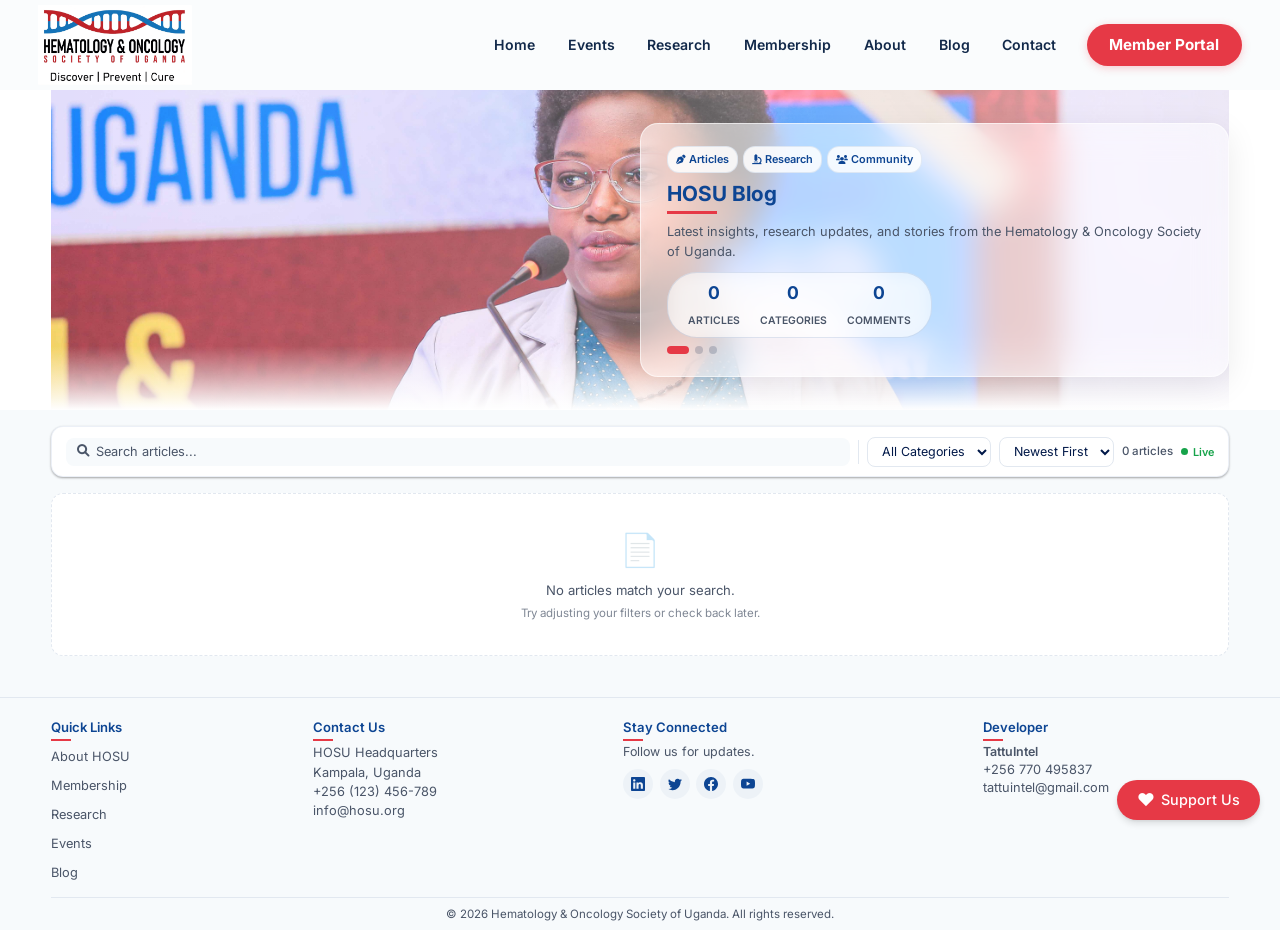
<file: blog.html>
<!DOCTYPE html>
<html lang="en">
<head>
    <meta charset="UTF-8">
    <meta name="viewport" content="width=device-width, initial-scale=1.0">
    <meta name="description" content="HOSU Blog - Latest insights, research updates, and stories from the Hematology & Oncology Society of Uganda">
    <title>Blog - HOSU</title>
    <link rel="preconnect" href="https://fonts.googleapis.com">
    <link rel="preconnect" href="https://fonts.gstatic.com" crossorigin>
    <link href="https://fonts.googleapis.com/css2?family=Inter:wght@400;500;600;700&display=swap" rel="stylesheet">
    <link rel="stylesheet" href="https://cdnjs.cloudflare.com/ajax/libs/font-awesome/6.0.0/css/all.min.css">
    <link rel="stylesheet" href="navbar.css">
    <link rel="stylesheet" href="donate-float.css">
    <style>
        :root {
            --primary-color: #e63946;
            --primary-light: #f8d7da;
            --primary-dark: #c81d2a;
            --secondary-color: #0d4593;
            --secondary-light: #e6f0ff;
            --secondary-dark: #072a5e;
            --text-color: #001848;
            --text-light: #4a5568;
            --background-light: #f1faee;
            --white: #ffffff;
            --accent-color: #a8dadc;
            --gray-100: #f7fafc;
            --gray-200: #edf2f7;
            --gray-300: #e2e8f0;
            --transition: all 0.3s ease;
            --shadow-sm: 0 1px 3px rgba(0,0,0,0.12), 0 1px 2px rgba(0,0,0,0.24);
            --shadow-md: 0 4px 6px rgba(0,0,0,0.1);
            --shadow-lg: 0 10px 15px -3px rgba(0,0,0,0.1);
            --navbar-height: 90px;
            --section-width: 92%;
            --section-max-width: 1280px;
        }
        * { margin: 0; padding: 0; box-sizing: border-box; }
        html { scroll-behavior: smooth; }
        body { font-family: 'Inter', sans-serif; line-height: 1.5; color: var(--text-color); background: var(--white); }
        a { text-decoration: none; color: inherit; }
        img { max-width: 100%; height: auto; }

        /* ── Hero (matching about.html) ── */
        .page-hero {
            padding-top: var(--navbar-height);
            position: relative;
            min-height: 380px;
            display: flex;
            align-items: center;
            justify-content: center;
            overflow: hidden;
        }
        .hero-inner {
            display: flex;
            width: var(--section-width);
            max-width: var(--section-max-width);
            gap: 3%;
            align-items: center;
            min-height: 320px;
            position: relative;
            z-index: 5;
        }
        .hero-content {
            width: 50%;
            margin-left: auto;
            z-index: 10;
            position: relative;
            min-height: 200px;
            background: rgba(255,255,255,0.55);
            -webkit-backdrop-filter: blur(16px) saturate(1.3);
            backdrop-filter: blur(16px) saturate(1.3);
            border: 1px solid rgba(255,255,255,0.6);
            border-radius: 18px;
            padding: 1.4rem 1.6rem;
            box-shadow: 0 8px 32px rgba(0,0,0,0.08);
        }
        .hero-slide { display: none; flex-direction: column; animation: heroFadeIn 0.6s ease; }
        .hero-slide.active { display: flex; }
        @keyframes heroFadeIn { from { opacity: 0; transform: translateY(10px); } to { opacity: 1; transform: translateY(0); } }

        .hero-image-container {
            position: absolute; inset: 0; width: 100%; height: 100%; overflow: hidden; z-index: 0;
        }
        .hero-image-container::after {
            content: ''; position: absolute; inset: 0; z-index: 2; pointer-events: none;
            background:
                linear-gradient(to right, rgba(255,255,255,0.1) 0%, rgba(255,255,255,0.25) 40%, rgba(255,255,255,0.45) 70%, rgba(255,255,255,0.6) 100%),
                linear-gradient(to bottom, transparent 80%, var(--white) 100%);
        }
        .hero-background {
            position: absolute; top: 0; left: 0; width: 100%; height: 100%;
            background-size: cover; background-position: center;
            transition: opacity 1s ease, transform 8s ease;
            opacity: 0; transform: scale(1.05);
        }
        .hero-background.active { opacity: 1; transform: scale(1); }
        .hero-background.bg-1 { background-image: url('img/IMG_7787.jpg'); }
        .hero-background.bg-2 { background-image: url('img/IMG_7770.jpg'); }
        .hero-background.bg-3 { background-image: url('img/IMG_7776.jpg'); }

        .hero-pills { display: flex; gap: 0.3rem; margin-bottom: 0.35rem; flex-wrap: wrap; }
        .hero-pill { background: rgba(255,255,255,0.85); color: var(--secondary-color); font-size: 0.68rem; font-weight: 600; padding: 0.25rem 0.5rem; border-radius: 12px; border: 1px solid rgba(13,69,147,0.1); display: inline-flex; align-items: center; gap: 0.2rem; }
        .hero-pill i { font-size: 0.6rem; }
        .hero-content h1 { font-size: 1.3rem; color: var(--secondary-color); font-weight: 700; margin-bottom: 0.3rem; position: relative; display: inline-block; }
        .hero-content h1::after { content: ''; position: absolute; bottom: -4px; left: 0; width: 50px; height: 2.5px; background: var(--primary-color); }
        .hero-content p { font-size: 0.8rem; color: var(--text-light); margin-top: 0.5rem; line-height: 1.55; }
        .hero-readmore { display: inline-flex; align-items: center; color: var(--primary-color); font-weight: 600; font-size: 0.82rem; transition: all 0.3s ease; margin-top: 0.25rem; cursor: pointer; }
        .hero-readmore:hover { color: #c81d2a; transform: translateX(4px); }

        .hero-stats { display: flex; gap: 1.25rem; margin-top: 0.65rem; background: rgba(255,255,255,0.45); -webkit-backdrop-filter: blur(10px); backdrop-filter: blur(10px); border: 1.5px solid rgba(13,69,147,0.12); border-radius: 30px; padding: 0.4rem 1.25rem; width: fit-content; animation: statsSlideUp 0.7s ease 0.2s both; }
        @keyframes statsSlideUp { from { opacity: 0; transform: translateY(15px); } to { opacity: 1; transform: translateY(0); } }
        .hero-stat { text-align: center; }
        .hero-stat-number { font-size: 1.1rem; font-weight: 700; color: var(--secondary-color); display: block; }
        .hero-stat-label { font-size: 0.65rem; color: var(--text-light); text-transform: uppercase; font-weight: 600; }
        .hero-indicators { display: flex; gap: 0.4rem; margin-top: 0.5rem; }
        .hero-dot { width: 8px; height: 8px; border-radius: 50%; background: rgba(18,41,74,0.2); cursor: pointer; transition: all 0.3s ease; }
        .hero-dot.active { background: var(--primary-color); width: 22px; border-radius: 4px; }

        /* ── Section Title ── */
        .section-title { text-align: center; font-size: 1.15rem; color: var(--secondary-color); font-weight: 700; margin-bottom: 0.5rem; overflow: visible; position: relative; z-index: 1; }
        .section-title::after { content: ''; display: block; width: 40px; height: 2.5px; background: var(--primary-color); margin: 0.3rem auto 0; border-radius: 2px; }

        /* ── Blog Section — tight, no waste ── */
        .blog-section { padding: 1rem 0 1.5rem; background: var(--gray-100); display: flex; justify-content: center; }
        .blog-container { width: var(--section-width); max-width: var(--section-max-width); }

        /* ── Unified Filter Toolbar ── */
        .filter-toolbar {
            display: flex; align-items: center; gap: 0.5rem; flex-wrap: wrap;
            background: var(--white); border: 1px solid rgba(13,69,147,0.08);
            border-radius: 12px; padding: 0.6rem 0.85rem; margin-bottom: 1rem;
            box-shadow: var(--shadow-sm);
        }
        .filter-toolbar .search-wrap {
            flex: 1; min-width: 180px; display: flex; align-items: center;
            background: var(--gray-100); border-radius: 8px; padding: 0.35rem 0.65rem;
            border: 1.5px solid transparent; transition: border-color 0.2s;
        }
        .filter-toolbar .search-wrap:focus-within { border-color: var(--secondary-color); }
        .filter-toolbar .search-wrap i { color: var(--text-light); font-size: 0.78rem; margin-right: 0.4rem; }
        .filter-toolbar .search-wrap input {
            flex: 1; border: none; background: transparent; font-size: 0.8rem;
            font-family: inherit; outline: none; color: var(--text-color);
        }
        .filter-toolbar .search-wrap input::placeholder { color: var(--text-light); }
        .filter-toolbar .filter-divider { width: 1px; height: 24px; background: var(--gray-300); flex-shrink: 0; }
        .filter-toolbar select {
            border: 1.5px solid var(--gray-300); border-radius: 8px; padding: 0.35rem 0.6rem;
            font-size: 0.78rem; font-family: inherit; color: var(--text-color);
            background: var(--white); cursor: pointer; outline: none; transition: border-color 0.2s;
        }
        .filter-toolbar select:focus { border-color: var(--secondary-color); }
        .filter-toolbar .result-count {
            font-size: 0.72rem; color: var(--text-light); font-weight: 500;
            margin-left: auto; white-space: nowrap;
        }
        .filter-toolbar .clear-btn {
            background: rgba(230,57,70,0.08); color: var(--primary-color); border: none;
            padding: 0.3rem 0.6rem; border-radius: 6px; font-size: 0.72rem;
            font-weight: 600; cursor: pointer; font-family: inherit; transition: var(--transition);
            display: none;
        }
        .filter-toolbar .clear-btn.show { display: inline-block; }
        .filter-toolbar .clear-btn:hover { background: var(--primary-color); color: var(--white); }

        /* ── Live update indicator ── */
        .live-dot { width: 7px; height: 7px; border-radius: 50%; background: #16a34a; display: inline-block; margin-right: 0.3rem; animation: livePulse 2s infinite; }
        @keyframes livePulse { 0%,100% { opacity: 1; } 50% { opacity: 0.4; } }
        .live-label { font-size: 0.68rem; color: #16a34a; font-weight: 600; display: inline-flex; align-items: center; }

        /* ── Blog List ── */
        .blog-grid {
            display: flex; flex-direction: column;
            gap: 0.45rem; margin-top: 0.6rem;
        }
        .blog-card {
            background: var(--white); border-radius: 8px; overflow: hidden;
            box-shadow: 0 1px 2px rgba(0,0,0,0.06); border: 1px solid rgba(13,69,147,0.06);
            transition: transform 0.15s ease, box-shadow 0.15s ease;
            display: flex; flex-direction: row; cursor: pointer; align-items: stretch;
        }
        .blog-card:hover { transform: translateX(2px); box-shadow: var(--shadow-sm); }
        .blog-card-img { width: 120px; min-width: 120px; height: 82px; position: relative; overflow: hidden; flex-shrink: 0; }
        .blog-card-img img { width: 100%; height: 100%; object-fit: cover; transition: transform 0.3s ease; }
        .blog-card:hover .blog-card-img img { transform: scale(1.05); }
        .blog-card-body { padding: 0.4rem 0.7rem; flex-grow: 1; display: flex; flex-direction: column; justify-content: center; min-width: 0; }
        .blog-card-cat { color: var(--primary-color); font-size: 0.56rem; font-weight: 600; text-transform: uppercase; letter-spacing: 0.03em; margin-bottom: 0.05rem; }
        .blog-card-body h3 { font-size: 0.78rem; margin-bottom: 0.1rem; color: var(--secondary-color); font-weight: 700; line-height: 1.25; white-space: nowrap; overflow: hidden; text-overflow: ellipsis; }
        .blog-card-body .card-excerpt { color: var(--text-light); font-size: 0.7rem; line-height: 1.4; display: -webkit-box; -webkit-line-clamp: 1; -webkit-box-orient: vertical; overflow: hidden; margin-bottom: 0.2rem; }
        .blog-card-meta { display: flex; align-items: center; gap: 0.6rem; margin-top: auto; font-size: 0.64rem; color: var(--text-light); }
        .blog-card-meta .meta-author { display: flex; align-items: center; gap: 0.25rem; }
        .blog-card-meta .meta-author img { width: 16px; height: 16px; border-radius: 50%; object-fit: cover; }
        .blog-card-meta .meta-date { font-size: 0.62rem; color: var(--text-light); }
        .blog-card-comment { display: flex; align-items: center; gap: 0.15rem; font-size: 0.62rem; color: var(--text-light); }
        .blog-card-comment i { font-size: 0.56rem; }

        /* ── Pagination ── */
        .pagination { display: flex; justify-content: center; gap: 0.4rem; margin-top: 1.1rem; }
        .pagination a {
            width: 34px; height: 34px; display: flex; align-items: center; justify-content: center;
            border-radius: 8px; background: var(--white); color: var(--text-light); font-weight: 600;
            transition: var(--transition); box-shadow: var(--shadow-sm); cursor: pointer; font-size: 0.8rem;
            border: 1.5px solid transparent;
        }
        .pagination a:hover { border-color: var(--secondary-color); color: var(--secondary-color); transform: translateY(-1px); }
        .pagination a.active { background: var(--secondary-color); color: var(--white); border-color: var(--secondary-color); }
        .pagination a.disabled { opacity: 0.35; pointer-events: none; }

        /* ── Article Detail Overlay ── */
        .article-overlay {
            position: fixed; inset: 0; background: rgba(0,0,0,0.55); z-index: 2000;
            display: flex; justify-content: center; align-items: center; padding: 1rem;
            opacity: 0; visibility: hidden; transition: var(--transition); -webkit-backdrop-filter: blur(6px); backdrop-filter: blur(6px);
        }
        .article-overlay.active { opacity: 1; visibility: visible; }
        .article-detail {
            background: var(--white); border-radius: 14px; width: 100%; max-width: 680px;
            max-height: 92vh; display: flex; flex-direction: column;
            position: relative; animation: heroFadeIn 0.3s ease;
            box-shadow: 0 20px 60px rgba(0,0,0,0.2);
        }
        .article-detail-hero { position: relative; height: 200px; overflow: hidden; flex-shrink: 0; border-radius: 14px 14px 0 0; }
        .article-detail-hero img { width: 100%; height: 100%; object-fit: cover; }
        .article-detail-hero .hero-gradient { position: absolute; bottom: 0; left: 0; right: 0; height: 80px; background: linear-gradient(transparent, rgba(0,0,0,0.5)); }
        .article-detail-hero .close-article {
            position: absolute; top: 0.6rem; right: 0.6rem;
            background: rgba(255,255,255,0.92); border: none; width: 30px; height: 30px;
            border-radius: 50%; cursor: pointer; font-size: 1rem; transition: var(--transition);
            display: flex; align-items: center; justify-content: center; z-index: 5;
            box-shadow: 0 2px 8px rgba(0,0,0,0.15);
        }
        .article-detail-hero .close-article:hover { background: var(--primary-color); color: var(--white); }
        .article-scroll { overflow-y: auto; flex: 1; }
        .article-detail-content { padding: 1.2rem 1.5rem 0.8rem; }
        .article-detail-content .detail-cat {
            display: inline-block; background: var(--secondary-light); color: var(--secondary-color);
            padding: 0.12rem 0.45rem; border-radius: 20px; font-size: 0.62rem; font-weight: 600;
            text-transform: uppercase; margin-bottom: 0.35rem;
        }
        .article-detail-content h1 { font-size: 1.15rem; color: var(--secondary-color); font-weight: 700; margin-bottom: 0.35rem; line-height: 1.3; }
        .article-detail-content .detail-meta {
            display: flex; align-items: center; gap: 0.6rem; font-size: 0.72rem;
            color: var(--text-light); margin-bottom: 0.8rem; padding-bottom: 0.6rem;
            border-bottom: 1px solid var(--gray-200); flex-wrap: wrap;
        }
        .article-detail-content .detail-meta img { width: 28px; height: 28px; border-radius: 50%; object-fit: cover; }
        .article-detail-content .detail-meta .author-name { font-weight: 600; color: var(--text-color); }
        .article-detail-content .article-body { font-size: 0.82rem; line-height: 1.65; color: var(--text-color); }
        .article-detail-content .article-body p { margin-bottom: 0.6rem; }

        /* ── Comments Section (in popup) ── */
        .comments-section { padding: 0.8rem 1.5rem 1rem; border-top: 1px solid var(--gray-200); }
        .comments-header { display: flex; align-items: center; justify-content: space-between; margin-bottom: 0.5rem; }
        .comments-header h3 { font-size: 0.82rem; color: var(--secondary-color); font-weight: 700; }
        .comments-header .comment-count-badge { background: var(--secondary-light); color: var(--secondary-color); padding: 0.1rem 0.4rem; border-radius: 10px; font-size: 0.62rem; font-weight: 600; }
        .comments-list { max-height: 200px; overflow-y: auto; margin-bottom: 0.6rem; }
        .comments-list::-webkit-scrollbar { width: 4px; }
        .comments-list::-webkit-scrollbar-thumb { background: var(--gray-300); border-radius: 4px; }
        .comment-item { padding: 0.5rem 0; border-bottom: 1px solid var(--gray-100); display: flex; gap: 0.5rem; align-items: flex-start; }
        .comment-item:last-child { border-bottom: none; }
        .comment-avatar { width: 28px; height: 28px; border-radius: 50%; background: var(--secondary-light); color: var(--secondary-color); display: flex; align-items: center; justify-content: center; font-size: 0.65rem; font-weight: 700; flex-shrink: 0; }
        .comment-body { flex: 1; min-width: 0; }
        .comment-author { font-weight: 600; font-size: 0.72rem; color: var(--text-color); }
        .comment-date { font-size: 0.62rem; color: var(--text-light); margin-left: 0.3rem; }
        .comment-text { font-size: 0.74rem; color: var(--text-light); margin-top: 0.1rem; line-height: 1.45; }
        .comment-delete { background: none; border: none; color: var(--text-light); font-size: 0.6rem; cursor: pointer; padding: 0.15rem 0.3rem; border-radius: 4px; transition: all 0.15s; flex-shrink: 0; }
        .comment-delete:hover { background: rgba(230,57,70,0.1); color: var(--primary-color); }
        .no-comments { font-size: 0.74rem; color: var(--text-light); font-style: italic; text-align: center; padding: 0.8rem 0; }

        /* ── Comment Form ── */
        .comment-form { display: flex; gap: 0.4rem; align-items: flex-end; }
        .comment-form .cf-fields { flex: 1; display: flex; flex-direction: column; gap: 0.3rem; }
        .comment-form input, .comment-form textarea {
            width: 100%; padding: 0.4rem 0.6rem; border: 1.5px solid var(--gray-300);
            border-radius: 7px; font-size: 0.75rem; font-family: inherit;
            color: var(--text-color); outline: none; transition: border-color 0.2s;
        }
        .comment-form input:focus, .comment-form textarea:focus { border-color: var(--secondary-color); }
        .comment-form textarea { resize: none; min-height: 52px; line-height: 1.4; }
        .comment-form input::placeholder, .comment-form textarea::placeholder { color: var(--text-light); font-size: 0.72rem; }
        .cf-submit {
            padding: 0.4rem 0.8rem; background: var(--secondary-color); color: var(--white);
            border: none; border-radius: 7px; font-size: 0.72rem; font-weight: 600;
            cursor: pointer; font-family: inherit; transition: all 0.2s; white-space: nowrap;
            align-self: flex-end;
        }
        .cf-submit:hover { background: #072a5e; }
        .cf-submit:disabled { background: var(--gray-300); cursor: not-allowed; }
        .comment-login-hint { font-size: 0.7rem; color: var(--text-light); text-align: center; padding: 0.5rem 0; }
        .comment-login-hint a { color: var(--secondary-color); font-weight: 600; }

        /* ── Empty States ── */
        .empty-state {
            text-align: center; grid-column: 1/-1; padding: 2rem 1.5rem; color: var(--text-light);
            font-size: 0.82rem; background: var(--white); border-radius: 12px;
            border: 1px dashed var(--gray-300);
        }
        .empty-state .empty-icon { display: block; font-size: 2rem; margin-bottom: 0.4rem; opacity: 0.4; }
        .empty-state .empty-sub { display: block; font-size: 0.72rem; margin-top: 0.3rem; opacity: 0.7; }

        /* ── Footer (matching about.html) ── */
        footer { background: var(--gray-100); padding: 1rem 0 0.4rem; border-top: 1px solid var(--gray-300); }
        .footer-content { display: grid; grid-template-columns: 1fr 1.2fr 1.4fr 1fr; gap: 1rem; width: var(--section-width); max-width: var(--section-max-width); margin: 0 auto; }
        .footer-section h4 { color: var(--secondary-color); font-size: 0.82rem; font-weight: 600; margin-bottom: 0.35rem; position: relative; display: inline-block; }
        .footer-section h4::after { content: ''; position: absolute; bottom: -3px; left: 0; width: 20px; height: 2px; background: var(--primary-color); }
        .footer-section ul { list-style: none; }
        .footer-section li { margin-bottom: 0.3rem; }
        .footer-section a { color: var(--text-light); font-size: 0.8rem; transition: var(--transition); }
        .footer-section a:hover { color: var(--primary-color); }
        .footer-section address { font-style: normal; font-size: 0.8rem; color: var(--text-light); line-height: 1.5; }
        .footer-section p { font-size: 0.78rem; color: var(--text-light); line-height: 1.4; }
        .social-links { display: flex; gap: 0.4rem; margin-top: 0.5rem; }
        .social-links a { width: 30px; height: 30px; border-radius: 50%; background: var(--gray-200); display: flex; align-items: center; justify-content: center; color: var(--secondary-color); transition: var(--transition); }
        .social-links a:hover { background: var(--secondary-color); color: var(--white); }
        .footer-dev-name { font-size: 0.8rem; font-weight: 600; color: var(--secondary-color); }
        .footer-dev-contact { font-size: 0.75rem; color: var(--text-light); }
        .copyright { text-align: center; margin-top: 0.6rem; padding-top: 0.5rem; border-top: 1px solid var(--gray-300); font-size: 0.72rem; color: var(--text-light); width: var(--section-width); max-width: var(--section-max-width); margin-left: auto; margin-right: auto; }

        /* ── Login Popup ── */
        .login-trigger-wrap { position: relative; }
        .login-float-popup { display: none; position: absolute; top: calc(100% + 10px); right: 0; z-index: 1001; width: 280px; background: rgba(255,255,255,0.9); -webkit-backdrop-filter: blur(20px); backdrop-filter: blur(20px); border: 1px solid rgba(255,255,255,0.5); border-radius: 12px; padding: 1rem; box-shadow: var(--shadow-lg); }
        .login-float-popup.active { display: block; }
        .login-float-popup::after { content: ''; position: absolute; top: -6px; right: 20px; width: 12px; height: 12px; background: rgba(255,255,255,0.9); border-top: 1px solid rgba(255,255,255,0.5); border-left: 1px solid rgba(255,255,255,0.5); transform: rotate(45deg); }
        .lfp-close { position: absolute; top: 0.5rem; right: 0.5rem; width: 20px; height: 20px; background: rgba(0,0,0,0.05); border: none; border-radius: 50%; font-size: 0.8rem; cursor: pointer; display: flex; align-items: center; justify-content: center; }
        .lfp-close:hover { background: var(--primary-color); color: var(--white); }

        /* ── Responsive ── */
        @media (max-width: 768px) {
            .page-hero { min-height: 280px; }
            .hero-inner { flex-direction: column; min-height: 0; padding: 1rem 0; }
            .hero-content { width: 92%; margin: 0 auto; text-align: center; align-items: center; padding: 1.2rem; background: rgba(255,255,255,0.7); -webkit-backdrop-filter: blur(14px); backdrop-filter: blur(14px); }
            .hero-content h1::after { left: 50%; transform: translateX(-50%); }
            .hero-image-container { position: absolute; inset: 0; width: 100%; height: 100%; border-radius: 0; }
            .hero-image-container::after { background: linear-gradient(to bottom, rgba(255,255,255,0.15) 0%, rgba(255,255,255,0.3) 50%, var(--white) 100%); }
            .hero-stats { margin: 0.75rem auto 0; }
            .hero-pills { justify-content: center; }
            .hero-indicators { justify-content: center; }
            .blog-card-img { width: 90px; min-width: 90px; height: 68px; }
            .filter-toolbar { flex-direction: column; gap: 0.4rem; }
            .filter-toolbar .search-wrap { width: 100%; }
            .filter-toolbar .filter-divider { display: none; }
            .filter-toolbar .filter-row { display: flex; gap: 0.4rem; width: 100%; }
            .filter-toolbar select { flex: 1; }
            .footer-content { grid-template-columns: 1fr 1fr; }
            .article-detail-hero { height: 150px; }
            .article-detail-content { padding: 1rem 1rem 0.6rem; }
            .comments-section { padding: 0.6rem 1rem 0.8rem; }
            .comment-form { flex-direction: column; }
            .cf-submit { width: 100%; }
        }
        @media (max-width: 480px) {
            .footer-content { grid-template-columns: 1fr; }
            .hero-stats { flex-direction: column; gap: 0.5rem; border-radius: 12px; padding: 0.6rem 1.25rem; }
            .blog-card-img { width: 80px; min-width: 80px; height: 60px; }
            .blog-card-body h3 { font-size: 0.74rem; }
            .blog-card-body .card-excerpt { -webkit-line-clamp: 1; }
        }
    </style>
</head>
<body>
    <!-- Navbar -->
    <nav class="navbar">
        <div class="navbar-container">
            <div class="logo">
                <img src="img/logo2.png" alt="HOSU - Hematology &amp; Oncology Society of Uganda" loading="eager">
            </div>
            <div class="nav-links">
                <a href="index.html">Home</a>
                <a href="events.html">Events</a>
                <a href="research.html">Research</a>
                <a href="membership.html">Membership</a>
                <a href="about.html">About</a>
                <a href="blog.html">Blog</a>
                <a href="contact.html">Contact</a>
                <div class="login-trigger-wrap">
                    <a href="#" class="cta-button login-trigger" onclick="toggleLoginPopup(event)">Member Portal</a>
                    <div class="login-float-popup" id="loginPopup"></div>
                </div>
            </div>
            <div class="menu-toggle" role="button" tabindex="0" aria-label="Toggle navigation menu" aria-expanded="false">&#9776;</div>
        </div>
    </nav>

    <!-- Hero -->
    <section class="page-hero">
        <div class="hero-inner">
            <div class="hero-image-container" id="heroImageContainer">
                <div class="hero-background bg-1 active"></div>
                <div class="hero-background bg-2"></div>
                <div class="hero-background bg-3"></div>
            </div>
            <div class="hero-content">
                <article class="hero-slide active" data-slide="intro">
                    <div class="hero-pills">
                        <span class="hero-pill"><i class="fas fa-pen-nib"></i> Articles</span>
                        <span class="hero-pill"><i class="fas fa-microscope"></i> Research</span>
                        <span class="hero-pill"><i class="fas fa-users"></i> Community</span>
                    </div>
                    <h1>HOSU Blog</h1>
                    <p>Latest insights, research updates, and stories from the Hematology &amp; Oncology Society of Uganda.</p>
                    <div class="hero-stats">
                        <div class="hero-stat">
                            <span class="hero-stat-number" id="hero-total">—</span>
                            <span class="hero-stat-label">Articles</span>
                        </div>
                        <div class="hero-stat">
                            <span class="hero-stat-number" id="hero-cats">—</span>
                            <span class="hero-stat-label">Categories</span>
                        </div>
                        <div class="hero-stat">
                            <span class="hero-stat-number" id="hero-comments">—</span>
                            <span class="hero-stat-label">Comments</span>
                        </div>
                    </div>
                </article>

                <article class="hero-slide" data-slide="research">
                    <div class="hero-pills">
                        <span class="hero-pill"><i class="fas fa-flask"></i> Science</span>
                        <span class="hero-pill"><i class="fas fa-chart-line"></i> Impact</span>
                    </div>
                    <h1>Research Updates</h1>
                    <p>Stay informed with the latest findings in hematology and oncology research from Uganda and beyond.</p>
                    <a href="#blogContent" class="hero-readmore">Browse Articles &rarr;</a>
                </article>

                <article class="hero-slide" data-slide="community">
                    <div class="hero-pills">
                        <span class="hero-pill"><i class="fas fa-heart-pulse"></i> Stories</span>
                        <span class="hero-pill"><i class="fas fa-hand-holding-heart"></i> Support</span>
                    </div>
                    <h1>Community Stories</h1>
                    <p>Hear from healthcare professionals, patients, and advocates transforming cancer care across Uganda.</p>
                    <a href="#blogContent" class="hero-readmore">Read Stories &rarr;</a>
                </article>

                <div class="hero-indicators">
                    <span class="hero-dot active" data-index="0" aria-label="Blog"></span>
                    <span class="hero-dot" data-index="1" aria-label="Research"></span>
                    <span class="hero-dot" data-index="2" aria-label="Community"></span>
                </div>
            </div>
        </div>
    </section>

    <!-- Blog Content -->
    <section class="blog-section" id="blogContent">
        <div class="blog-container">
            <!-- Unified Filter Toolbar -->
            <div class="filter-toolbar">
                <div class="search-wrap">
                    <i class="fas fa-search"></i>
                    <input type="text" id="searchInput" placeholder="Search articles..." autocomplete="off">
                </div>
                <div class="filter-divider"></div>
                <select id="catFilter" aria-label="Filter by category">
                    <option value="">All Categories</option>
                </select>
                <select id="sortFilter" aria-label="Sort articles">
                    <option value="newest">Newest First</option>
                    <option value="oldest">Oldest First</option>
                    <option value="a-z">A — Z</option>
                    <option value="z-a">Z — A</option>
                </select>
                <button class="clear-btn" id="clearFilters" aria-label="Clear filters">Clear</button>
                <span class="result-count" id="resultCount"></span>
                <span class="live-label"><span class="live-dot"></span>Live</span>
            </div>

            <!-- Blog Grid -->
            <div class="blog-grid" id="blogGrid">
                <div class="empty-state">
                    <span class="empty-icon">📄</span>
                    No articles published yet. Stay tuned for upcoming content.
                    <span class="empty-sub">Articles will appear here once published by HOSU contributors.</span>
                </div>
            </div>

            <!-- Pagination -->
            <div class="pagination" id="blogPagination"></div>
        </div>
    </section>

    <!-- Article Detail Overlay -->
    <div class="article-overlay" id="articleOverlay">
        <div class="article-detail" id="articleDetail"></div>
    </div>

    <!-- Footer -->
    <footer>
        <div class="footer-content">
            <div class="footer-section">
                <h4>Quick Links</h4>
                <ul>
                    <li><a href="about.html">About HOSU</a></li>
                    <li><a href="membership.html">Membership</a></li>
                    <li><a href="research.html">Research</a></li>
                    <li><a href="events.html">Events</a></li>
                    <li><a href="blog.html">Blog</a></li>
                </ul>
            </div>
            <div class="footer-section">
                <h4>Contact Us</h4>
                <address>
                    HOSU Headquarters<br>
                    Kampala, Uganda<br>
                    <a href="tel:+256123456789">+256 (123) 456-789</a><br>
                    <a href="mailto:info@hosu.org">info@hosu.org</a>
                </address>
            </div>
            <div class="footer-section">
                <h4>Stay Connected</h4>
                <p>Follow us for updates.</p>
                <div class="social-links">
                    <a href="#" aria-label="LinkedIn"><svg width="14" height="14" fill="currentColor" viewBox="0 0 16 16"><path d="M0 1.146C0 .513.526 0 1.175 0h13.65C15.474 0 16 .513 16 1.146v13.708c0 .633-.526 1.146-1.175 1.146H1.175C.526 16 0 15.487 0 14.854V1.146zm4.943 12.248V6.169H2.542v7.225h2.401zm-1.2-8.212c.837 0 1.358-.554 1.358-1.248-.015-.709-.52-1.248-1.342-1.248-.822 0-1.359.54-1.359 1.248 0 .694.521 1.248 1.327 1.248h.016zm4.908 8.212V9.359c0-.216.016-.432.08-.586.173-.431.568-.878 1.232-.878.869 0 1.216.662 1.216 1.634v3.865h2.401V9.25c0-2.22-1.184-3.252-2.764-3.252-1.274 0-1.845.7-2.165 1.193v.025h-.016a5.54 5.54 0 0 1 .016-.025V6.169h-2.4c.03.678 0 7.225 0 7.225h2.4z"/></svg></a>
                    <a href="#" aria-label="Twitter"><svg width="14" height="14" fill="currentColor" viewBox="0 0 16 16"><path d="M5.026 15c6.038 0 9.341-5.003 9.341-9.334 0-.14 0-.282-.006-.422A6.685 6.685 0 0 0 16 3.542a6.658 6.658 0 0 1-1.889.518 3.301 3.301 0 0 0 1.447-1.817 6.533 6.533 0 0 1-2.087.793A3.286 3.286 0 0 0 7.875 6.03a9.325 9.325 0 0 1-6.767-3.429 3.289 3.289 0 0 0 1.018 4.382A3.323 3.323 0 0 1 .64 6.575v.045a3.288 3.288 0 0 0 2.632 3.218 3.203 3.203 0 0 1-.865.115 3.23 3.23 0 0 1-.614-.057 3.283 3.283 0 0 0 3.067 2.277A6.588 6.588 0 0 1 .78 13.58a6.32 6.32 0 0 1-.78-.045A9.344 9.344 0 0 0 5.026 15z"/></svg></a>
                    <a href="#" aria-label="Facebook"><svg width="14" height="14" fill="currentColor" viewBox="0 0 16 16"><path d="M16 8.049c0-4.446-3.582-8.05-8-8.05C3.58 0-.002 3.603-.002 8.05c0 4.017 2.926 7.347 6.75 7.951v-5.625h-2.03V8.05H6.75V6.275c0-2.017 1.195-3.131 3.022-3.131.876 0 1.791.157 1.791.157v1.98h-1.009c-.993 0-1.303.621-1.303 1.258v1.51h2.218l-.354 2.326H9.25V16c3.824-.604 6.75-3.934 6.75-7.951z"/></svg></a>
                    <a href="#" aria-label="YouTube"><svg width="14" height="14" fill="currentColor" viewBox="0 0 16 16"><path d="M8.051 1.999h.089c.822.003 4.987.033 6.11.335a2.01 2.01 0 0 1 1.415 1.42c.101.38.172.883.22 1.402l.01.104.022.26.008.104c.065.914.073 1.77.074 1.957v.075c-.001.194-.01 1.108-.082 2.06l-.008.105-.009.104c-.05.572-.124 1.14-.235 1.558a2.007 2.007 0 0 1-1.415 1.42c-1.16.312-5.569.334-6.18.335h-.142c-.309 0-1.587-.006-2.927-.052l-.17-.006-.087-.004-.171-.007-.171-.007c-1.11-.049-2.167-.128-2.654-.26a2.007 2.007 0 0 1-1.415-1.419c-.111-.417-.185-.986-.235-1.558L.09 9.82l-.008-.104A31.4 31.4 0 0 1 0 7.68v-.123c.002-.215.01-.958.064-1.778l.007-.103.003-.052.008-.104.022-.26.01-.104c.048-.519.119-1.023.22-1.402a2.007 2.007 0 0 1 1.415-1.42c.487-.13 1.544-.21 2.654-.26l.17-.007.172-.006.086-.003.171-.007A99.788 99.788 0 0 1 7.858 2h.193zM6.4 5.209v4.818l4.157-2.408L6.4 5.209z"/></svg></a>
                </div>
            </div>
            <div class="footer-section">
                <h4>Developer</h4>
                <p class="footer-dev-name">TattuIntel</p>
                <p class="footer-dev-contact"><a href="tel:+256770495837">+256 770 495837</a></p>
                <p class="footer-dev-contact"><a href="mailto:tattuintel@gmail.com">tattuintel@gmail.com</a></p>
            </div>
        </div>
        <div class="copyright">
            <p>&copy; 2026 Hematology &amp; Oncology Society of Uganda. All rights reserved.</p>
        </div>
    </footer>

    <script>
    (function() {
        'use strict';

        /* ── Navbar ── */
        var navbar = document.querySelector('.navbar');
        window.addEventListener('scroll', function() {
            navbar.classList.toggle('scrolled', window.pageYOffset > 50);
        });
        var menuToggle = document.querySelector('.menu-toggle');
        var navLinks = document.querySelector('.nav-links');
        menuToggle.addEventListener('click', function(e) {
            e.stopPropagation();
            var open = navLinks.classList.toggle('active');
            menuToggle.setAttribute('aria-expanded', open);
            menuToggle.innerHTML = open ? '&#10005;' : '&#9776;';
        });
        document.addEventListener('click', function(e) {
            if (!e.target.closest('.nav-links') && !e.target.closest('.menu-toggle')) {
                navLinks.classList.remove('active');
                menuToggle.setAttribute('aria-expanded', 'false');
                menuToggle.innerHTML = '&#9776;';
            }
        });

        /* ── Hero Slideshow ── */
        var heroIndex = 0;
        var heroSlides = document.querySelectorAll('.hero-slide');
        var heroBgs = document.querySelectorAll('.hero-background');
        var heroDots = document.querySelectorAll('.hero-dot');

        function showHeroSlide(i) {
            heroSlides.forEach(function(s) { s.classList.remove('active'); });
            heroBgs.forEach(function(b) { b.classList.remove('active'); });
            heroDots.forEach(function(d) { d.classList.remove('active'); });
            heroSlides[i].classList.add('active');
            heroBgs[i % heroBgs.length].classList.add('active');
            heroDots[i].classList.add('active');
            heroIndex = i;
        }
        var heroTimer = setInterval(function() {
            showHeroSlide((heroIndex + 1) % heroSlides.length);
        }, 6000);
        heroDots.forEach(function(dot) {
            dot.addEventListener('click', function() {
                showHeroSlide(parseInt(dot.dataset.index, 10));
                clearInterval(heroTimer);
                heroTimer = setInterval(function() { showHeroSlide((heroIndex + 1) % heroSlides.length); }, 6000);
            });
        });

        /* ── State ── */
        var POSTS_PER_PAGE = 12;
        var allPosts = [];
        var filteredPosts = [];
        var currentPage = 1;
        var lastDataHash = '';
        var POLL_INTERVAL = 8000; // 8s real-time polling

        /* ── Helpers ── */
        function esc(str) {
            var d = document.createElement('div');
            d.textContent = str || '';
            return d.innerHTML;
        }
        function truncate(text, max) {
            if (!text) return '';
            var plain = text.replace(/<[^>]*>/g, '');
            return plain.length > max ? plain.substring(0, max) + '\u2026' : plain;
        }
        function fixPath(p) { return (p || '').replace(/\\\\/g, '/').replace(/\\/g, '/'); }
        function simpleHash(arr) {
            return arr.map(function(p) { return p.id + ':' + (p.title || '') + ':' + (p.created_at || ''); }).join('|');
        }

        /* ── Fetch Posts ── */
        function loadPosts(isPolling) {
            fetch('api.php?action=get_posts')
                .then(function(r) { return r.json(); })
                .then(function(posts) {
                    if (!Array.isArray(posts)) posts = [];
                    var hash = simpleHash(posts);
                    if (isPolling && hash === lastDataHash) return; // no changes
                    lastDataHash = hash;
                    allPosts = posts;
                    buildCategoryFilter();
                    applyFilters();
                    updateHeroStats();
                })
                .catch(function() {
                    if (!isPolling) { allPosts = []; applyFilters(); updateHeroStats(); }
                });
        }

        /* ── Real-time Polling ── */
        setInterval(function() { loadPosts(true); }, POLL_INTERVAL);

        /* ── Hero Stats ── */
        function updateHeroStats() {
            document.getElementById('hero-total').textContent = allPosts.length || '0';
            var cats = [];
            allPosts.forEach(function(p) { if (p.category && cats.indexOf(p.category) === -1) cats.push(p.category); });
            document.getElementById('hero-cats').textContent = cats.length || '0';
            var comments = allPosts.reduce(function(s, p) { return s + parseInt(p.comment_count || 0, 10); }, 0);
            document.getElementById('hero-comments').textContent = comments || '0';
        }

        /* ── Build Category Dropdown ── */
        function buildCategoryFilter() {
            var sel = document.getElementById('catFilter');
            var current = sel.value;
            var cats = [];
            allPosts.forEach(function(p) { if (p.category && cats.indexOf(p.category) === -1) cats.push(p.category); });
            cats.sort();
            sel.innerHTML = '<option value="">All Categories</option>';
            cats.forEach(function(c) {
                sel.innerHTML += '<option value="' + esc(c) + '"' + (c === current ? ' selected' : '') + '>' + esc(c) + '</option>';
            });
        }

        /* ── Apply All Filters ── */
        function applyFilters() {
            var q = document.getElementById('searchInput').value.trim().toLowerCase();
            var cat = document.getElementById('catFilter').value;
            var sort = document.getElementById('sortFilter').value;

            filteredPosts = allPosts.filter(function(p) {
                var matchQ = !q || (p.title || '').toLowerCase().indexOf(q) !== -1
                    || (p.content || '').toLowerCase().indexOf(q) !== -1
                    || (p.author || '').toLowerCase().indexOf(q) !== -1
                    || (p.category || '').toLowerCase().indexOf(q) !== -1;
                var matchCat = !cat || p.category === cat;
                return matchQ && matchCat;
            });

            // Sort
            filteredPosts.sort(function(a, b) {
                if (sort === 'oldest') return (a.id || 0) - (b.id || 0);
                if (sort === 'a-z') return (a.title || '').localeCompare(b.title || '');
                if (sort === 'z-a') return (b.title || '').localeCompare(a.title || '');
                return (b.id || 0) - (a.id || 0); // newest
            });

            // Show/hide clear button
            var clearBtn = document.getElementById('clearFilters');
            if (q || cat || sort !== 'newest') {
                clearBtn.classList.add('show');
            } else {
                clearBtn.classList.remove('show');
            }

            // Result count
            document.getElementById('resultCount').textContent =
                filteredPosts.length + ' article' + (filteredPosts.length !== 1 ? 's' : '');

            currentPage = 1;
            renderGrid();
        }

        /* ── (Featured removed — all posts in grid) ── */


        /* ── Render Grid ── */
        function renderGrid() {
            var grid = document.getElementById('blogGrid');
            var pagEl = document.getElementById('blogPagination');
            var posts = filteredPosts;

            if (posts.length === 0) {
                grid.innerHTML = filteredPosts.length === 0
                    ? '<div class="empty-state"><span class="empty-icon">📄</span>No articles match your search.<span class="empty-sub">Try adjusting your filters or check back later.</span></div>'
                    : '<div class="empty-state"><span class="empty-icon">✨</span>More articles coming soon!<span class="empty-sub">Check back for additional content from HOSU contributors.</span></div>';
                pagEl.innerHTML = '';
                return;
            }

            var totalPages = Math.ceil(posts.length / POSTS_PER_PAGE);
            if (currentPage > totalPages) currentPage = totalPages;
            var start = (currentPage - 1) * POSTS_PER_PAGE;
            var pageItems = posts.slice(start, start + POSTS_PER_PAGE);

            grid.innerHTML = pageItems.map(function(p) {
                var img = fixPath(p.image) || 'uploads/default-blog.jpg';
                var avatar = fixPath(p.avatar) || 'uploads/default-avatar.jpg';
                return '<div class="blog-card" data-id="' + p.id + '">'
                    + '<div class="blog-card-img"><img src="' + esc(img) + '" alt="' + esc(p.title) + '" loading="lazy"></div>'
                    + '<div class="blog-card-body">'
                    + '<span class="blog-card-cat">' + esc(p.category) + '</span>'
                    + '<h3>' + esc(p.title) + '</h3>'
                    + '<p class="card-excerpt">' + esc(truncate(p.content, 110)) + '</p>'
                    + '<div class="blog-card-meta">'
                    + '<div class="meta-author"><img src="' + esc(avatar) + '" alt=""><span>' + esc(p.author) + '</span></div>'
                    + '<span class="blog-card-comment"><i class="far fa-comment"></i> ' + (p.comment_count || 0) + '</span>'
                    + '<span class="meta-date">' + (p.formatted_date || '') + '</span>'
                    + '</div></div></div>';
            }).join('');

            // Attach click handlers
            grid.querySelectorAll('.blog-card').forEach(function(card) {
                card.addEventListener('click', function() {
                    openArticle(card.dataset.id);
                });
            });

            // Pagination
            if (totalPages <= 1) { pagEl.innerHTML = ''; return; }
            var html = '<a class="' + (currentPage === 1 ? 'disabled' : '') + '" data-page="' + (currentPage - 1) + '">&larr;</a>';
            for (var i = 1; i <= totalPages; i++) {
                html += '<a class="' + (i === currentPage ? 'active' : '') + '" data-page="' + i + '">' + i + '</a>';
            }
            html += '<a class="' + (currentPage === totalPages ? 'disabled' : '') + '" data-page="' + (currentPage + 1) + '">&rarr;</a>';
            pagEl.innerHTML = html;
            pagEl.querySelectorAll('a').forEach(function(a) {
                a.addEventListener('click', function() {
                    var pg = parseInt(a.dataset.page, 10);
                    if (pg >= 1 && pg <= totalPages) {
                        currentPage = pg;
                        renderGrid();
                        document.getElementById('blogContent').scrollIntoView({ behavior: 'smooth', block: 'start' });
                    }
                });
            });
        }

        /* ── Article Detail Overlay ── */
        var _currentArticleId = null;
        var _isAdmin = false;

        function closeArticleOverlay() {
            document.getElementById('articleOverlay').classList.remove('active');
            document.body.style.overflow = '';
            _currentArticleId = null;
        }

        function openArticle(id) {
            var p = allPosts.find(function(x) { return String(x.id) === String(id); });
            if (!p) return;
            _currentArticleId = p.id;
            var img = fixPath(p.image) || 'uploads/default-blog.jpg';
            var avatar = fixPath(p.avatar) || 'uploads/default-avatar.jpg';

            // Convert plain text content to paragraphs
            var bodyContent = (p.content || '').split(/\n\n+/).map(function(para) {
                return '<p>' + esc(para.trim()) + '</p>';
            }).join('');

            // Comment form — show name field for non-logged-in, or auto-fill for logged-in
            var commentFormHtml = '';
            if (_loginState && _loginState.loggedIn) {
                commentFormHtml =
                    '<div class="comment-form" id="commentForm">'
                    + '<div class="cf-fields">'
                    + '<input type="text" id="cf-name" value="' + esc(_loginState.user.username) + '" readonly style="background:var(--gray-100);cursor:default;">'
                    + '<textarea id="cf-text" placeholder="Write a comment..." rows="2"></textarea>'
                    + '</div>'
                    + '<button class="cf-submit" onclick="submitComment()">Post</button>'
                    + '</div>';
            } else {
                commentFormHtml =
                    '<div class="comment-form" id="commentForm">'
                    + '<div class="cf-fields">'
                    + '<input type="text" id="cf-name" placeholder="Your name" maxlength="100">'
                    + '<textarea id="cf-text" placeholder="Write a comment..." rows="2"></textarea>'
                    + '</div>'
                    + '<button class="cf-submit" onclick="submitComment()">Post</button>'
                    + '</div>';
            }

            document.getElementById('articleDetail').innerHTML =
                '<div class="article-detail-hero">'
                + '<img src="' + esc(img) + '" alt="' + esc(p.title) + '">'
                + '<div class="hero-gradient"></div>'
                + '<button class="close-article" onclick="closeArticleOverlay()">&times;</button>'
                + '</div>'
                + '<div class="article-scroll">'
                + '<div class="article-detail-content">'
                + '<span class="detail-cat">' + esc(p.category) + '</span>'
                + '<h1>' + esc(p.title) + '</h1>'
                + '<div class="detail-meta">'
                + '<img src="' + esc(avatar) + '" alt="' + esc(p.author) + '">'
                + '<span><span class="author-name">' + esc(p.author) + '</span></span>'
                + '<span><i class="far fa-calendar" style="margin-right:3px"></i>' + (p.formatted_date || '') + '</span>'
                + '</div>'
                + '<div class="article-body">' + bodyContent + '</div>'
                + '</div>'
                + '<div class="comments-section">'
                + '<div class="comments-header">'
                + '<h3><i class="far fa-comments" style="margin-right:4px"></i>Comments</h3>'
                + '<span class="comment-count-badge" id="overlay-comment-count">' + (p.comment_count || 0) + '</span>'
                + '</div>'
                + '<div class="comments-list" id="commentsList"><p class="no-comments">Loading comments...</p></div>'
                + commentFormHtml
                + '</div>'
                + '</div>';

            document.getElementById('articleOverlay').classList.add('active');
            document.body.style.overflow = 'hidden';

            // Fetch ALL comments for this post (not just 2)
            loadArticleComments(p.id);
        }

        function loadArticleComments(postId) {
            fetch('api.php?action=get_comments&post_id=' + postId)
            .then(function(r) { return r.json(); })
            .then(function(comments) {
                var list = document.getElementById('commentsList');
                var countBadge = document.getElementById('overlay-comment-count');
                if (!list) return;
                if (!Array.isArray(comments) || comments.length === 0) {
                    list.innerHTML = '<p class="no-comments">No comments yet. Be the first to share your thoughts!</p>';
                    if (countBadge) countBadge.textContent = '0';
                    return;
                }
                if (countBadge) countBadge.textContent = comments.length;
                list.innerHTML = comments.map(function(c) {
                    var initial = (c.author || 'A').charAt(0).toUpperCase();
                    var deleteBtn = _isAdmin
                        ? '<button class="comment-delete" onclick="deleteComment(' + c.id + ',' + postId + ')" title="Delete comment"><i class="fas fa-trash-alt"></i></button>'
                        : '';
                    return '<div class="comment-item">'
                        + '<div class="comment-avatar">' + initial + '</div>'
                        + '<div class="comment-body">'
                        + '<span class="comment-author">' + esc(c.author || 'Anonymous') + '</span>'
                        + '<span class="comment-date">' + (c.formatted_date || '') + '</span>'
                        + '<p class="comment-text">' + esc(c.content || c.comment || '') + '</p>'
                        + '</div>'
                        + deleteBtn
                        + '</div>';
                }).join('');
                // Scroll to bottom of comments
                list.scrollTop = list.scrollHeight;
            })
            .catch(function() {
                var list = document.getElementById('commentsList');
                if (list) list.innerHTML = '<p class="no-comments">Could not load comments.</p>';
            });
        }

        window.submitComment = function() {
            var name = document.getElementById('cf-name').value.trim();
            var text = document.getElementById('cf-text').value.trim();
            if (!name || !text) return;
            var btn = document.querySelector('.cf-submit');
            btn.disabled = true; btn.textContent = 'Posting...';
            var fd = new FormData();
            fd.append('action', 'add_comment');
            fd.append('post_id', _currentArticleId);
            fd.append('author', name);
            fd.append('content', text);
            fetch('api.php', { method: 'POST', body: fd, credentials: 'same-origin' })
            .then(function(r) { return r.json(); })
            .then(function(d) {
                btn.disabled = false; btn.textContent = 'Post';
                if (d.success) {
                    document.getElementById('cf-text').value = '';
                    loadArticleComments(_currentArticleId);
                    // Also refresh the main post list to update comment counts
                    loadPosts(true);
                }
            })
            .catch(function() { btn.disabled = false; btn.textContent = 'Post'; });
        };

        window.deleteComment = function(commentId, postId) {
            if (!confirm('Delete this comment?')) return;
            var fd = new FormData();
            fd.append('action', 'delete_comment');
            fd.append('id', commentId);
            fetch('api.php', { method: 'POST', body: fd, credentials: 'same-origin' })
            .then(function(r) { return r.json(); })
            .then(function(d) {
                if (d.success) {
                    loadArticleComments(postId);
                    loadPosts(true);
                }
            })
            .catch(function() {});
        };

        // Close overlay
        document.getElementById('articleOverlay').addEventListener('click', function(e) {
            if (e.target === this) closeArticleOverlay();
        });
        document.addEventListener('keydown', function(e) {
            if (e.key === 'Escape') closeArticleOverlay();
        });

        /* ── Filter Event Listeners ── */
        var debounceTimer;
        document.getElementById('searchInput').addEventListener('input', function() {
            clearTimeout(debounceTimer);
            debounceTimer = setTimeout(applyFilters, 250);
        });
        document.getElementById('catFilter').addEventListener('change', applyFilters);
        document.getElementById('sortFilter').addEventListener('change', applyFilters);
        document.getElementById('clearFilters').addEventListener('click', function() {
            document.getElementById('searchInput').value = '';
            document.getElementById('catFilter').value = '';
            document.getElementById('sortFilter').value = 'newest';
            applyFilters();
        });

        /* ── Init ── */
        document.addEventListener('DOMContentLoaded', function() { loadPosts(false); });

        /* ── Login Popup ── */
        var _loginState = null;
        function renderLoginPopup(popup) {
            // Sync admin flag whenever login state changes
            _isAdmin = (_loginState && _loginState.loggedIn && _loginState.user && _loginState.user.role === 'admin');
            if (_loginState && _loginState.loggedIn) {
                var u = _loginState.user;
                popup.innerHTML =
                    '<button class="lfp-close" onclick="this.closest(\'.login-float-popup\').classList.remove(\'active\')">&times;</button>'
                    + '<div style="text-align:center;padding-bottom:0.5rem;">'
                    + '<div style="width:42px;height:42px;border-radius:50%;background:var(--secondary-color);color:#fff;font-size:1.2rem;display:flex;align-items:center;justify-content:center;margin:0 auto 0.4rem;">'
                    + esc(u.username.charAt(0).toUpperCase()) + '</div>'
                    + '<div style="font-weight:700;font-size:0.9rem;color:var(--secondary-color);">' + esc(u.username) + '</div>'
                    + '<div style="font-size:0.72rem;color:var(--text-light);text-transform:capitalize;">' + esc(u.role) + ' Account</div></div>'
                    + (u.role === 'admin' ? '<a href="admin.html" style="display:block;margin:0.75rem 0 0.3rem;width:100%;text-align:center;padding:0.5rem;background:var(--secondary-color);color:#fff;border-radius:6px;font-weight:600;font-size:0.82rem;text-decoration:none;">&#9881; Admin Dashboard</a>' : '')
                    + '<button onclick="doLogout()" style="width:100%;margin-top:0.4rem;padding:0.45rem;background:rgba(230,57,70,0.08);color:var(--primary-color);border:1px solid rgba(230,57,70,0.2);border-radius:6px;font-weight:600;font-size:0.82rem;cursor:pointer;">Sign Out</button>';
            } else {
                popup.innerHTML =
                    '<button class="lfp-close" onclick="this.closest(\'.login-float-popup\').classList.remove(\'active\')">&times;</button>'
                    + '<h3 style="font-size:0.85rem;color:var(--secondary-color);margin-bottom:0.1rem;">&#128274; Member Portal</h3>'
                    + '<p style="font-size:0.73rem;color:var(--text-light);margin-bottom:0.75rem;">Sign in to your HOSU account</p>'
                    + '<div id="lfp-error" style="display:none;font-size:0.75rem;color:var(--primary-color);background:rgba(230,57,70,0.07);border-radius:5px;padding:0.35rem 0.6rem;margin-bottom:0.5rem;"></div>'
                    + '<label for="lfp-identity" style="font-size:0.72rem;font-weight:600;color:var(--text-color);display:block;margin-bottom:0.2rem;">Username or Email</label>'
                    + '<input type="text" id="lfp-identity" placeholder="username or email" autocomplete="username" style="width:100%;padding:0.45rem 0.65rem;border:1.5px solid var(--gray-300);border-radius:6px;font-size:0.82rem;margin-bottom:0.5rem;font-family:inherit;">'
                    + '<label for="lfp-pass" style="font-size:0.72rem;font-weight:600;color:var(--text-color);display:block;margin-bottom:0.2rem;">Password</label>'
                    + '<input type="password" id="lfp-pass" placeholder="Enter password" autocomplete="current-password" style="width:100%;padding:0.45rem 0.65rem;border:1.5px solid var(--gray-300);border-radius:6px;font-size:0.82rem;margin-bottom:0.65rem;font-family:inherit;">'
                    + '<button id="lfp-submit" onclick="doLogin()" style="width:100%;padding:0.5rem;background:var(--primary-color);color:white;border:none;border-radius:6px;font-weight:600;cursor:pointer;font-family:inherit;font-size:0.82rem;">Sign In</button>'
                    + '<div style="text-align:center;margin-top:0.6rem;font-size:0.72rem;color:var(--text-light);">New member? <a href="register.html" style="color:var(--secondary-color);font-weight:600;">Register</a></div>';
            }
        }
        window.toggleLoginPopup = function(e) {
            e.preventDefault();
            var popup = document.getElementById('loginPopup');
            if (popup.classList.contains('active')) { popup.classList.remove('active'); return; }
            renderLoginPopup(popup);
            popup.classList.add('active');
            fetch('auth.php?action=check_session', { credentials: 'same-origin' })
                .then(function(r) { return r.json(); })
                .then(function(d) {
                    _loginState = d.logged_in ? { loggedIn: true, user: d.user } : { loggedIn: false };
                    renderLoginPopup(popup);
                }).catch(function() {});
        };
        window.doLogin = function() {
            var identity = document.getElementById('lfp-identity').value.trim();
            var password = document.getElementById('lfp-pass').value;
            var errEl = document.getElementById('lfp-error');
            var btn = document.getElementById('lfp-submit');
            if (!identity || !password) { errEl.textContent = 'Please fill in all fields.'; errEl.style.display = 'block'; return; }
            btn.textContent = 'Signing in\u2026'; btn.disabled = true;
            var fd = new FormData();
            fd.append('action', 'login'); fd.append('identity', identity); fd.append('password', password);
            fetch('auth.php', { method: 'POST', body: fd, credentials: 'same-origin' })
                .then(function(r) { return r.json(); })
                .then(function(d) {
                    if (d.success) {
                        _loginState = { loggedIn: true, user: d.user };
                        renderLoginPopup(document.getElementById('loginPopup'));
                        var trigger = document.querySelector('.login-trigger');
                        if (trigger) trigger.textContent = d.user.username;
                    } else {
                        errEl.textContent = d.error || 'Invalid credentials.'; errEl.style.display = 'block';
                        btn.textContent = 'Sign In'; btn.disabled = false;
                    }
                }).catch(function() {
                    errEl.textContent = 'Connection error.'; errEl.style.display = 'block';
                    btn.textContent = 'Sign In'; btn.disabled = false;
                });
        };
        window.doLogout = function() {
            fetch('auth.php?action=logout', { credentials: 'same-origin' })
                .then(function() {
                    _loginState = { loggedIn: false };
                    var trigger = document.querySelector('.login-trigger');
                    if (trigger) trigger.textContent = 'Member Portal';
                    renderLoginPopup(document.getElementById('loginPopup'));
                }).catch(function() {});
        };
        document.addEventListener('click', function(e) {
            var popup = document.getElementById('loginPopup');
            if (popup && popup.classList.contains('active') && !e.target.closest('.login-trigger-wrap')) {
                popup.classList.remove('active');
            }
        });
        document.addEventListener('DOMContentLoaded', function() {
            fetch('auth.php?action=check_session', { credentials: 'same-origin' })
                .then(function(r) { return r.json(); })
                .then(function(d) {
                    if (d.logged_in) {
                        _loginState = { loggedIn: true, user: d.user };
                        _isAdmin = (d.user && d.user.role === 'admin');
                        var trigger = document.querySelector('.login-trigger');
                        if (trigger) trigger.textContent = d.user.username;
                    }
                }).catch(function() {});
        });
    })();
    </script>
<script src="donate-float.js"></script>
</body>
</html>
</file>
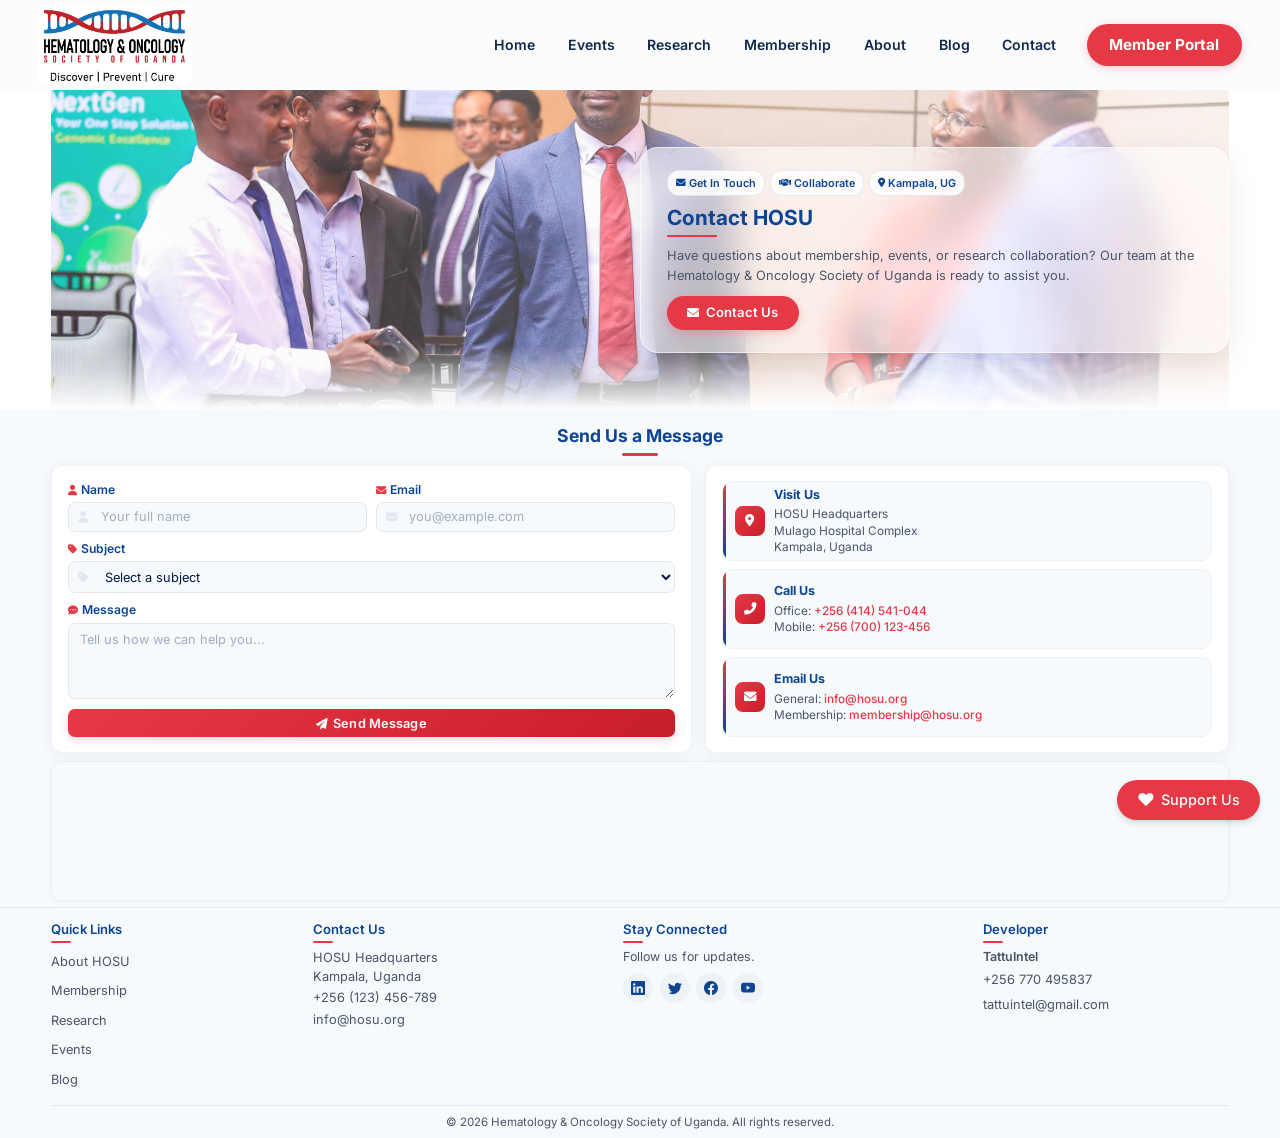
<file: contact.html>
<!DOCTYPE html>
<html lang="en">
<head>
    <meta charset="UTF-8">
    <meta name="viewport" content="width=device-width, initial-scale=1.0">
    <meta name="description" content="Contact HOSU - Get in touch with our team for inquiries and support">
    <title>Contact Us - HOSU</title>
    <link rel="preconnect" href="https://fonts.googleapis.com">
    <link rel="preconnect" href="https://fonts.gstatic.com" crossorigin>
    <link href="https://fonts.googleapis.com/css2?family=Inter:wght@400;500;600;700&display=swap" rel="stylesheet">
    <link rel="stylesheet" href="https://cdnjs.cloudflare.com/ajax/libs/font-awesome/6.0.0/css/all.min.css">
    <link rel="stylesheet" href="navbar.css">
    <link rel="stylesheet" href="donate-float.css">
    <style>
        :root {
            --primary-color: #e63946;
            --primary-light: #f8d7da;
            --primary-dark: #c81d2a;
            --secondary-color: #0d4593;
            --secondary-light: #e6f0ff;
            --secondary-dark: #072a5e;
            --text-color: #001848;
            --text-light: #4a5568;
            --background-light: #f1faee;
            --white: #ffffff;
            --accent-color: #a8dadc;
            --gray-100: #f7fafc;
            --gray-200: #edf2f7;
            --gray-300: #e2e8f0;
            --transition: all 0.3s ease;
            --shadow-sm: 0 1px 3px rgba(0,0,0,0.12), 0 1px 2px rgba(0,0,0,0.24);
            --shadow-md: 0 4px 6px rgba(0,0,0,0.1);
            --shadow-lg: 0 10px 15px -3px rgba(0,0,0,0.1);
            --navbar-height: 90px;
            --section-width: 92%;
            --section-max-width: 1280px;
            --error-color: #dc2626;
        }
        * { margin: 0; padding: 0; box-sizing: border-box; }
        html { scroll-behavior: smooth; }
        body { font-family: 'Inter', sans-serif; line-height: 1.5; color: var(--text-color); background: var(--white); }
        a { text-decoration: none; color: inherit; }
        img { max-width: 100%; height: auto; }

        /* Hero — full-bleed background matching about page */
        .page-hero {
            padding-top: var(--navbar-height);
            position: relative;
            min-height: 380px;
            display: flex;
            align-items: center;
            justify-content: center;
            overflow: hidden;
        }
        .hero-inner {
            display: flex;
            width: var(--section-width);
            max-width: var(--section-max-width);
            gap: 3%;
            align-items: center;
            min-height: 320px;
            position: relative;
            z-index: 5;
        }
        .hero-content {
            width: 50%;
            margin-left: auto;
            z-index: 10;
            position: relative;
            min-height: 200px;
            background: rgba(255,255,255,0.55);
            -webkit-backdrop-filter: blur(16px) saturate(1.3);
            backdrop-filter: blur(16px) saturate(1.3);
            border: 1px solid rgba(255,255,255,0.6);
            border-radius: 18px;
            padding: 1.4rem 1.6rem;
            box-shadow: 0 8px 32px rgba(0,0,0,0.08);
        }
        .hero-image-container {
            position: absolute;
            inset: 0;
            width: 100%;
            height: 100%;
            overflow: hidden;
            z-index: 0;
        }
        .hero-image-container::after {
            content: '';
            position: absolute;
            inset: 0;
            z-index: 2;
            pointer-events: none;
            background:
                linear-gradient(to right, rgba(255,255,255,0.1) 0%, rgba(255,255,255,0.25) 40%, rgba(255,255,255,0.45) 70%, rgba(255,255,255,0.6) 100%),
                linear-gradient(to bottom, transparent 80%, var(--white) 100%);
        }
        .hero-background {
            position: absolute; top: 0; left: 0; width: 100%; height: 100%;
            background-size: cover; background-position: center;
            transition: opacity 1s ease, transform 8s ease;
            opacity: 0; transform: scale(1.05);
        }
        .hero-background.active { opacity: 1; transform: scale(1); }
        .hero-background.bg-1 { background-image: url('img/IMG_7776.jpg'); }
        .hero-background.bg-2 { background-image: url('img/IMG_7787.jpg'); }
        .hero-background.bg-3 { background-image: url('img/IMG_7798.jpg'); }
        .hero-background.bg-4 { background-image: url('img/IMG_7770.jpg'); }
        .hero-background.bg-5 { background-image: url('img/IMG_8022.jpg'); }
        @keyframes fadeIn { to { opacity: 1; } }
        .hero-pills { display: flex; gap: 0.3rem; margin-bottom: 0.35rem; flex-wrap: wrap; }
        .hero-pill { background: rgba(255,255,255,0.85); color: var(--secondary-color); font-size: 0.68rem; font-weight: 600; padding: 0.25rem 0.5rem; border-radius: 12px; border: 1px solid rgba(13,69,147,0.1); display: inline-flex; align-items: center; gap: 0.2rem; }
        .hero-pill i { font-size: 0.6rem; }
        .hero-content h1 { font-size: 1.3rem; color: var(--secondary-color); font-weight: 700; margin-bottom: 0.3rem; position: relative; display: inline-block; }
        .hero-content h1::after { content: ''; position: absolute; bottom: -4px; left: 0; width: 50px; height: 2.5px; background: var(--primary-color); }
        .hero-content p { font-size: 0.8rem; color: var(--text-light); margin-top: 0.5rem; line-height: 1.55; }
        .hero-stats { display: flex; gap: 1.25rem; margin-top: 0.65rem; background: rgba(255,255,255,0.45); -webkit-backdrop-filter: blur(10px); backdrop-filter: blur(10px); border: 1.5px solid rgba(13,69,147,0.12); border-radius: 30px; padding: 0.4rem 1.25rem; width: fit-content; }
        .hero-stat { text-align: center; }
        .hero-stat-number { font-size: 1.1rem; font-weight: 700; color: var(--secondary-color); display: block; }
        .hero-stat-label { font-size: 0.65rem; color: var(--text-light); text-transform: uppercase; font-weight: 600; }
        .hero-cta {
            display: inline-flex;
            align-items: center;
            gap: 0.4rem;
            margin-top: 0.65rem;
            padding: 0.45rem 1.3rem;
            background: var(--primary-color);
            color: var(--white);
            font-size: 0.82rem;
            font-weight: 600;
            border-radius: 30px;
            transition: var(--transition);
            text-decoration: none;
            box-shadow: 0 3px 10px rgba(230,57,70,0.25);
        }
        .hero-cta i { font-size: 0.75rem; }
        .hero-cta:hover { background: var(--primary-dark); transform: translateY(-2px); box-shadow: 0 5px 16px rgba(230,57,70,0.35); }

        /* Section Title */
        .section-title { text-align: center; font-size: 1.1rem; color: var(--secondary-color); font-weight: 700; margin-bottom: 0.3rem; overflow: visible; position: relative; z-index: 1; }
        .section-title::after { content: ''; display: block; width: 36px; height: 2.5px; background: var(--primary-color); margin: 0.25rem auto 0; border-radius: 2px; }

        /* Contact Section */
        .contact-section { padding: 0.8rem 0 0.4rem; background: var(--gray-100); display: flex; justify-content: center; }
        .contact-container { width: var(--section-width); max-width: var(--section-max-width); }
        .contact-grid {
            display: grid;
            grid-template-columns: 1.1fr 0.9fr;
            gap: 0.8rem;
            margin-top: 0.6rem;
            align-items: stretch;
        }

        /* Form */
        .contact-form {
            background: var(--white);
            padding: 0.9rem 1rem;
            border-radius: 12px;
            border: 1px solid rgba(13,69,147,0.06);
            box-shadow: 0 2px 14px rgba(0,0,0,0.05);
            display: flex;
            flex-direction: column;
        }
        .contact-form form {
            display: flex;
            flex-direction: column;
            flex: 1;
        }
        .contact-form .form-group:last-of-type {
            flex: 1;
            display: flex;
            flex-direction: column;
        }
        .contact-form .form-group:last-of-type textarea {
            flex: 1;
        }
        .form-row { display: grid; grid-template-columns: 1fr 1fr; gap: 0.6rem; }
        .form-group { margin-bottom: 0.5rem; }
        .form-group label {
            display: block;
            margin-bottom: 0.2rem;
            font-weight: 600;
            font-size: 0.76rem;
            color: var(--secondary-color);
            letter-spacing: 0.01em;
        }
        .form-group .input-wrap {
            position: relative;
        }
        .form-group .input-wrap i {
            position: absolute;
            left: 0.6rem;
            top: 50%;
            transform: translateY(-50%);
            color: var(--gray-300);
            font-size: 0.72rem;
            pointer-events: none;
            transition: var(--transition);
        }
        .form-group .input-wrap input,
        .form-group .input-wrap select {
            padding-left: 2rem;
        }
        .form-group input,
        .form-group textarea,
        .form-group select {
            width: 100%;
            padding: 0.4rem 0.65rem;
            border: 1.5px solid var(--gray-300);
            border-radius: 7px;
            background: var(--gray-100);
            font-family: inherit;
            font-size: 0.8rem;
            color: var(--text-color);
            transition: var(--transition);
        }
        .form-group input::placeholder,
        .form-group textarea::placeholder { color: #a0aec0; }
        .form-group input:focus,
        .form-group textarea:focus,
        .form-group select:focus {
            outline: none;
            border-color: var(--secondary-color);
            background: var(--white);
            box-shadow: 0 0 0 2px rgba(13,69,147,0.07);
        }
        .form-group .input-wrap:focus-within i { color: var(--secondary-color); }
        .form-group.error input, .form-group.error textarea, .form-group.error select { border-color: var(--error-color); box-shadow: 0 0 0 2px rgba(220,38,38,0.08); }
        .error-message { color: var(--error-color); font-size: 0.7rem; margin-top: 0.15rem; display: none; }
        .form-group.error .error-message { display: block; }
        .form-group textarea { min-height: 50px; resize: vertical; line-height: 1.5; }
        .form-label-icon { margin-right: 0.2rem; font-size: 0.65rem; color: var(--primary-color); }
        .submit-btn-icon { margin-right: 0.3rem; font-size: 0.72rem; }
        .submit-button {
            background: linear-gradient(135deg, var(--primary-color), var(--primary-dark));
            color: var(--white);
            padding: 0.42rem 1rem;
            border: none;
            border-radius: 7px;
            font-size: 0.8rem;
            font-weight: 600;
            cursor: pointer;
            transition: var(--transition);
            width: 100%;
            font-family: inherit;
            margin-top: 0.1rem;
            letter-spacing: 0.01em;
            box-shadow: 0 3px 10px rgba(230,57,70,0.2);
        }
        .submit-button:hover { background: linear-gradient(135deg, var(--primary-dark), #a01520); transform: translateY(-1px); box-shadow: 0 4px 14px rgba(230,57,70,0.3); }

        /* Info Cards */
        .contact-info {
            background: var(--white);
            padding: 0.9rem 1rem;
            border-radius: 12px;
            border: 1px solid rgba(13,69,147,0.06);
            box-shadow: 0 2px 14px rgba(0,0,0,0.05);
            display: flex;
            flex-direction: column;
            gap: 0.5rem;
            justify-content: space-between;
        }
        .info-card {
            background: var(--gray-100);
            padding: 0.6rem 0.75rem;
            border-radius: 10px;
            border: 1px solid rgba(13,69,147,0.04);
            transition: var(--transition);
            position: relative;
            overflow: hidden;
            display: flex;
            gap: 0.6rem;
            align-items: center;
            flex: 1;
        }
        .info-card::before { content: ''; position: absolute; top: 0; left: 0; width: 3px; height: 100%; background: linear-gradient(180deg, var(--primary-color), var(--secondary-color)); border-radius: 0 2px 2px 0; }
        .info-card:hover { box-shadow: 0 2px 10px rgba(0,0,0,0.06); }
        .info-icon { width: 30px; height: 30px; min-width: 30px; border-radius: 8px; background: linear-gradient(135deg, var(--primary-color), var(--primary-dark)); display: flex; align-items: center; justify-content: center; color: var(--white); font-size: 0.78rem; }
        .info-card-text { flex: 1; }
        .info-card h3 { color: var(--secondary-color); font-size: 0.78rem; font-weight: 700; margin-bottom: 0.1rem; }
        .info-card p, .info-card address { font-size: 0.74rem; color: var(--text-light); font-style: normal; line-height: 1.4; margin-bottom: 0; }
        .info-card a { color: var(--primary-color); font-weight: 500; transition: var(--transition); }
        .info-card a:hover { color: var(--secondary-color); }

        /* Map — full-width below grid */
        .map-card {
            border-radius: 10px;
            overflow: hidden;
            border: 1px solid rgba(13,69,147,0.06);
            box-shadow: 0 1px 8px rgba(0,0,0,0.04);
            height: 140px;
            margin-top: 0.5rem;
        }
        .map-card iframe { width: 100%; height: 100%; border: none; }

        /* Footer */
        footer {
            background: var(--gray-100);
            color: var(--text-color);
            padding: 0.5rem 0 0.4rem;
            display: flex;
            justify-content: center;
            align-items: center;
            flex-direction: column;
            border-top: 1px solid var(--gray-300);
            margin-top: 0;
        }
        .footer-content { display: grid; grid-template-columns: 1fr 1.2fr 1.4fr 1fr; gap: 1rem; width: var(--section-width); max-width: var(--section-max-width); }
        .footer-section h4 { color: var(--secondary-color); font-size: 0.82rem; margin-bottom: 0.5rem; font-weight: 600; position: relative; display: inline-block; }
        .footer-section h4::after { content: ''; position: absolute; bottom: -3px; left: 0; width: 20px; height: 2px; background: var(--primary-color); border-radius: 2px; }
        .footer-section ul { list-style: none; }
        .footer-section li { margin-bottom: 0.3rem; }
        .footer-section a { color: var(--text-light); transition: var(--transition); display: inline-block; padding: 0.1rem 0; font-size: 0.8rem; }
        .footer-section a:hover { color: var(--primary-color); transform: translateX(3px); }
        .footer-section address { font-style: normal; font-size: 0.8rem; color: var(--text-light); line-height: 1.5; }
        .footer-section p { font-size: 0.78rem; color: var(--text-light); line-height: 1.4; margin-bottom: 0.25rem; }
        .social-links { display: flex; gap: 0.4rem; margin-top: 0.5rem; flex-wrap: wrap; }
        .social-links a { display: inline-flex; align-items: center; justify-content: center; width: 30px; height: 30px; border-radius: 50%; background: var(--gray-200); transition: var(--transition); color: var(--secondary-color); }
        .social-links a:hover { background: var(--secondary-color); transform: translateY(-2px); color: var(--white); }
        .copyright { text-align: center; margin-top: 0.6rem; padding-top: 0.5rem; border-top: 1px solid var(--gray-300); font-size: 0.72rem; color: var(--text-light); width: var(--section-width); max-width: var(--section-max-width); }
        .footer-dev-name { font-size: 0.8rem; font-weight: 600; color: var(--secondary-color); margin-bottom: 0.25rem; }
        .footer-dev-contact { font-size: 0.75rem; color: var(--text-light); margin-bottom: 0.15rem; }
        .footer-dev-contact:last-child { margin-bottom: 0; }
        .footer-dev-contact a { color: var(--text-light); }

        /* Responsive */
        @media (max-width: 768px) {
            .page-hero { min-height: 280px; }
            .hero-inner { flex-direction: column; min-height: 0; padding: 1rem 0; }
            .hero-content { width: 92%; margin: 0 auto; text-align: center; align-items: center; padding: 1.2rem; background: rgba(255,255,255,0.7); -webkit-backdrop-filter: blur(14px); backdrop-filter: blur(14px); }
            .hero-content h1::after { left: 50%; transform: translateX(-50%); }
            .hero-image-container { position: absolute; inset: 0; width: 100%; height: 100%; border-radius: 0; }
            .hero-image-container::after { background: linear-gradient(to bottom, rgba(255,255,255,0.15) 0%, rgba(255,255,255,0.3) 50%, var(--white) 100%); }
            .hero-stats { margin: 0.75rem auto 0; }
            .hero-pills { justify-content: center; }
            .contact-grid { grid-template-columns: 1fr; }
            .contact-form { padding: 0.8rem 0.9rem; }
            .form-row { grid-template-columns: 1fr 1fr; }
            .footer-content { grid-template-columns: 1fr; }
        }

    </style>
</head>
<body>
    <!-- Navbar -->
    <nav class="navbar">
        <div class="navbar-container">
            <div class="logo">
                <img src="img/logo2.png" alt="HOSU - Hematology & Oncology Society of Uganda" loading="eager">
            </div>
            <div class="nav-links">
                <a href="index.html">Home</a>
                <a href="events.html">Events</a>
                <a href="research.html">Research</a>
                <a href="membership.html">Membership</a>
                <a href="about.html">About</a>
                <a href="blog.html">Blog</a>
                <a href="contact.html">Contact</a>
                <div class="login-trigger-wrap">
                    <a href="#" class="cta-button login-trigger" onclick="toggleLoginPopup(event)">Member Portal</a>
                    <div class="login-float-popup" id="loginPopup"></div>
                </div>
            </div>
            <div class="menu-toggle" role="button" tabindex="0" aria-label="Toggle navigation menu" aria-expanded="false">☰</div>
        </div>
    </nav>

    <!-- Hero — full-bleed background matching about page -->
    <section class="page-hero">
        <div class="hero-inner">
            <div class="hero-image-container">
                <div class="hero-background bg-1 active"></div>
                <div class="hero-background bg-2"></div>
                <div class="hero-background bg-3"></div>
                <div class="hero-background bg-4"></div>
                <div class="hero-background bg-5"></div>
            </div>
            <div class="hero-content">
                <div class="hero-pills">
                    <span class="hero-pill"><i class="fas fa-envelope"></i> Get In Touch</span>
                    <span class="hero-pill"><i class="fas fa-handshake"></i> Collaborate</span>
                    <span class="hero-pill"><i class="fas fa-map-marker-alt"></i> Kampala, UG</span>
                </div>
                <h1>Contact HOSU</h1>
                <p>Have questions about membership, events, or research collaboration? Our team at the Hematology &amp; Oncology Society of Uganda is ready to assist you.</p>
                <a href="#contact" class="hero-cta"><i class="fas fa-envelope"></i> Contact Us</a>
            </div>
        </div>
    </section>

    <!-- Contact Form & Info -->
    <section class="contact-section" id="contact">
        <div class="contact-container">
            <h2 class="section-title">Send Us a Message</h2>
            <div class="contact-grid">
                <div class="contact-form">
                    <form id="contactForm" action="https://formspree.io/f/mblojwdd" method="POST" onsubmit="return handleSubmit(event)">
                        <input type="hidden" name="_to" value="info@hosu.org">
                        <div class="form-row">
                            <div class="form-group">
                                <label for="name"><i class="fas fa-user form-label-icon"></i>Name</label>
                                <div class="input-wrap">
                                    <i class="fas fa-user"></i>
                                    <input type="text" id="name" name="name" placeholder="Your full name" required aria-describedby="nameError">
                                </div>
                                <div id="nameError" class="error-message">Please enter your name</div>
                            </div>
                            <div class="form-group">
                                <label for="email"><i class="fas fa-envelope form-label-icon"></i>Email</label>
                                <div class="input-wrap">
                                    <i class="fas fa-envelope"></i>
                                    <input type="email" id="email" name="email" placeholder="you@example.com" required aria-describedby="emailError">
                                </div>
                                <div id="emailError" class="error-message">Please enter a valid email</div>
                            </div>
                        </div>
                        <div class="form-group">
                            <label for="subject"><i class="fas fa-tag form-label-icon"></i>Subject</label>
                            <div class="input-wrap">
                                <i class="fas fa-tag"></i>
                                <select id="subject" name="subject" required aria-describedby="subjectError">
                                    <option value="">Select a subject</option>
                                    <option value="Membership Inquiry">Membership Inquiry</option>
                                    <option value="Research Collaboration">Research Collaboration</option>
                                    <option value="Events Information">Events Information</option>
                                    <option value="Other">Other</option>
                                </select>
                            </div>
                            <div id="subjectError" class="error-message">Please select a subject</div>
                        </div>
                        <div class="form-group">
                            <label for="message"><i class="fas fa-comment-dots form-label-icon"></i>Message</label>
                            <textarea id="message" name="message" placeholder="Tell us how we can help you..." required aria-describedby="messageError"></textarea>
                            <div id="messageError" class="error-message">Please enter your message</div>
                        </div>
                        <button type="submit" class="submit-button"><i class="fas fa-paper-plane submit-btn-icon"></i>Send Message</button>
                    </form>
                </div>
                <div class="contact-info">
                    <div class="info-card">
                        <div class="info-icon"><i class="fas fa-map-marker-alt"></i></div>
                        <div class="info-card-text">
                            <h3>Visit Us</h3>
                            <address>HOSU Headquarters<br>Mulago Hospital Complex<br>Kampala, Uganda</address>
                        </div>
                    </div>
                    <div class="info-card">
                        <div class="info-icon"><i class="fas fa-phone-alt"></i></div>
                        <div class="info-card-text">
                            <h3>Call Us</h3>
                            <p>Office: <a href="tel:+256414541044">+256 (414) 541-044</a></p>
                            <p>Mobile: <a href="tel:+256700123456">+256 (700) 123-456</a></p>
                        </div>
                    </div>
                    <div class="info-card">
                        <div class="info-icon"><i class="fas fa-envelope"></i></div>
                        <div class="info-card-text">
                            <h3>Email Us</h3>
                            <p>General: <a href="mailto:info@hosu.org">info@hosu.org</a></p>
                            <p>Membership: <a href="mailto:membership@hosu.org">membership@hosu.org</a></p>
                        </div>
                    </div>
                </div>
            </div>
            <div class="map-card">
                <iframe src="https://www.google.com/maps/embed?pb=!1m18!1m12!1m3!1d3989.757533529753!2d32.5754!3d0.3476!2m3!1f0!2f0!3f0!3m2!1i1024!2i768!4f13.1!3m3!1m2!1s0x177dbc0f883e4b67%3A0x510241e617c83e0!2sMulago%20National%20Referral%20Hospital!5e0!3m2!1sen!2sug!4v1647891702983!5m2!1sen!2sug" allowfullscreen="" loading="lazy" title="Mulago National Referral Hospital location map" referrerpolicy="no-referrer"></iframe>
            </div>
        </div>
    </section>

    <!-- Footer -->
    <footer>
        <div class="footer-content">
            <div class="footer-section">
                <h4>Quick Links</h4>
                <ul>
                    <li><a href="about.html">About HOSU</a></li>
                    <li><a href="membership.html">Membership</a></li>
                    <li><a href="research.html">Research</a></li>
                    <li><a href="events.html">Events</a></li>
                    <li><a href="blog.html">Blog</a></li>
                </ul>
            </div>
            <div class="footer-section">
                <h4>Contact Us</h4>
                <address>
                    HOSU Headquarters<br>
                    Kampala, Uganda<br>
                    <a href="tel:+256123456789">+256 (123) 456-789</a><br>
                    <a href="mailto:info@hosu.org">info@hosu.org</a>
                </address>
            </div>
            <div class="footer-section">
                <h4>Stay Connected</h4>
                <p>Follow us for updates.</p>
                <div class="social-links">
                    <a href="#" aria-label="LinkedIn"><svg width="14" height="14" fill="currentColor" viewBox="0 0 16 16"><path d="M0 1.146C0 .513.526 0 1.175 0h13.65C15.474 0 16 .513 16 1.146v13.708c0 .633-.526 1.146-1.175 1.146H1.175C.526 16 0 15.487 0 14.854V1.146zm4.943 12.248V6.169H2.542v7.225h2.401zm-1.2-8.212c.837 0 1.358-.554 1.358-1.248-.015-.709-.52-1.248-1.342-1.248-.822 0-1.359.54-1.359 1.248 0 .694.521 1.248 1.327 1.248h.016zm4.908 8.212V9.359c0-.216.016-.432.08-.586.173-.431.568-.878 1.232-.878.869 0 1.216.662 1.216 1.634v3.865h2.401V9.25c0-2.22-1.184-3.252-2.764-3.252-1.274 0-1.845.7-2.165 1.193v.025h-.016a5.54 5.54 0 0 1 .016-.025V6.169h-2.4c.03.678 0 7.225 0 7.225h2.4z"/></svg></a>
                    <a href="#" aria-label="Twitter"><svg width="14" height="14" fill="currentColor" viewBox="0 0 16 16"><path d="M5.026 15c6.038 0 9.341-5.003 9.341-9.334 0-.14 0-.282-.006-.422A6.685 6.685 0 0 0 16 3.542a6.658 6.658 0 0 1-1.889.518 3.301 3.301 0 0 0 1.447-1.817 6.533 6.533 0 0 1-2.087.793A3.286 3.286 0 0 0 7.875 6.03a9.325 9.325 0 0 1-6.767-3.429 3.289 3.289 0 0 0 1.018 4.382A3.323 3.323 0 0 1 .64 6.575v.045a3.288 3.288 0 0 0 2.632 3.218 3.203 3.203 0 0 1-.865.115 3.23 3.23 0 0 1-.614-.057 3.283 3.283 0 0 0 3.067 2.277A6.588 6.588 0 0 1 .78 13.58a6.32 6.32 0 0 1-.78-.045A9.344 9.344 0 0 0 5.026 15z"/></svg></a>
                    <a href="#" aria-label="Facebook"><svg width="14" height="14" fill="currentColor" viewBox="0 0 16 16"><path d="M16 8.049c0-4.446-3.582-8.05-8-8.05C3.58 0-.002 3.603-.002 8.05c0 4.017 2.926 7.347 6.75 7.951v-5.625h-2.03V8.05H6.75V6.275c0-2.017 1.195-3.131 3.022-3.131.876 0 1.791.157 1.791.157v1.98h-1.009c-.993 0-1.303.621-1.303 1.258v1.51h2.218l-.354 2.326H9.25V16c3.824-.604 6.75-3.934 6.75-7.951z"/></svg></a>
                    <a href="#" aria-label="YouTube"><svg width="14" height="14" fill="currentColor" viewBox="0 0 16 16"><path d="M8.051 1.999h.089c.822.003 4.987.033 6.11.335a2.01 2.01 0 0 1 1.415 1.42c.101.38.172.883.22 1.402l.01.104.022.26.008.104c.065.914.073 1.77.074 1.957v.075c-.001.194-.01 1.108-.082 2.06l-.008.105-.009.104c-.05.572-.124 1.14-.235 1.558a2.007 2.007 0 0 1-1.415 1.42c-1.16.312-5.569.334-6.18.335h-.142c-.309 0-1.587-.006-2.927-.052l-.17-.006-.087-.004-.171-.007-.171-.007c-1.11-.049-2.167-.128-2.654-.26a2.007 2.007 0 0 1-1.415-1.419c-.111-.417-.185-.986-.235-1.558L.09 9.82l-.008-.104A31.4 31.4 0 0 1 0 7.68v-.123c.002-.215.01-.958.064-1.778l.007-.103.003-.052.008-.104.022-.26.01-.104c.048-.519.119-1.023.22-1.402a2.007 2.007 0 0 1 1.415-1.42c.487-.13 1.544-.21 2.654-.26l.17-.007.172-.006.086-.003.171-.007A99.788 99.788 0 0 1 7.858 2h.193zM6.4 5.209v4.818l4.157-2.408L6.4 5.209z"/></svg></a>
                </div>
            </div>
            <div class="footer-section">
                <h4>Developer</h4>
                <p class="footer-dev-name">TattuIntel</p>
                <p class="footer-dev-contact"><a href="tel:+256770495837">+256 770 495837</a></p>
                <p class="footer-dev-contact"><a href="mailto:tattuintel@gmail.com">tattuintel@gmail.com</a></p>
            </div>
        </div>
        <div class="copyright">
            <p>&copy; 2026 Hematology &amp; Oncology Society of Uganda. All rights reserved.</p>
        </div>
    </footer>

    <script>
        // Hero background rotation
        (function() {
            var bgs = document.querySelectorAll('.hero-background');
            if (bgs.length > 1) {
                var idx = 0;
                setInterval(function() {
                    bgs[idx].classList.remove('active');
                    idx = (idx + 1) % bgs.length;
                    bgs[idx].classList.add('active');
                }, 5000);
            }
        })();

        // Navbar
        const navbar = document.querySelector('.navbar');
        const menuToggle = document.querySelector('.menu-toggle');
        const navLinks = document.querySelector('.nav-links');
        window.addEventListener('scroll', () => {
            navbar.classList.toggle('scrolled', window.pageYOffset > 50);
        });
        menuToggle.addEventListener('click', (e) => { e.stopPropagation(); navLinks.classList.toggle('active'); });
        document.addEventListener('click', (e) => {
            if (!e.target.closest('.nav-links') && !e.target.closest('.menu-toggle')) navLinks.classList.remove('active');
        });

        // Form submission
        async function handleSubmit(event) {
            event.preventDefault();
            const form = event.target;
            const nameEl = document.getElementById('name');
            const emailEl = document.getElementById('email');
            const subjectEl = document.getElementById('subject');
            const messageEl = document.getElementById('message');
            let isValid = true;

            [nameEl, emailEl, subjectEl, messageEl].forEach(f => f.parentElement.classList.remove('error'));

            if (!nameEl.value.trim()) { nameEl.parentElement.classList.add('error'); isValid = false; }
            if (!emailEl.value.match(/^[^\s@]+@[^\s@]+\.[^\s@]+$/)) { emailEl.parentElement.classList.add('error'); isValid = false; }
            if (!subjectEl.value) { subjectEl.parentElement.classList.add('error'); isValid = false; }
            if (!messageEl.value.trim()) { messageEl.parentElement.classList.add('error'); isValid = false; }

            if (!isValid) return false;

            try {
                const response = await fetch(form.action, {
                    method: 'POST',
                    body: new FormData(form),
                    headers: { 'Accept': 'application/json' }
                });
                if (response.ok) {
                    alert('Thank you for your message. We will get back to you soon!');
                    form.reset();
                } else {
                    const err = await response.json();
                    alert('Error: ' + (err.message || 'Failed to send message. Please try again later.'));
                }
            } catch (e) {
                alert('Error: Failed to send message. Please try again later.');
            }
            return false;
        }
    </script>
<style>
.login-trigger-wrap { position: relative; display: inline-block; }
.login-float-popup {
    display: none; position: absolute; top: calc(100% + 14px); right: 0; z-index: 1001; width: 300px;
    background: rgba(255,255,255,0.78); -webkit-backdrop-filter: blur(24px) saturate(1.4); backdrop-filter: blur(24px) saturate(1.4);
    border: 1px solid rgba(255,255,255,0.55); border-radius: 14px; padding: 1.2rem 1.3rem 1.1rem;
    box-shadow: 0 12px 40px rgba(0,0,0,0.14), 0 4px 12px rgba(0,0,0,0.06), inset 0 1px 0 rgba(255,255,255,0.6);
    animation: loginPopUp 0.3s cubic-bezier(0.22,1,0.36,1); text-align: left;
}
.login-float-popup.active { display: block; }
.login-float-popup::after {
    content: ''; position: absolute; top: -7px; right: 24px; width: 14px; height: 14px;
    background: rgba(255,255,255,0.78); border-top: 1px solid rgba(255,255,255,0.55);
    border-left: 1px solid rgba(255,255,255,0.55); transform: rotate(45deg);
    -webkit-backdrop-filter: blur(24px); backdrop-filter: blur(24px);
}
.login-float-popup .lfp-close {
    position: absolute; top: 0.55rem; right: 0.6rem; width: 22px; height: 22px;
    display: flex; align-items: center; justify-content: center; background: rgba(0,0,0,0.06);
    border: none; border-radius: 50%; font-size: 0.9rem; color: var(--text-light);
    cursor: pointer; line-height: 1; transition: all 0.2s ease;
}
.login-float-popup .lfp-close:hover { background: var(--primary-color); color: var(--white); }
.login-float-popup h3 { font-size: 0.92rem; font-weight: 700; color: var(--secondary-color); margin-bottom: 0.15rem; padding-right: 1.8rem; }
.login-float-popup .lfp-subtitle { font-size: 0.75rem; color: var(--text-light); margin-bottom: 0.7rem; }
.login-float-popup .lfp-label { font-size: 0.72rem; font-weight: 600; color: var(--text-color); margin-bottom: 0.25rem; display: block; }
.login-float-popup .lfp-input {
    width: 100%; padding: 0.45rem 0.6rem; border: 1.5px solid var(--gray-300); border-radius: 8px;
    font-size: 0.8rem; font-family: inherit; outline: none; transition: border-color 0.2s;
    background: rgba(255,255,255,0.6); box-sizing: border-box;
}
.login-float-popup .lfp-input:focus { border-color: var(--secondary-color); }
.login-float-popup .lfp-field { margin-bottom: 0.5rem; }
.login-float-popup .lfp-options { display: flex; justify-content: space-between; align-items: center; margin-bottom: 0.6rem; font-size: 0.72rem; }
.login-float-popup .lfp-options label { display: flex; align-items: center; gap: 0.3rem; color: var(--text-light); cursor: pointer; }
.login-float-popup .lfp-options label input { accent-color: var(--secondary-color); }
.login-float-popup .lfp-options a { color: var(--secondary-color); text-decoration: none; font-weight: 500; }
.login-float-popup .lfp-options a:hover { text-decoration: underline; }
.login-float-popup .lfp-submit {
    width: 100%; padding: 0.5rem; background: var(--secondary-color); color: var(--white);
    border: none; border-radius: 8px; font-size: 0.8rem; font-weight: 600; cursor: pointer;
    transition: all 0.2s; font-family: inherit;
}
.login-float-popup .lfp-submit:hover { background: var(--secondary-dark); transform: translateY(-1px); }
.login-float-popup .lfp-footer { text-align: center; margin-top: 0.6rem; font-size: 0.72rem; color: var(--text-light); }
.login-float-popup .lfp-footer a { color: var(--primary-color); font-weight: 600; text-decoration: none; }
.login-float-popup .lfp-footer a:hover { text-decoration: underline; }
@keyframes loginPopUp {
    from { opacity: 0; transform: translateY(8px) scale(0.97); }
    to { opacity: 1; transform: translateY(0) scale(1); }
}
</style>
<script>
(function() {
    var _loginState = null;

    function renderLoginPopup(popup) {
        if (_loginState && _loginState.loggedIn) {
            var u = _loginState.user;
            var isAdmin = u.role === 'admin';
            popup.innerHTML =
                '<button class="lfp-close" onclick="this.closest(\'.login-float-popup\').classList.remove(\'active\')">&times;</button>'
                + '<div style="text-align:center;padding-bottom:0.5rem;">'
                + '<div style="width:42px;height:42px;border-radius:50%;background:var(--secondary-color);color:#fff;font-size:1.2rem;display:flex;align-items:center;justify-content:center;margin:0 auto 0.4rem;">'
                + u.username.charAt(0).toUpperCase() + '</div>'
                + '<div style="font-weight:700;font-size:0.9rem;color:var(--secondary-color);">' + u.username + '</div>'
                + '<div style="font-size:0.72rem;color:var(--text-light);text-transform:capitalize;">' + u.role + ' Account</div>'
                + '</div>'
                + (isAdmin ? '<a href="admin.html" style="display:block;margin:0.75rem 0 0.3rem;width:100%;text-align:center;padding:0.5rem;background:var(--secondary-color);color:#fff;border-radius:6px;font-weight:600;font-size:0.82rem;text-decoration:none;">&#9881; Admin Dashboard</a>' : '')
                + '<button onclick="doLogout()" style="width:100%;margin-top:0.4rem;padding:0.45rem;background:rgba(230,57,70,0.08);color:var(--primary-color);border:1px solid rgba(230,57,70,0.2);border-radius:6px;font-weight:600;font-size:0.82rem;cursor:pointer;">Sign Out</button>';
        } else {
            popup.innerHTML =
                '<button class="lfp-close" onclick="this.closest(\'.login-float-popup\').classList.remove(\'active\')">&times;</button>'
                + '<h3>&#128274; Member Portal</h3>'
                + '<p style="font-size:0.73rem;color:var(--text-light);margin-bottom:0.75rem;">Sign in to your HOSU account</p>'
                + '<div id="lfp-error" style="display:none;font-size:0.75rem;color:var(--primary-color);background:rgba(230,57,70,0.07);border-radius:5px;padding:0.35rem 0.6rem;margin-bottom:0.5rem;"></div>'
                + '<label for="lfp-identity" style="font-size:0.72rem;font-weight:600;color:var(--text-color);display:block;margin-bottom:0.2rem;">Username or Email</label>'
                + '<input type="text" id="lfp-identity" placeholder="username or email" autocomplete="username" style="width:100%;padding:0.45rem 0.65rem;border:1.5px solid var(--gray-300,#d1d5db);border-radius:6px;font-size:0.82rem;margin-bottom:0.5rem;font-family:inherit;">'
                + '<label for="lfp-pass" style="font-size:0.72rem;font-weight:600;color:var(--text-color);display:block;margin-bottom:0.2rem;">Password</label>'
                + '<input type="password" id="lfp-pass" placeholder="Enter password" autocomplete="current-password" style="width:100%;padding:0.45rem 0.65rem;border:1.5px solid var(--gray-300,#d1d5db);border-radius:6px;font-size:0.82rem;margin-bottom:0.65rem;font-family:inherit;">'
                + '<button id="lfp-submit" onclick="doLogin()" style="width:100%;padding:0.5rem;background:var(--primary-color);color:white;border:none;border-radius:6px;font-weight:600;cursor:pointer;font-family:inherit;font-size:0.82rem;">Sign In</button>'
                + '<div style="text-align:center;margin-top:0.6rem;font-size:0.72rem;color:var(--text-light);">New member? <a href="register.html" style="color:var(--secondary-color);font-weight:600;">Register</a></div>';
        }
    }

    window.toggleLoginPopup = function(e) {
        e.preventDefault();
        var popup = document.getElementById('loginPopup');
        var isActive = popup.classList.contains('active');
        if (isActive) { popup.classList.remove('active'); return; }
        renderLoginPopup(popup);
        popup.classList.add('active');
        fetch('auth.php?action=check_session', { credentials:'same-origin' })
            .then(function(r) { return r.json(); })
            .then(function(d) {
                _loginState = d.logged_in ? { loggedIn: true, user: d.user } : { loggedIn: false };
                renderLoginPopup(popup);
            }).catch(function(){});
    };

    window.doLogin = function() {
        var identity = document.getElementById('lfp-identity').value.trim();
        var password = document.getElementById('lfp-pass').value;
        var errEl = document.getElementById('lfp-error');
        var btn = document.getElementById('lfp-submit');
        if (!identity || !password) { errEl.textContent = 'Please fill in all fields.'; errEl.style.display='block'; return; }
        btn.textContent = 'Signing in\u2026'; btn.disabled = true;
        var fd = new FormData();
        fd.append('action','login'); fd.append('identity',identity); fd.append('password',password);
        fetch('auth.php', { method:'POST', body:fd, credentials:'same-origin' })
            .then(function(r) { return r.json(); })
            .then(function(d) {
                if (d.success) {
                    _loginState = { loggedIn: true, user: d.user };
                    var popup = document.getElementById('loginPopup');
                    renderLoginPopup(popup);
                    var trigger = document.querySelector('.login-trigger');
                    if (trigger) trigger.textContent = d.user.username;
                } else {
                    errEl.textContent = d.error || 'Invalid credentials.'; errEl.style.display='block';
                    btn.textContent = 'Sign In'; btn.disabled = false;
                }
            }).catch(function() {
                errEl.textContent = 'Connection error. Please try again.'; errEl.style.display='block';
                btn.textContent = 'Sign In'; btn.disabled = false;
            });
    };

    window.doLogout = function() {
        fetch('auth.php?action=logout', { credentials:'same-origin' })
            .then(function() {
                _loginState = { loggedIn: false };
                var trigger = document.querySelector('.login-trigger');
                if (trigger) trigger.textContent = 'Member Portal';
                var popup = document.getElementById('loginPopup');
                renderLoginPopup(popup);
            }).catch(function(){});
    };

    document.addEventListener('click', function(e) {
        var popup = document.getElementById('loginPopup');
        if (popup && popup.classList.contains('active') && !e.target.closest('.login-trigger-wrap')) {
            popup.classList.remove('active');
        }
    });

    document.addEventListener('DOMContentLoaded', function() {
        fetch('auth.php?action=check_session', { credentials:'same-origin' })
            .then(function(r) { return r.json(); })
            .then(function(d) {
                if (d.logged_in) {
                    _loginState = { loggedIn: true, user: d.user };
                    var trigger = document.querySelector('.login-trigger');
                    if (trigger) trigger.textContent = d.user.username;
                }
            }).catch(function(){});
    });
})();
</script>
<script src="donate-float.js"></script>
</body>
</html>
</file>
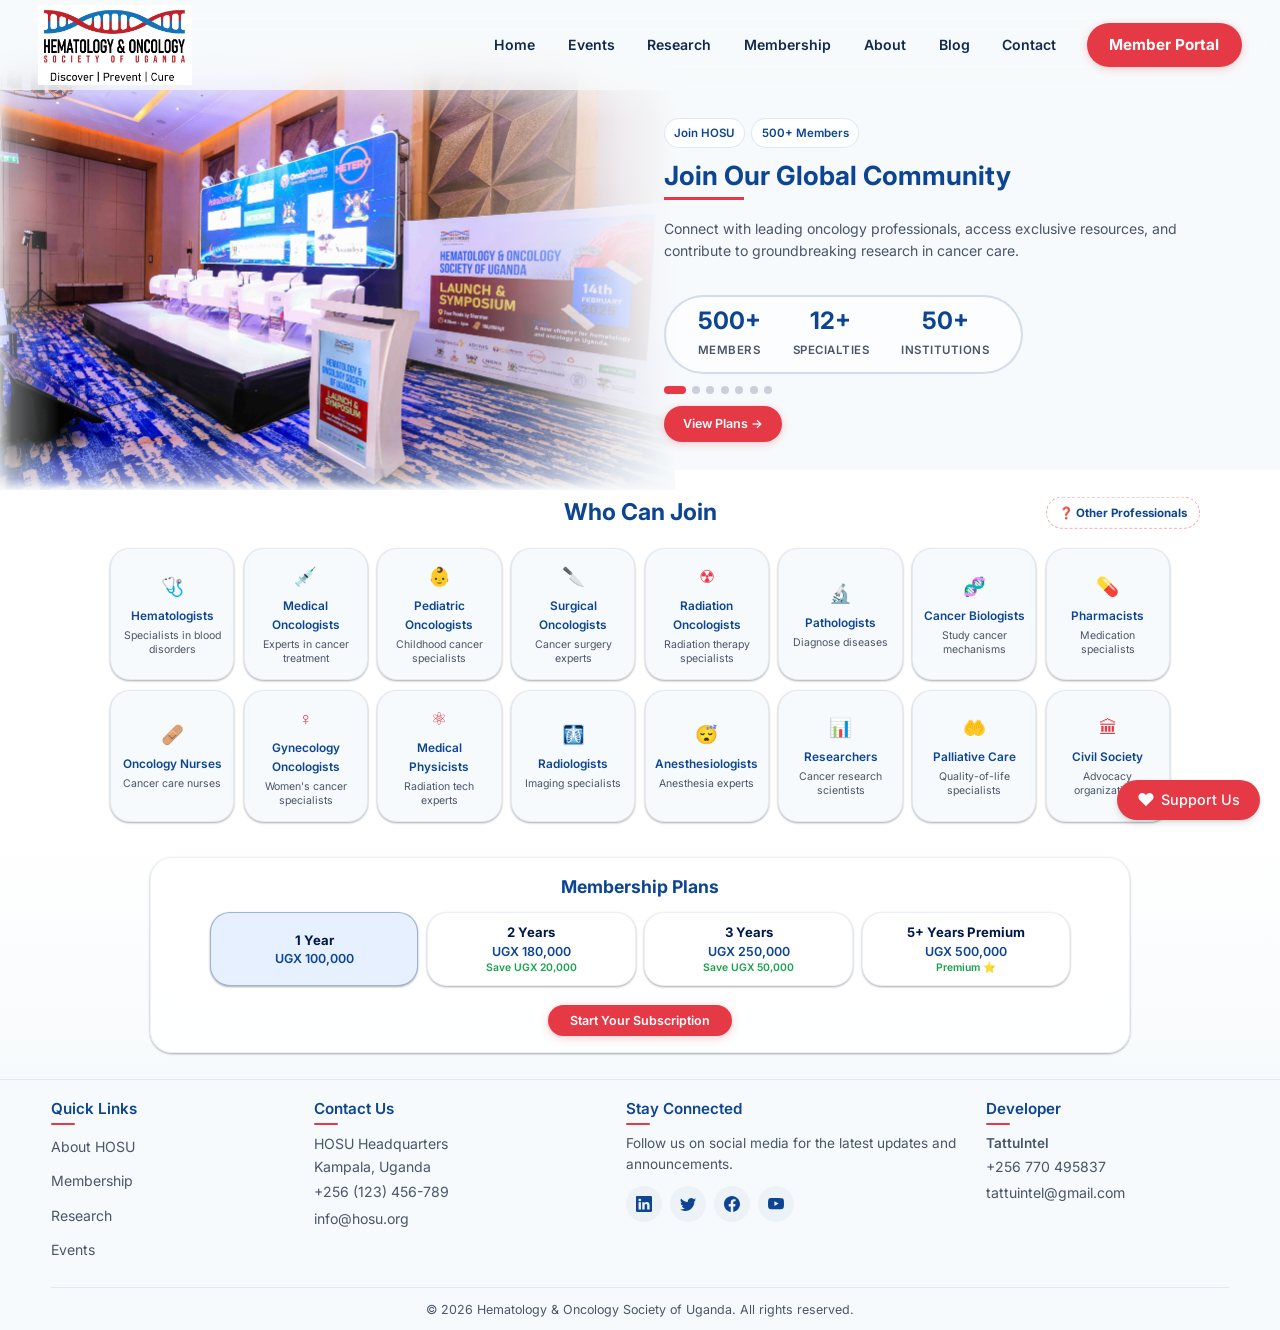
<file: membership.html>
<!DOCTYPE html>
<html lang="en">
<head>
    <meta charset="UTF-8">
    <meta name="viewport" content="width=device-width, initial-scale=1.0">
    <meta name="description" content="Join HOSU - Membership benefits, tiers, and application process for healthcare professionals">
    <title>Membership - HOSU</title>
    <link rel="preconnect" href="https://fonts.googleapis.com">
    <link rel="preconnect" href="https://fonts.gstatic.com" crossorigin>
    <link href="https://fonts.googleapis.com/css2?family=Inter:wght@400;500;600;700&display=swap" rel="stylesheet">
    <link rel="stylesheet" href="https://cdnjs.cloudflare.com/ajax/libs/font-awesome/6.0.0/css/all.min.css">
    <link rel="stylesheet" href="navbar.css">
    <link rel="stylesheet" href="donate-float.css">
    <style>
        :root {
            --primary-color: #e63946;
            --primary-light: #f8d7da;
            --primary-dark: #c81d2a;
            --secondary-color: #0d4593;
            --secondary-light: #e6f0ff;
            --secondary-dark: #072a5e;
            --text-color: #001848;
            --text-light: #4a5568;
            --background-light: #f1faee;
            --background-dark: #1d3557;
            --white: #ffffff;
            --accent-color: #a8dadc;
            --gray-100: #f7fafc;
            --gray-200: #edf2f7;
            --gray-300: #e2e8f0;
            --gray-400: #cbd5e0;
            --gray-500: #a0aec0;
            --transition: all 0.3s ease;
            --shadow: 0 2px 4px rgba(0,0,0,0.1);
            --shadow-sm: 0 1px 3px rgba(0,0,0,0.12), 0 1px 2px rgba(0,0,0,0.24);
            --shadow-md: 0 4px 6px rgba(0,0,0,0.1), 0 1px 3px rgba(0,0,0,0.08);
            --shadow-lg: 0 10px 15px -3px rgba(0,0,0,0.1), 0 4px 6px -2px rgba(0,0,0,0.05);
            --navbar-height: 90px;
            --border-radius: 8px;
            --spacing-xs: 0.5rem;
            --spacing-sm: 1rem;
            --spacing-md: 1.5rem;
            --spacing-lg: 2rem;
            --spacing-xl: 3rem;
            --content-width: 1200px;
            --section-width: 92%;
            --section-max-width: 1280px;
            --section-padding: 2rem;
            --mtn-yellow: #ffcc00;
            --airtel-red: #e40000;
        }

        * {
            margin: 0;
            padding: 0;
            box-sizing: border-box;
        }

        body {
            font-family: 'Inter', sans-serif;
            line-height: 1.6;
            color: var(--text-color);
            background-color: var(--white);
        }

        /* Navbar styles handled by navbar.css */

        .membership-hero {
            padding-top: var(--navbar-height);
            background-color: var(--gray-100);
            display: flex;
            justify-content: center;
            align-items: center;
            position: relative;
            overflow: visible;
            min-height: 380px;
        }

        .hero-inner {
            display: flex;
            flex-direction: row;
            width: var(--section-width);
            max-width: var(--section-max-width);
            margin: 0 auto;
            position: relative;
            overflow: visible;
            padding: 1.25rem 0;
            gap: 3%;
            justify-content: space-between;
            align-items: center;
            min-height: 380px;
        }

        .hero-content {
            width: 48%;
            display: flex;
            flex-direction: column;
            justify-content: center;
            padding: 0.5rem 0;
            z-index: 10;
            text-align: left;
            position: relative;
            min-height: 280px;
            margin-left: auto;
        }

        .hero-slide {
            display: none;
            flex-direction: column;
            animation: heroFadeIn 0.6s ease;
        }
        .hero-slide.active { display: flex; }
        @keyframes heroFadeIn {
            from { opacity: 0; transform: translateY(10px); }
            to { opacity: 1; transform: translateY(0); }
        }

        .hero-pills {
            display: flex;
            flex-wrap: wrap;
            gap: 0.4rem;
            margin-bottom: 0.75rem;
        }
        .hero-pill {
            display: inline-flex;
            align-items: center;
            gap: 0.25rem;
            background: rgba(255,255,255,0.85);
            color: var(--secondary-color);
            font-size: 0.72rem;
            font-weight: 600;
            padding: 0.3rem 0.6rem;
            border-radius: 16px;
            border: 1px solid rgba(13,69,147,0.12);
            -webkit-backdrop-filter: blur(4px);
            backdrop-filter: blur(4px);
        }

        .hero-image-container {
            position: absolute;
            left: -5%;
            top: 50%;
            transform: translateY(-50%);
            width: 58%;
            aspect-ratio: 4/3;
            overflow: hidden;
            border-radius: 0;
            animation: heroImgFadeIn 1s ease-out 0.3s forwards;
            opacity: 0;
            z-index: 0;
            max-height: 420px;
        }

        .hero-image-container::after {
            content: '';
            position: absolute;
            top: -1px; left: -1px; right: -1px; bottom: -1px;
            z-index: 2;
            pointer-events: none;
            background:
                linear-gradient(to left, #f7fafc 0%, rgba(247,250,252,0.85) 8%, rgba(247,250,252,0.5) 18%, rgba(247,250,252,0.15) 30%, transparent 45%),
                linear-gradient(to right, #f7fafc 0%, rgba(247,250,252,0.4) 3%, transparent 10%),
                linear-gradient(to bottom, #f7fafc 0%, rgba(247,250,252,0.5) 3%, transparent 12%),
                linear-gradient(to top, #f7fafc 0%, rgba(247,250,252,0.5) 3%, transparent 12%);
        }

        @keyframes heroImgFadeIn {
            from { opacity: 0; }
            to   { opacity: 1; }
        }

        .hero-image-container img {
            width: 100%;
            height: 100%;
            object-fit: cover;
        }

        .hero-background {
            position: absolute;
            top: 0; left: 0; width: 100%; height: 100%;
            background-size: cover;
            background-position: center;
            transition: opacity 1s ease, transform 8s ease;
            opacity: 0;
            transform: scale(1.05);
        }
        .hero-background.active {
            opacity: 1;
            transform: scale(1);
        }
        .hero-background.bg-1 { background-image: url('img/IMG_7761.jpg'); }
        .hero-background.bg-2 { background-image: url('img/IMG_7770.jpg'); }
        .hero-background.bg-3 { background-image: url('img/IMG_8316.jpg'); }
        .hero-background.bg-4 { background-image: url('img/IMG_7891.jpg'); }
        .hero-background.bg-5 { background-image: url('img/IMG_7825.webp'); }
        .hero-background.bg-6 { background-image: url('img/IMG_8005.jpg'); }

        .hero-indicators {
            display: flex;
            gap: 0.4rem;
            margin-top: 0.75rem;
        }
        .hero-dot {
            width: 8px;
            height: 8px;
            border-radius: 50%;
            background: rgba(18, 41, 74, 0.2);
            cursor: pointer;
            transition: all 0.3s ease;
        }
        .hero-dot.active {
            background: var(--primary-color);
            width: 22px;
            border-radius: 4px;
        }

        .hero-content h1 {
            font-size: clamp(1.25rem, 2.4vw, 1.65rem);
            line-height: 1.2;
            margin-bottom: 0.6rem;
            color: var(--secondary-color);
            font-weight: 700;
            position: relative;
            display: inline-block;
        }

        .hero-content h1::after {
            content: '';
            position: absolute;
            bottom: -8px;
            left: 0;
            width: 80px;
            height: 3px;
            background: var(--primary-color);
        }

        .hero-content p {
            font-size: clamp(0.8rem, 1.3vw, 0.88rem);
            margin-bottom: 1rem;
            color: var(--text-light);
            line-height: 1.6;
            margin-top: 1rem;
        }



        .hero-stats {
            display: flex;
            gap: 2rem;
            margin-top: 1rem;
            background: rgba(255, 255, 255, 0.55);
            -webkit-backdrop-filter: blur(12px);
            backdrop-filter: blur(12px);
            border: 2px solid rgba(29, 78, 137, 0.18);
            border-radius: 50px;
            padding: 0.65rem 2rem;
            width: fit-content;
        }

        .hero-stat {
            text-align: center;
        }

        .hero-stat-number {
            font-size: 1.5rem;
            font-weight: 700;
            color: var(--secondary-color);
            display: block;
            line-height: 1.2;
        }

        .hero-stat-label {
            font-size: 0.72rem;
            color: var(--text-light);
            text-transform: uppercase;
            letter-spacing: 0.5px;
            font-weight: 600;
        }

        /* Plans bar — same capsule style as stats bar */
        .hero-plans-bar {
            display: flex;
            gap: 0.6rem;
            margin-top: 1rem;
            flex-wrap: wrap;
        }

        .hero-plan {
            display: flex;
            flex-direction: column;
            align-items: center;
            text-align: center;
            background: rgba(255, 255, 255, 0.55);
            -webkit-backdrop-filter: blur(12px);
            backdrop-filter: blur(12px);
            border: 2px solid rgba(29, 78, 137, 0.18);
            border-radius: 16px;
            padding: 0.5rem 1rem;
            min-width: 85px;
            transition: all 0.3s ease;
        }

        .hero-plan:hover {
            border-color: var(--primary-color);
            transform: translateY(-2px);
            box-shadow: 0 4px 12px rgba(230, 57, 70, 0.12);
        }

        .hero-plan--featured {
            border-color: var(--primary-color);
            background: rgba(230, 57, 70, 0.06);
        }

        .hero-plan-price {
            font-size: 0.95rem;
            font-weight: 700;
            color: var(--secondary-color);
            line-height: 1.2;
        }

        .hero-plan-label {
            font-size: 0.68rem;
            color: var(--text-light);
            text-transform: uppercase;
            letter-spacing: 0.5px;
            font-weight: 600;
        }

        .hero-plan-save {
            font-size: 0.6rem;
            color: var(--primary-color);
            font-weight: 600;
            margin-top: 0.15rem;
        }

        .hero-cta-btn {
            display: inline-flex;
            align-items: center;
            gap: 0.3rem;
            background: var(--primary-color);
            color: white;
            border: none;
            padding: 0.5rem 1.2rem;
            border-radius: 20px;
            font-size: 0.78rem;
            font-weight: 600;
            font-family: inherit;
            cursor: pointer;
            transition: all 0.3s ease;
            margin-top: 0.75rem;
            box-shadow: 0 2px 8px rgba(230,57,70,0.25);
            text-decoration: none;
            width: fit-content;
        }

        .hero-cta-btn:hover {
            background: var(--primary-dark);
            transform: translateY(-2px);
            box-shadow: 0 4px 14px rgba(230,57,70,0.35);
        }

        @media (max-width: 768px) {
            .hero-inner {
                flex-direction: column;
                min-height: 0;
                padding: 1.5rem 0;
            }
            .hero-content {
                width: 100%;
                min-height: 0;
                margin-left: 0;
                text-align: center;
                align-items: center;
            }
            .hero-content h1::after { left: 50%; transform: translateX(-50%); }
            .hero-image-container {
                position: relative;
                left: 0;
                top: 0;
                transform: none;
                width: 100%;
                max-height: 250px;
                border-radius: 12px;
                overflow: hidden;
            }
            .hero-image-container::after { display: none; }
            .hero-image-container {
                position: absolute;
                inset: 0;
                width: 100%;
                max-height: none;
                opacity: 0.25;
                border-radius: 0;
                transform: none;
                left: 0; top: 0;
            }

            .hero-stats { justify-content: center; gap: 1.5rem; padding: 0.5rem 1.2rem; }
            .hero-plans-bar { justify-content: center; }
            .hero-indicators { justify-content: center; }
            .hero-pills { justify-content: center; }
        }

        .eligible-professions {
            padding: 1.35rem 5% 1rem;
            background: var(--white);
        }

        .section-title {
            text-align: center;
            font-size: clamp(1.1rem, 2.8vw, 1.45rem);
            color: var(--secondary-color);
            margin-bottom: 0.9rem;
            animation: fadeInUp 1s ease;
        }

        .section-header {
            position: relative;
            max-width: 1120px;
            margin: 0 auto 0.9rem;
            min-height: 42px;
            display: flex;
            justify-content: center;
            align-items: center;
        }

        .section-header .section-title {
            margin-bottom: 0;
        }

        .other-prof-link {
            position: absolute;
            right: 0;
            top: 50%;
            transform: translateY(-50%);
            display: inline-flex;
            align-items: center;
            gap: 0.35rem;
            padding: 0.38rem 0.74rem;
            border: 1px dashed rgba(230,57,70,0.45);
            border-radius: 999px;
            background: rgba(255,255,255,0.88);
            color: var(--secondary-color);
            font-size: 0.72rem;
            font-weight: 700;
            text-decoration: none;
            transition: all 0.22s ease;
            cursor: pointer;
        }

        .other-prof-link:hover {
            color: var(--primary-color);
            border-color: var(--primary-color);
            transform: translateY(-50%) translateX(-2px);
            box-shadow: var(--shadow-sm);
        }

        .profession-grid {
            display: grid;
            grid-template-columns: repeat(8, minmax(100px, 1fr));
            gap: 0.6rem;
            max-width: 1280px;
            margin: 0 auto;
        }

        .profession-card {
            background: var(--gray-100);
            border-radius: 14px;
            padding: 0.7rem 0.5rem;
            text-align: center;
            transition: var(--transition);
            cursor: pointer;
            border: 1px solid var(--gray-200);
            width: 100%;
            min-height: 132px;
            display: flex;
            flex-direction: column;
            justify-content: center;
            position: relative;
            overflow: hidden;
            opacity: 0;
            transform: translateY(10px);
            animation: cardReveal 0.45s ease forwards;
        }

        .profession-card::before {
            content: '';
            position: absolute;
            inset: 0;
            background: linear-gradient(140deg, rgba(13,69,147,0.08), transparent 45%);
            opacity: 0;
            transition: opacity 0.25s ease;
            pointer-events: none;
        }

        .profession-card:hover, .profession-card.selected {
            transform: translateY(-3px);
            box-shadow: var(--shadow-sm);
            border-color: var(--primary-color);
            background: var(--white);
        }

        .profession-card:hover::before,
        .profession-card.selected::before {
            opacity: 1;
        }

        @media (max-width: 768px) {
            .section-header {
                min-height: 0;
                flex-direction: column;
                justify-content: center;
                gap: 0.5rem;
            }

            .other-prof-link {
                position: static;
                transform: none;
            }

            .other-prof-link:hover {
                transform: translateY(0);
            }
        }

        .profession-card:nth-child(1) { animation-delay: 0.02s; }
        .profession-card:nth-child(2) { animation-delay: 0.04s; }
        .profession-card:nth-child(3) { animation-delay: 0.06s; }
        .profession-card:nth-child(4) { animation-delay: 0.08s; }
        .profession-card:nth-child(5) { animation-delay: 0.10s; }
        .profession-card:nth-child(6) { animation-delay: 0.12s; }
        .profession-card:nth-child(7) { animation-delay: 0.14s; }
        .profession-card:nth-child(8) { animation-delay: 0.16s; }
        .profession-card:nth-child(9) { animation-delay: 0.18s; }
        .profession-card:nth-child(10) { animation-delay: 0.20s; }
        .profession-card:nth-child(11) { animation-delay: 0.22s; }
        .profession-card:nth-child(12) { animation-delay: 0.24s; }
        .profession-card:nth-child(13) { animation-delay: 0.26s; }
        .profession-card:nth-child(14) { animation-delay: 0.28s; }
        .profession-card:nth-child(15) { animation-delay: 0.30s; }
        .profession-card:nth-child(16) { animation-delay: 0.32s; }
        .profession-card:nth-child(17) { animation-delay: 0.34s; }

        @keyframes cardReveal {
            from { opacity: 0; transform: translateY(10px); }
            to { opacity: 1; transform: translateY(0); }
        }

        .profession-icon {
            font-size: 1.15rem;
            color: var(--primary-color);
            margin-bottom: 0.35rem;
        }

        .profession-card h3 {
            margin-bottom: 0.2rem;
            font-size: 0.74rem;
            font-weight: 600;
            color: var(--secondary-color);
        }

        .profession-card p {
            font-size: 0.66rem;
            color: var(--text-light);
            line-height: 1.3;
        }

        @media (max-width: 1180px) {
            .profession-grid {
                grid-template-columns: repeat(6, minmax(100px, 1fr));
            }
        }

        @media (max-width: 900px) {
            .profession-grid {
                grid-template-columns: repeat(4, minmax(100px, 1fr));
            }
        }

        @media (max-width: 580px) {
            .profession-grid {
                grid-template-columns: repeat(2, minmax(120px, 1fr));
            }
        }

        /* ── Profession Detail Popup ── */
        .prof-popup-overlay {
            position: fixed;
            inset: 0;
            background: rgba(0,0,0,0.35);
            z-index: 9000;
            display: none;
            align-items: center;
            justify-content: center;
            animation: profOverlayIn 0.25s ease;
        }
        .prof-popup-overlay.active { display: flex; }
        @keyframes profOverlayIn {
            from { opacity: 0; }
            to { opacity: 1; }
        }

        .prof-popup {
            background: rgba(255,255,255,0.82);
            -webkit-backdrop-filter: blur(28px) saturate(1.5);
            backdrop-filter: blur(28px) saturate(1.5);
            border: 1px solid rgba(255,255,255,0.6);
            border-radius: 22px;
            width: min(92vw, 400px);
            padding: 1.8rem 1.5rem 1.4rem;
            box-shadow: 0 20px 60px rgba(0,0,0,0.12), 0 1px 3px rgba(0,0,0,0.06);
            position: relative;
            animation: profPopIn 0.35s cubic-bezier(.21,1.02,.73,1);
            text-align: center;
        }
        @keyframes profPopIn {
            from { opacity: 0; transform: translateY(20px) scale(0.96); }
            to { opacity: 1; transform: translateY(0) scale(1); }
        }

        .prof-popup-close {
            position: absolute;
            top: 0.8rem; right: 0.8rem;
            width: 28px; height: 28px;
            display: flex; align-items: center; justify-content: center;
            background: rgba(0,0,0,0.06);
            border: none; border-radius: 50%;
            font-size: 1rem; color: var(--text-light);
            cursor: pointer; transition: all 0.2s;
        }
        .prof-popup-close:hover { background: var(--primary-color); color: white; }

        .prof-popup-icon {
            font-size: 2.2rem;
            margin-bottom: 0.6rem;
            display: block;
        }

        .prof-popup h3 {
            font-size: 1.05rem;
            font-weight: 700;
            color: var(--secondary-color);
            margin-bottom: 0.5rem;
        }
        .prof-popup h3::after {
            content: '';
            display: block;
            width: 40px;
            height: 2.5px;
            background: var(--primary-color);
            border-radius: 2px;
            margin: 0.4rem auto 0;
        }

        .prof-popup-desc {
            font-size: 0.82rem;
            color: var(--text-light);
            line-height: 1.6;
            margin-bottom: 0.9rem;
        }

        .prof-popup-highlights {
            display: flex;
            flex-wrap: wrap;
            gap: 0.35rem;
            justify-content: center;
            margin-bottom: 1rem;
        }
        .prof-popup-highlights span {
            font-size: 0.68rem;
            font-weight: 600;
            padding: 0.25rem 0.55rem;
            border-radius: 12px;
            background: rgba(13,69,147,0.08);
            color: var(--secondary-color);
        }

        .prof-popup-join {
            display: inline-flex;
            align-items: center;
            gap: 0.3rem;
            background: var(--primary-color);
            color: white;
            border: none;
            padding: 0.55rem 1.4rem;
            border-radius: 20px;
            font-size: 0.78rem;
            font-weight: 600;
            font-family: inherit;
            cursor: pointer;
            transition: all 0.3s ease;
            box-shadow: 0 2px 10px rgba(230,57,70,0.25);
        }
        .prof-popup-join:hover {
            background: var(--primary-dark);
            transform: translateY(-2px);
            box-shadow: 0 4px 16px rgba(230,57,70,0.35);
        }

        .membership-benefits {
            padding: 3rem 5%;
            background: var(--background-light);
        }

        .benefits-grid {
            display: grid;
            grid-template-columns: repeat(auto-fit, minmax(250px, 1fr));
            gap: 2rem;
            max-width: 1280px;
            margin: 0 auto;
        }

        .benefit-card {
            background: var(--white);
            border-radius: 15px;
            padding: 2rem;
            text-align: center;
            transition: var(--transition);
        }

        .benefit-card:hover {
            transform: translateY(-5px);
            box-shadow: var(--shadow);
        }

        .benefit-icon {
            font-size: 2rem;
            color: var(--primary-color);
            margin-bottom: 1rem;
        }

        .subscription-section {
            padding: 1.2rem 5% 1.6rem;
            background: linear-gradient(180deg, var(--white) 0%, var(--gray-100) 100%);
            text-align: center;
        }

        .subscription-cta {
            max-width: 980px;
            margin: 0 auto;
            background: rgba(255,255,255,0.86);
            border: 1px solid rgba(13,69,147,0.08);
            border-radius: 22px;
            box-shadow: var(--shadow-sm);
            padding: 0.95rem 0.85rem 1rem;
            -webkit-backdrop-filter: blur(10px);
            backdrop-filter: blur(10px);
        }

        .subscription-cta h2 {
            font-size: 1.1rem;
            color: var(--secondary-color);
            font-weight: 700;
            margin-bottom: 0.55rem;
        }

        /* ── Plan Selector ── */
        .plan-selector {
            display: grid;
            grid-template-columns: repeat(4, minmax(120px, 1fr));
            gap: 0.55rem;
            margin: 0.7rem auto 0.45rem;
            max-width: 860px;
        }
        .plan-card {
            background: rgba(255,255,255,0.8);
            border: 1.5px solid var(--gray-300, #e2e8f0);
            border-radius: 16px;
            padding: 0.7rem 1rem;
            text-align: center;
            cursor: pointer;
            transition: all .2s;
            min-width: 110px;
            width: 100%;
            font-family: inherit;
            color: inherit;
            -webkit-backdrop-filter: blur(8px);
            backdrop-filter: blur(8px);
        }
        .plan-card:hover { border-color: var(--secondary-color); transform: translateY(-2px); }
        .plan-card:focus-visible {
            outline: 2px solid var(--secondary-color);
            outline-offset: 2px;
        }
        .plan-card.plan-selected { border-color: var(--secondary-color); background: rgba(13,69,147,0.06); }
        .plan-card .plan-name { font-weight: 700; font-size: 0.82rem; color: var(--text-color); margin-bottom: .2rem; }
        .plan-card .plan-price { font-size: .78rem; font-weight: 600; color: var(--secondary-color); }
        .plan-card .plan-save { font-size: .65rem; color: #16a34a; margin-top: .15rem; font-weight: 600; }

        @media (max-width: 880px) {
            .plan-selector {
                grid-template-columns: repeat(2, minmax(120px, 1fr));
            }
        }

        @media (max-width: 520px) {
            .plan-selector {
                grid-template-columns: 1fr;
                max-width: 290px;
            }
        }

        /* ── Subscription Modal (single-col, matches prof-popup) ── */
        .modal {
            display: none;
            position: fixed;
            inset: 0;
            background: rgba(0,0,0,0.35);
            z-index: 9000;
            justify-content: center;
            align-items: center;
            animation: profOverlayIn 0.25s ease;
        }

        .modal-content {
            background: rgba(255,255,255,0.82);
            -webkit-backdrop-filter: blur(28px) saturate(1.5);
            backdrop-filter: blur(28px) saturate(1.5);
            border: 1px solid rgba(255,255,255,0.6);
            border-radius: 22px;
            box-shadow: 0 20px 60px rgba(0,0,0,0.12), 0 1px 3px rgba(0,0,0,0.06);
            width: min(92vw, 400px);
            padding: 1.5rem 1.4rem 1.2rem;
            max-height: min(88vh, 640px);
            overflow-y: auto;
            position: relative;
            animation: profPopIn 0.35s cubic-bezier(.21,1.02,.73,1);
        }

        .close-modal {
            position: absolute;
            top: 0.8rem; right: 0.8rem;
            width: 28px; height: 28px;
            display: flex; align-items: center; justify-content: center;
            background: rgba(0,0,0,0.06);
            border: none; border-radius: 50%;
            font-size: 1rem; color: var(--text-light);
            cursor: pointer; transition: all 0.2s; z-index: 10;
        }
        .close-modal:hover { background: var(--primary-color); color: white; }

        .modal-header {
            text-align: center;
            margin-bottom: 0.8rem;
        }
        .modal-header h2 {
            font-size: 1.05rem;
            font-weight: 700;
            color: var(--secondary-color);
            margin: 0;
        }
        .modal-header h2::after {
            content: '';
            display: block;
            width: 40px;
            height: 2.5px;
            background: var(--primary-color);
            border-radius: 2px;
            margin: 0.35rem auto 0;
        }

        /* 2-col form grid inside popup */
        .form-grid {
            display: grid;
            grid-template-columns: 1fr 1fr;
            gap: 0.4rem 0.55rem;
        }
        .form-grid .fg-full { grid-column: 1 / -1; }

        .form-grid label {
            display: block;
            margin-bottom: 1px;
            font-weight: 600;
            font-size: 0.68rem;
            color: var(--text-color);
        }

        .form-grid input,
        .form-grid select {
            width: 100%;
            padding: 0.35rem 0.45rem;
            border: 1px solid var(--gray-300, #e2e8f0);
            border-radius: 10px;
            font-size: 0.74rem;
            font-family: inherit;
            transition: border-color 0.2s;
            background: rgba(255,255,255,0.7);
        }
        .form-grid input:focus,
        .form-grid select:focus {
            outline: none;
            border-color: var(--secondary-color);
            box-shadow: 0 0 0 3px rgba(13,69,147,0.08);
        }

        .pay-divider {
            font-size: 0.72rem;
            font-weight: 700;
            color: var(--secondary-color);
            margin: 0.65rem 0 0.35rem;
            text-align: center;
        }

        /* Payment chips row */
        .pay-chips {
            display: flex;
            flex-wrap: wrap;
            gap: 0.3rem;
            justify-content: center;
        }
        .pay-chip {
            display: inline-flex;
            align-items: center;
            gap: 0.25rem;
            border: 1.5px solid var(--gray-300, #e2e8f0);
            border-radius: 20px;
            padding: 0.28rem 0.6rem;
            cursor: pointer;
            transition: all 0.2s;
            background: rgba(255,255,255,0.5);
            font-size: 0.68rem;
            font-weight: 600;
            color: var(--text-color);
        }
        .pay-chip i { font-size: 0.78rem; color: var(--primary-color); }
        .pay-chip img { width: 18px; height: 18px; object-fit: contain; }
        .pay-chip:hover { border-color: var(--secondary-color); background: rgba(13,69,147,0.04); }
        .pay-chip.selected { border-color: var(--primary-color); background: rgba(230,57,70,0.08); color: var(--primary-color); }
        .pay-chip.mtn-chip { border-color: var(--mtn-yellow); background: rgba(255,204,0,0.06); }
        .pay-chip.mtn-chip.selected { background: rgba(255,204,0,0.16); border-color: var(--mtn-yellow); }
        .pay-chip.airtel-chip { border-color: var(--airtel-red); background: rgba(228,0,0,0.03); }
        .pay-chip.airtel-chip.selected { background: rgba(228,0,0,0.1); border-color: var(--airtel-red); }

        .pay-info {
            text-align: center;
            font-size: 0.68rem;
            color: var(--text-light);
            margin-top: 0.3rem;
            min-height: 0.9rem;
        }
        .pay-info strong { color: var(--text-color); }
        .pay-info a {
            color: var(--secondary-color);
            font-weight: 600;
            text-decoration: none;
            font-size: 0.66rem;
        }

        #submitButton {
            display: block;
            width: 100%;
            margin-top: 0.7rem;
            padding: 0.48rem 0;
            border-radius: 20px;
            border: none;
            background: var(--primary-color);
            color: white;
            font-size: 0.78rem;
            font-weight: 600;
            font-family: inherit;
            cursor: pointer;
            transition: all 0.2s;
            box-shadow: 0 2px 10px rgba(230,57,70,0.25);
        }
        #submitButton:hover:not(:disabled) {
            background: var(--primary-dark);
            transform: translateY(-1px);
            box-shadow: 0 4px 16px rgba(230,57,70,0.35);
        }
        #submitButton:disabled { opacity: 0.45; cursor: not-allowed; }

        .hidden { display: none; }

        .success-message { color: green; margin-top: 6px; font-weight: bold; font-size: 0.76rem; display: none; }
        .error-message { color: red; margin-top: 6px; font-weight: bold; font-size: 0.76rem; display: none; }

        /* ── Bank / Processing sub-modals ── */
        .bank-details-modal, .processing-modal {
            display: none;
            position: fixed;
            inset: 0;
            background: rgba(0,0,0,0.35);
            z-index: 9500;
            justify-content: center;
            align-items: center;
            animation: profOverlayIn 0.25s ease;
        }

        .bank-details-content, .processing-content {
            background: rgba(255,255,255,0.82);
            -webkit-backdrop-filter: blur(28px) saturate(1.5);
            backdrop-filter: blur(28px) saturate(1.5);
            border: 1px solid rgba(255,255,255,0.6);
            border-radius: 22px;
            box-shadow: 0 20px 60px rgba(0,0,0,0.12), 0 1px 3px rgba(0,0,0,0.06);
            width: min(92vw, 380px);
            padding: 1.4rem 1.3rem 1.1rem;
            position: relative;
            animation: profPopIn 0.35s cubic-bezier(.21,1.02,.73,1);
        }

        .bank-details-content h3, .processing-content h3 {
            color: var(--secondary-color);
            margin-bottom: 0.6rem;
            font-size: 0.95rem;
            font-weight: 700;
        }

        .bank-details-content p, .processing-content p {
            font-size: 0.78rem;
            color: var(--text-color);
            margin-bottom: 0.25rem;
        }

        .bank-details-close, .processing-close {
            position: absolute;
            top: 0.8rem; right: 0.8rem;
            width: 28px; height: 28px;
            display: flex; align-items: center; justify-content: center;
            background: rgba(0,0,0,0.06);
            border: none; border-radius: 50%;
            font-size: 1rem; color: var(--text-light);
            cursor: pointer; transition: all 0.2s;
        }
        .bank-details-close:hover, .processing-close:hover {
            background: var(--primary-color); color: white;
        }

        .spinner {
            border: 4px solid #f3f3f3;
            border-top: 4px solid var(--primary-color);
            border-radius: 50%;
            width: 30px;
            height: 30px;
            animation: spin 1s linear infinite;
            margin: 0 auto;
        }

        @keyframes spin {
            0% { transform: rotate(0deg); }
            100% { transform: rotate(360deg); }
        }

        footer {
            background: var(--gray-100);
            color: var(--text-color);
            padding: 1rem 0 0.6rem;
            border-top: 1px solid var(--gray-300);
        }

        .footer-content {
            display: grid;
            grid-template-columns: 1fr 1.2fr 1.4fr 1fr;
            gap: 1.25rem;
            width: var(--section-width);
            max-width: var(--section-max-width);
            margin: 0 auto;
        }

        .footer-section h4 {
            color: var(--secondary-color);
            font-size: 0.95rem;
            margin-bottom: 0.75rem;
            font-weight: 600;
            position: relative;
            display: inline-block;
        }

        .footer-section h4::after {
            content: '';
            position: absolute;
            bottom: -4px;
            left: 0;
            width: 24px;
            height: 2px;
            background: var(--primary-color);
            border-radius: 2px;
        }

        .footer-section ul {
            list-style: none;
            margin: 0;
            padding: 0;
        }

        .footer-section li {
            margin-bottom: 0.45rem;
        }

        .footer-section a {
            color: var(--text-light);
            transition: var(--transition);
            display: inline-block;
            padding: 0.15rem 0;
            font-size: 0.88rem;
            text-decoration: none;
        }

        .footer-section a:hover {
            color: var(--primary-color);
            transform: translateX(3px);
        }

        .footer-section address {
            font-style: normal;
            font-size: 0.88rem;
            color: var(--text-light);
            line-height: 1.6;
        }

        .footer-section p {
            font-size: 0.85rem;
            color: var(--text-light);
            line-height: 1.5;
            margin-bottom: 0.35rem;
        }

        .social-links {
            display: flex;
            gap: 0.5rem;
            margin-top: 0.75rem;
            flex-wrap: wrap;
        }

        .social-links a {
            display: inline-flex;
            align-items: center;
            justify-content: center;
            width: 36px;
            height: 36px;
            border-radius: 50%;
            background: var(--gray-200);
            transition: var(--transition);
            color: var(--secondary-color);
        }

        .social-links a:hover {
            background: var(--secondary-color);
            transform: translateY(-2px);
            color: var(--white);
        }

        .copyright {
            text-align: center;
            margin-top: 1rem;
            padding-top: 0.75rem;
            border-top: 1px solid var(--gray-300);
            font-size: 0.78rem;
            color: var(--text-light);
            width: var(--section-width);
            max-width: var(--section-max-width);
            margin-left: auto;
            margin-right: auto;
        }

        .partner-logo:hover img {
                transform: scale(1.5);
                filter: brightness(1.5);
        }

        @keyframes fadeInUp {
            from { opacity: 0; transform: translateY(20px); }
            to { opacity: 1; transform: translateY(0); }
        }

        @media (max-width: 768px) {
            .membership-hero {
                min-height: 0;
            }

            .modal-content {
                width: min(94vw, 340px);
                padding: 1.2rem 1rem 1rem;
            }

            .form-grid {
                grid-template-columns: 1fr;
            }
        }
        /* Visa form inside modal */
#visaForm input {
    padding: 0.35rem 0.45rem;
    border: 1px solid var(--gray-300, #e2e8f0);
    border-radius: 10px;
    width: 100%;
    margin-bottom: 0.3rem;
    font-size: 0.74rem;
    font-family: inherit;
}
#visaForm label {
    display: block;
    margin-bottom: 1px;
    font-weight: 600;
    font-size: 0.68rem;
}
.bank-details-content .form-group { margin-bottom: 0.45rem; }
.bank-details-content select,
.bank-details-content input {
    width: 100%;
    padding: 0.35rem 0.45rem;
    border: 1px solid var(--gray-300, #e2e8f0);
    border-radius: 10px;
    font-size: 0.74rem;
}
/* Subscription button */
.subscription-btn{display:inline-flex;align-items:center;justify-content:center;gap:0.3rem;background:var(--primary-color);color:white;border:none;padding:0.5rem 1.4rem;border-radius:20px;font-size:0.78rem;font-weight:600;font-family:inherit;cursor:pointer;transition:all 0.3s;box-shadow:0 2px 10px rgba(230,57,70,0.25);margin-top:0.75rem;}
.subscription-btn:hover{background:var(--primary-dark);transform:translateY(-2px);box-shadow:0 4px 16px rgba(230,57,70,0.35);}
/* Hidden form elements toggled by JS */
#otherProfessionGroup{display:none;}
.invalid-phonenumber{display:none;}
.payment-radio-hidden{display:none;}
#visaForm{margin-top:0.45rem;}
/* Bank details / processing modal buttons */
.modal-btn-full{width:100%;padding:0.45rem 0;border-radius:12px;font-size:0.78rem;font-weight:600;font-family:inherit;border:none;background:var(--primary-color);color:white;cursor:pointer;transition:all 0.2s;}
.modal-btn-full:hover{background:var(--primary-dark);}
#processingCloseBtn{display:none;}
#closeModalButton{display:none;}
#closeVisaModalButton{display:none;}
/* Processing step indicator */
#paySteps{display:flex;justify-content:center;align-items:center;gap:0;margin:0.7rem 0 0.35rem;}
.pay-step{display:flex;flex-direction:column;align-items:center;gap:3px;}
.pay-step-label{font-size:.62rem;color:var(--text-light);}
.pay-step-line{width:36px;height:2px;background:var(--gray-300);margin-bottom:14px;}
#modalMessage{margin:.4rem 0;font-size:0.82rem;}
#modalSubMessage{font-size:.72rem;color:var(--text-light);margin:.15rem 0;}
#airtelCountdown{display:none;font-size:.76rem;font-weight:600;color:#e40000;margin:.3rem 0;}
/* Partner logo */
.partner-logo{height:70px;max-width:150px;display:flex;align-items:center;justify-content:center;transition:all .3s ease;}
.partner-logo img{max-height:100%;max-width:100%;object-fit:contain;filter:none;opacity:1;}

        /* Index page alignment overrides */
        html {
            scroll-behavior: smooth;
            overflow-x: hidden;
        }

        body {
            overflow-x: hidden;
            background: linear-gradient(180deg, var(--gray-100) 0%, var(--white) 18%);
        }

        a {
            text-decoration: none;
            color: inherit;
        }

        img {
            max-width: 100%;
            height: auto;
        }

        /* Navbar styles handled by navbar.css */

        .profession-grid,
        .benefits-grid,
        .footer-content,
        .copyright {
            width: var(--section-width);
            max-width: var(--section-max-width);
            margin-left: auto;
            margin-right: auto;
        }

        .membership-hero-content {
            padding: 0 var(--spacing-sm);
        }

        .eligible-professions {
            padding: 1.35rem 5% 1rem;
        }
        .membership-benefits {
            padding: 3.25rem 0;
        }

        .membership-benefits {
            background: rgba(241, 250, 238, 0.6);
        }

        .profession-card,
        .benefit-card,
        .plan-card {
            border: 1px solid rgba(13, 69, 147, 0.08);
            box-shadow: var(--shadow-sm);
        }

        .profession-card,
        .benefit-card,
        .plan-card {
            border-radius: 20px;
        }

        .benefit-card,
        .plan-card {
            background: var(--white);
        }

        .plan-card.plan-selected {
            background: var(--secondary-light);
            border-color: rgba(13, 69, 147, 0.35);
        }

        footer {
            background: var(--gray-100);
            color: var(--text-color);
            padding: 1rem 0 0.6rem;
            border-top: 1px solid var(--gray-300);
        }

        .footer-content {
            grid-template-columns: 1fr 1.2fr 1.4fr 1fr;
            gap: 1.25rem;
        }

        .footer-section h4 {
            color: var(--secondary-color);
            font-size: 0.95rem;
            margin-bottom: 0.75rem;
            position: relative;
            display: inline-block;
        }

        .footer-section h4::after {
            content: '';
            position: absolute;
            bottom: -4px;
            left: 0;
            width: 24px;
            height: 2px;
            background: var(--primary-color);
            border-radius: 2px;
        }

        .footer-section a,
        .footer-section address,
        .footer-section p {
            color: var(--text-light);
        }

        .footer-section a:hover {
            color: var(--primary-color);
        }

        .social-links a {
            background: var(--gray-200);
            color: var(--secondary-color);
        }

        .social-links a:hover {
            background: var(--secondary-color);
            color: var(--white);
        }

        .copyright {
            margin-top: 1rem;
            padding-top: 0.75rem;
            border-top: 1px solid var(--gray-300);
            font-size: 0.78rem;
            color: var(--text-light);
        }

        .footer-dev-info p { margin: 0; }
        .footer-dev-name { font-size: 0.88rem; font-weight: 600; color: var(--secondary-color); margin-bottom: 0.35rem; }
        .footer-dev-contact { font-size: 0.82rem; color: var(--text-light); margin-bottom: 0.25rem; }
        .footer-dev-contact:last-child { margin-bottom: 0; }
        .footer-dev-contact a { color: var(--text-light); }

        @media (max-width: 768px) {
            .navbar {
                padding: 1rem 0;
            }

            .nav-links {
                top: calc(100% + 0.5rem);
                left: 50%;
                transform: translateX(-50%);
                width: min(92%, 420px);
                border-radius: 18px;
                background: rgba(255, 255, 255, 0.96);
                padding: 1rem;
                box-shadow: var(--shadow-lg);
            }

            .footer-content {
                grid-template-columns: 1fr;
            }

            .membership-hero {
                min-height: 0;
            }
        }
    </style>
</head>
<body>
    <nav class="navbar">
        <div class="navbar-container">
            <div class="logo">
                <img src="img/logo2.png" alt="HOSU - Hematology & Oncology Society of Uganda" loading="eager">
            </div>
            <div class="nav-links">
                <a href="index.html">Home</a>           
                <a href="events.html">Events</a>
                <a href="research.html">Research</a> 
                <a href="membership.html">Membership</a>           
                <a href="about.html">About</a>
                <a href="blog.html">Blog</a>
                <a href="contact.html">Contact</a>
                <div class="login-trigger-wrap">
                    <a href="#" class="cta-button login-trigger" onclick="toggleLoginPopup(event)">Member Portal</a>
                    <div class="login-float-popup" id="loginPopup"></div>
                </div>
            </div>
            <div class="menu-toggle" aria-label="Toggle navigation menu" aria-expanded="false">☰</div>
        </div>
    </nav>

    <section class="membership-hero">
        <div class="hero-inner">
            <div class="hero-image-container" id="heroImageContainer">
                <div class="hero-background bg-1 active"></div>
                <div class="hero-background bg-2"></div>
                <div class="hero-background bg-3"></div>
                <div class="hero-background bg-4"></div>
                <div class="hero-background bg-5"></div>
                <div class="hero-background bg-6"></div>
            </div>
            <div class="hero-content">
                <article class="hero-slide active" data-slide="intro">
                    <div class="hero-pills">
                        <span class="hero-pill">Join HOSU</span>
                        <span class="hero-pill">500+ Members</span>
                    </div>
                    <h1>Join Our Global Community</h1>
                    <p>Connect with leading oncology professionals, access exclusive resources, and contribute to groundbreaking research in cancer care.</p>
                    <div class="hero-stats" id="heroStatsBar" aria-live="polite">
                        <div class="hero-stat"><span class="hero-stat-number">500+</span><span class="hero-stat-label">Members</span></div>
                        <div class="hero-stat"><span class="hero-stat-number">12+</span><span class="hero-stat-label">Specialties</span></div>
                        <div class="hero-stat"><span class="hero-stat-number">50+</span><span class="hero-stat-label">Institutions</span></div>
                    </div>
                </article>
                <article class="hero-slide" data-slide="network">
                    <div class="hero-pills">
                        <span class="hero-pill">🌐 Networking</span>
                        <span class="hero-pill">Pan-African</span>
                    </div>
                    <h1>Professional Network</h1>
                    <p>Access a network of Hematology and Oncology specialists across Uganda and beyond. Build lasting connections that advance your career and cancer care.</p>
                </article>
                <article class="hero-slide" data-slide="education">
                    <div class="hero-pills">
                        <span class="hero-pill">📚 Learning</span>
                        <span class="hero-pill">CME Credits</span>
                    </div>
                    <h1>Educational Resources</h1>
                    <p>Exclusive access to research, webinars, and training programs on cancer care. Stay current with the latest advances in hematology and oncology.</p>
                </article>
                <article class="hero-slide" data-slide="research">
                    <div class="hero-pills">
                        <span class="hero-pill">🔬 Research</span>
                        <span class="hero-pill">Collaboration</span>
                    </div>
                    <h1>Research Opportunities</h1>
                    <p>Participate in cutting-edge studies and collaborate on innovative treatments. Contribute to evidence-based cancer care across East Africa.</p>
                </article>
                <article class="hero-slide" data-slide="events">
                    <div class="hero-pills">
                        <span class="hero-pill">📅 Events</span>
                        <span class="hero-pill">Global Conferences</span>
                    </div>
                    <h1>Events &amp; Conferences</h1>
                    <p>Invitations to HOSU events, workshops, and global oncology conferences. Network with international experts and stay at the forefront of cancer care.</p>
                </article>
                <article class="hero-slide" data-slide="recognition">
                    <div class="hero-pills">
                        <span class="hero-pill">🏅 Recognition</span>
                        <span class="hero-pill">Leadership</span>
                    </div>
                    <h1>Recognition &amp; Voting</h1>
                    <p>Gain visibility for your contributions to oncology and hematology. Influence HOSU's direction through voting in elections and key decisions.</p>
                </article>
                <article class="hero-slide" data-slide="plans">
                    <div class="hero-pills">
                        <span class="hero-pill">💳 Membership Plans</span>
                        <span class="hero-pill">Flexible Terms</span>
                    </div>
                    <h1>Choose The Right Plan</h1>
                    <p>Select annual, multi-year, or premium membership. Plans are built for professionals, teams, and long-term leaders in cancer care.</p>
                    <div class="hero-plans-bar">
                        <div class="hero-plan">
                            <span class="hero-plan-price">UGX 100K</span>
                            <span class="hero-plan-label">1 Year</span>
                        </div>
                        <div class="hero-plan">
                            <span class="hero-plan-price">UGX 180K</span>
                            <span class="hero-plan-label">2 Years</span>
                            <span class="hero-plan-save">Save 20K</span>
                        </div>
                        <div class="hero-plan">
                            <span class="hero-plan-price">UGX 250K</span>
                            <span class="hero-plan-label">3 Years</span>
                            <span class="hero-plan-save">Save 50K</span>
                        </div>
                        <div class="hero-plan hero-plan--featured">
                            <span class="hero-plan-price">UGX 500K</span>
                            <span class="hero-plan-label">5+ Years</span>
                            <span class="hero-plan-save">Premium ⭐</span>
                        </div>
                    </div>
                </article>
                <div class="hero-indicators">
                    <span class="hero-dot active" data-index="0" aria-label="Slide 1"></span>
                    <span class="hero-dot" data-index="1" aria-label="Slide 2"></span>
                    <span class="hero-dot" data-index="2" aria-label="Slide 3"></span>
                    <span class="hero-dot" data-index="3" aria-label="Slide 4"></span>
                    <span class="hero-dot" data-index="4" aria-label="Slide 5"></span>
                    <span class="hero-dot" data-index="5" aria-label="Slide 6"></span>
                    <span class="hero-dot" data-index="6" aria-label="Slide 7"></span>
                </div>
                <a href="#plans" class="hero-cta-btn">View Plans →</a>
            </div>
        </div>
    </section>

    <section class="eligible-professions">
        <div class="section-header">
            <h2 class="section-title">Who Can Join</h2>
            <a href="#" class="other-prof-link" onclick="selectProfession('other'); return false;">❓ Other Professionals</a>
        </div>
        <div class="profession-grid">
            <div class="profession-card" data-profession="hematologist" onclick="selectProfession('hematologist')">
                <div class="profession-icon">🩺</div>
                <h3>Hematologists</h3>
                <p>Specialists in blood disorders</p>
            </div>
            <div class="profession-card" data-profession="medical-oncologist" onclick="selectProfession('medical-oncologist')">
                <div class="profession-icon">💉</div>
                <h3>Medical Oncologists</h3>
                <p>Experts in cancer treatment</p>
            </div>
            <div class="profession-card" data-profession="pediatric-oncologist" onclick="selectProfession('pediatric-oncologist')">
                <div class="profession-icon">👶</div>
                <h3>Pediatric Oncologists</h3>
                <p>Childhood cancer specialists</p>
            </div>
            <div class="profession-card" data-profession="surgical-oncologist" onclick="selectProfession('surgical-oncologist')">
                <div class="profession-icon">🔪</div>
                <h3>Surgical Oncologists</h3>
                <p>Cancer surgery experts</p>
            </div>
            <div class="profession-card" data-profession="radiation-oncologist" onclick="selectProfession('radiation-oncologist')">
                <div class="profession-icon">☢</div>
                <h3>Radiation Oncologists</h3>
                <p>Radiation therapy specialists</p>
            </div>
            <div class="profession-card" data-profession="pathologist" onclick="selectProfession('pathologist')">
                <div class="profession-icon">🔬</div>
                <h3>Pathologists</h3>
                <p>Diagnose diseases</p>
            </div>
            <div class="profession-card" data-profession="cancer-biologist" onclick="selectProfession('cancer-biologist')">
                <div class="profession-icon">🧬</div>
                <h3>Cancer Biologists</h3>
                <p>Study cancer mechanisms</p>
            </div>
            <div class="profession-card" data-profession="pharmacist" onclick="selectProfession('pharmacist')">
                <div class="profession-icon">💊</div>
                <h3>Pharmacists</h3>
                <p>Medication specialists</p>
            </div>
            <div class="profession-card" data-profession="oncology-nurse" onclick="selectProfession('oncology-nurse')">
                <div class="profession-icon">🩹</div>
                <h3>Oncology Nurses</h3>
                <p>Cancer care nurses</p>
            </div>
            <div class="profession-card" data-profession="gynecology-oncologist" onclick="selectProfession('gynecology-oncologist')">
                <div class="profession-icon">♀</div>
                <h3>Gynecology Oncologists</h3>
                <p>Women's cancer specialists</p>
            </div>
            <div class="profession-card" data-profession="medical-physicist" onclick="selectProfession('medical-physicist')">
                <div class="profession-icon">⚛</div>
                <h3>Medical Physicists</h3>
                <p>Radiation tech experts</p>
            </div>
            <div class="profession-card" data-profession="radiologist" onclick="selectProfession('radiologist')">
                <div class="profession-icon">🩻</div>
                <h3>Radiologists</h3>
                <p>Imaging specialists</p>
            </div>
            <div class="profession-card" data-profession="anesthesiologist" onclick="selectProfession('anesthesiologist')">
                <div class="profession-icon">😴</div>
                <h3>Anesthesiologists</h3>
                <p>Anesthesia experts</p>
            </div>
            <div class="profession-card" data-profession="researcher" onclick="selectProfession('researcher')">
                <div class="profession-icon">📊</div>
                <h3>Researchers</h3>
                <p>Cancer research scientists</p>
            </div>
            <div class="profession-card" data-profession="palliative-care" onclick="selectProfession('palliative-care')">
                <div class="profession-icon">🤲</div>
                <h3>Palliative Care</h3>
                <p>Quality-of-life specialists</p>
            </div>
            <div class="profession-card" data-profession="civil-society" onclick="selectProfession('civil-society')">
                <div class="profession-icon">🏛</div>
                <h3>Civil Society</h3>
                <p>Advocacy organizations</p>
            </div>
        </div>
    </section>

    <!-- Profession Detail Popup -->
    <div class="prof-popup-overlay" id="profPopupOverlay" onclick="closeProfPopup(event)">
        <div class="prof-popup" onclick="event.stopPropagation()">
            <button class="prof-popup-close" onclick="closeProfPopup()">&times;</button>
            <span class="prof-popup-icon" id="profPopupIcon"></span>
            <h3 id="profPopupTitle"></h3>
            <p class="prof-popup-desc" id="profPopupDesc"></p>
            <div class="prof-popup-highlights" id="profPopupHighlights"></div>
            <button class="prof-popup-join" id="profPopupJoin">Apply for Membership →</button>
        </div>
    </div>

    <section class="subscription-section" id="plans">
        <div class="subscription-cta">
            <h2>Membership Plans</h2>
            <div class="plan-selector" id="planSelector" role="group" aria-label="Select membership plan"></div>
            <button onclick="openSubscriptionForm()" class="subscription-btn">Start Your Subscription</button>
        </div>
    </section>

    <div class="modal" id="subscriptionModal">
        <div class="modal-content" onclick="event.stopPropagation()">
            <button class="close-modal" onclick="closeSubscriptionForm()" aria-label="Close form">
                <i class="fas fa-times"></i>
            </button>

            <div class="modal-header">
                <h2>Membership Application</h2>
            </div>

            <form id="membershipForm" class="form-grid">
                <div class="form-group fg-full">
                    <label for="fullName">Full Name</label>
                    <input type="text" id="fullName" name="fullName" required>
                </div>
                <div class="form-group fg-full">
                    <label for="email">Email Address</label>
                    <input type="email" id="email" name="email" required>
                </div>
                <div class="form-group fg-full">
                    <label for="profession">Profession</label>
                    <select id="profession" name="profession" required>
                        <option value="">Select profession</option>
                        <option value="hematologist">Hematologist</option>
                        <option value="medical-oncologist">Medical Oncologist</option>
                        <option value="pediatric-oncologist">Pediatric Oncologist</option>
                        <option value="surgical-oncologist">Surgical Oncologist</option>
                        <option value="radiation-oncologist">Radiation Oncologist</option>
                        <option value="pathologist">Pathologist</option>
                        <option value="cancer-biologist">Cancer Biologist</option>
                        <option value="pharmacist">Pharmacist</option>
                        <option value="oncology-nurse">Oncology Nurse</option>
                        <option value="gynecology-oncologist">Gynecology Oncologist</option>
                        <option value="medical-physicist">Medical Physicist</option>
                        <option value="radiologist">Radiologist</option>
                        <option value="anesthesiologist">Anesthesiologist</option>
                        <option value="researcher">Researcher</option>
                        <option value="palliative-care">Palliative Care Specialist</option>
                        <option value="civil-society">Civil Society Organization</option>
                        <option value="other">Other</option>
                    </select>
                </div>
                <div class="form-group fg-full" id="otherProfessionGroup">
                    <label for="otherProfession">Specify Your Profession</label>
                    <input type="text" id="otherProfession" name="otherProfession">
                </div>
                <div class="form-group">
                    <label for="contact">Phone Number</label>
                    <input type="tel" id="contact" name="contact" required placeholder="e.g., 0772123456" minlength="10" maxlength="10">
                </div>
                <div class="form-group">
                    <label for="institution">Institution / Organization</label>
                    <input type="text" id="institution" name="institution" placeholder="e.g., Mulago Hospital">
                </div>
                <div class="invalid-phonenumber text-danger fg-full">Invalid Phone number.</div>
            </form>

            <div class="pay-divider">Payment Method</div>

            <form id="paymentForm">
                <div class="pay-chips">
                    <button type="button" class="pay-chip payment-option" onclick="selectPayment('bank')">
                        <i class="fas fa-university"></i> Bank
                        <input type="radio" name="paymentmode" value="bank" class="payment-radio-hidden">
                    </button>
                    <button type="button" class="pay-chip payment-option" onclick="selectPayment('banktobank')">
                        <i class="fas fa-exchange-alt"></i> Bank to Bank
                        <input type="radio" name="paymentmode" value="banktobank" class="payment-radio-hidden">
                    </button>
                    <button type="button" class="pay-chip payment-option" onclick="selectPayment('visa')">
                        <i class="fab fa-cc-visa"></i> Visa
                        <input type="radio" name="paymentmode" value="visa" class="payment-radio-hidden">
                    </button>
                    <button type="button" class="pay-chip payment-option mtn-chip" onclick="selectPayment('mtn')">
                        <img src="img/mtn.png" alt="MTN"> MTN
                        <input type="radio" name="paymentmode" value="UGMTNMOMODIR" class="payment-radio-hidden">
                    </button>
                    <button type="button" class="pay-chip payment-option airtel-chip" onclick="selectPayment('airtel')">
                        <img src="img/airtel.png" alt="Airtel"> Airtel
                        <input type="radio" name="paymentmode" value="UGAIRTELMODIR" class="payment-radio-hidden">
                    </button>
                </div>

                <div id="paymentDetails" class="pay-info hidden"></div>

                <div id="visaForm" class="hidden">
                    <div class="form-grid">
                        <div class="form-group fg-full">
                            <label for="cardNumber">Card Number</label>
                            <input type="text" id="cardNumber" placeholder="1234 5678 9012 3456" maxlength="19">
                        </div>
                        <div class="form-group">
                            <label for="expiryDate">Expiry Date</label>
                            <input type="text" id="expiryDate" placeholder="MM/YY" maxlength="5">
                        </div>
                        <div class="form-group">
                            <label for="cvv">CVV</label>
                            <input type="text" id="cvv" placeholder="123" maxlength="3">
                        </div>
                        <div class="form-group fg-full">
                            <label for="cardName">Name on Card</label>
                            <input type="text" id="cardName" placeholder="John Doe">
                        </div>
                    </div>
                </div>

                <button type="button" onclick="payNow()" id="submitButton" disabled>Process Payment</button>
            </form>
        </div>
    </div>

    <div class="bank-details-modal" id="bankDetailsModal">
        <div class="bank-details-content">
            <button class="bank-details-close" onclick="closeBankDetails()">
                <i class="fas fa-times"></i>
            </button>
            <h3>Bank Transfer Details</h3>
            <p>Account: HOSU Limited</p>
            <p>No: 9030025235214</p>
            <p>Bank: Stanbic Bank</p>
            <p>Branch: Mulago</p>
            <p>Please transfer UGX 100,000 to the account above and contact us to confirm.</p>
            <button onclick="closeBankDetails()" class="modal-btn-full">Close</button>
        </div>
    </div>

    <div class="processing-modal" id="processingModal">
        <div class="processing-content">
            <button class="processing-close" onclick="closeProcessingModal()" id="processingCloseBtn">
                <i class="fas fa-times"></i>
            </button>
            <h3 id="processingTitle">Processing Payment</h3>
            <!-- Step indicator -->
            <div id="paySteps">
                <div class="pay-step" id="pstep-1">
                    <div class="pay-step-dot active" id="psdot-1">1</div>
                    <span class="pay-step-label">Register</span>
                </div>
                <div class="pay-step-line" id="psline-1"></div>
                <div class="pay-step" id="pstep-2">
                    <div class="pay-step-dot" id="psdot-2">2</div>
                    <span class="pay-step-label">Authorize</span>
                </div>
                <div class="pay-step-line" id="psline-2"></div>
                <div class="pay-step" id="pstep-3">
                    <div class="pay-step-dot" id="psdot-3">3</div>
                    <span class="pay-step-label">Receipt</span>
                </div>
            </div>
            <div id="modalSpinner" class="spinner"></div>
            <p id="modalMessage">Processing payment, please wait...</p>
            <p id="modalSubMessage"></p>
            <div id="airtelCountdown"></div>
            <button id="closeModalButton" class="modal-btn-full" onclick="closeProcessingModal()">Close</button>
        </div>
    </div>
    <style>
    .pay-step-dot{width:28px;height:28px;border-radius:50%;background:#eee;color:#999;font-size:.75rem;font-weight:700;display:flex;align-items:center;justify-content:center;border:2px solid #ddd;transition:all .3s;}
    .pay-step-dot.active{background:var(--primary,#c0392b);color:#fff;border-color:var(--primary,#c0392b);}
    .pay-step-dot.done{background:#27ae60;color:#fff;border-color:#27ae60;}
    .pay-step-line.done{background:#27ae60;}
    .pay-step-line.active{background:var(--primary,#c0392b);}
    </style>

    <!-- Bank-to-Bank Transfer Modal -->
<div class="bank-details-modal" id="bankToBankModal">
    <div class="bank-details-content">
        <button class="close-modal" id="closeBankToBankModal" aria-label="Close bank transfer">
            <i class="fas fa-times"></i>
        </button>
        <h3>Bank-to-Bank Transfer</h3>
        <div class="form-group">
            <label for="sourceBank">Your Bank</label>
            <select id="sourceBank" required>
                <option value="">Select your bank</option>
                <option value="stanbic">Stanbic Bank</option>
                <option value="centenary">Centenary Bank</option>
                <option value="dfcu">DFCU Bank</option>
                <option value="equity">Equity Bank</option>
                <option value="absa">Absa Bank</option>
            </select>
        </div>
        <div class="form-group">
            <label for="accountNumber">Your Account Number</label>
            <input type="text" id="accountNumber" required>
        </div>
        <p>We'll redirect you to your bank's secure portal to complete the transfer</p>
        <button onclick="initiateBankTransfer()">Proceed to Bank Portal</button>
    </div>
</div>

<!-- Visa Processing Modal -->
<div class="processing-modal" id="visaProcessingModal">
    <div class="processing-content">
        <button class="processing-close" onclick="closeVisaModal()">
            <i class="fas fa-times"></i>
        </button>
        <h3>Processing Visa Payment</h3>
        <div id="visaSpinner" class="spinner"></div>
        <p id="visaMessage">Connecting to payment gateway...</p>
        <button id="closeVisaModalButton">Close</button>
    </div>
</div>

    <footer>
        <div class="footer-content">
            <div class="footer-section">
                <h4>Quick Links</h4>
                <ul>
                    <li><a href="about.html">About HOSU</a></li>
                    <li><a href="membership.html">Membership</a></li>
                    <li><a href="research.html">Research</a></li>
                    <li><a href="events.html">Events</a></li>
                </ul>
            </div>
            <div class="footer-section">
                <h4>Contact Us</h4>
                <address>
                    HOSU Headquarters<br>
                    Kampala, Uganda<br>
                    <a href="tel:+256123456789">+256 (123) 456-789</a><br>
                    <a href="mailto:info@hosu.org">info@hosu.org</a>
                </address>
            </div>
            <div class="footer-section">
                <h4>Stay Connected</h4>
                <p>Follow us on social media for the latest updates and announcements.</p>
                <div class="social-links">
                    <a href="#" class="social-link" aria-label="LinkedIn">
                        <svg xmlns="http://www.w3.org/2000/svg" width="16" height="16" fill="currentColor" viewBox="0 0 16 16">
                            <path d="M0 1.146C0 .513.526 0 1.175 0h13.65C15.474 0 16 .513 16 1.146v13.708c0 .633-.526 1.146-1.175 1.146H1.175C.526 16 0 15.487 0 14.854V1.146zm4.943 12.248V6.169H2.542v7.225h2.401zm-1.2-8.212c.837 0 1.358-.554 1.358-1.248-.015-.709-.52-1.248-1.342-1.248-.822 0-1.359.54-1.359 1.248 0 .694.521 1.248 1.327 1.248h.016zm4.908 8.212V9.359c0-.216.016-.432.08-.586.173-.431.568-.878 1.232-.878.869 0 1.216.662 1.216 1.634v3.865h2.401V9.25c0-2.22-1.184-3.252-2.764-3.252-1.274 0-1.845.7-2.165 1.193v.025h-.016a5.54 5.54 0 0 1 .016-.025V6.169h-2.4c.03.678 0 7.225 0 7.225h2.4z"/>
                        </svg>
                    </a>
                    <a href="#" class="social-link" aria-label="Twitter">
                        <svg xmlns="http://www.w3.org/2000/svg" width="16" height="16" fill="currentColor" viewBox="0 0 16 16">
                            <path d="M5.026 15c6.038 0 9.341-5.003 9.341-9.334 0-.14 0-.282-.006-.422A6.685 6.685 0 0 0 16 3.542a6.658 6.658 0 0 1-1.889.518 3.301 3.301 0 0 0 1.447-1.817 6.533 6.533 0 0 1-2.087.793A3.286 3.286 0 0 0 7.875 6.03a9.325 9.325 0 0 1-6.767-3.429 3.289 3.289 0 0 0 1.018 4.382A3.323 3.323 0 0 1 .64 6.575v.045a3.288 3.288 0 0 0 2.632 3.218 3.203 3.203 0 0 1-.865.115 3.23 3.23 0 0 1-.614-.057 3.283 3.283 0 0 0 3.067 2.277A6.588 6.588 0 0 1 .78 13.58a6.32 6.32 0 0 1-.78-.045A9.344 9.344 0 0 0 5.026 15z"/>
                        </svg>
                    </a>
                    <a href="#" class="social-link" aria-label="Facebook">
                        <svg xmlns="http://www.w3.org/2000/svg" width="16" height="16" fill="currentColor" viewBox="0 0 16 16">
                            <path d="M16 8.049c0-4.446-3.582-8.05-8-8.05C3.58 0-.002 3.603-.002 8.05c0 4.017 2.926 7.347 6.75 7.951v-5.625h-2.03V8.05H6.75V6.275c0-2.017 1.195-3.131 3.022-3.131.876 0 1.791.157 1.791.157v1.98h-1.009c-.993 0-1.303.621-1.303 1.258v1.51h2.218l-.354 2.326H9.25V16c3.824-.604 6.75-3.934 6.75-7.951z"/>
                        </svg>
                    </a>
                    <a href="#" class="social-link" aria-label="YouTube">
                        <svg xmlns="http://www.w3.org/2000/svg" width="16" height="16" fill="currentColor" viewBox="0 0 16 16">
                            <path d="M8.051 1.999h.089c.822.003 4.987.033 6.11.335a2.01 2.01 0 0 1 1.415 1.42c.101.38.172.883.22 1.402l.01.104.022.26.008.104c.065.914.073 1.77.074 1.957v.075c-.001.194-.01 1.108-.082 2.06l-.008.105-.009.104c-.05.572-.124 1.14-.235 1.558a2.007 2.007 0 0 1-1.415 1.42c-1.16.312-5.569.334-6.18.335h-.142c-.309 0-1.587-.006-2.927-.052l-.17-.006-.087-.004-.171-.007-.171-.007c-1.11-.049-2.167-.128-2.654-.26a2.007 2.007 0 0 1-1.415-1.419c-.111-.417-.185-.986-.235-1.558L.09 9.82l-.008-.104A31.4 31.4 0 0 1 0 7.68v-.123c.002-.215.01-.958.064-1.778l.007-.103.003-.052.008-.104.022-.26.01-.104c.048-.519.119-1.023.22-1.402a2.007 2.007 0 0 1 1.415-1.42c.487-.13 1.544-.21 2.654-.26l.17-.007.172-.006.086-.003.171-.007A99.788 99.788 0 0 1 7.858 2h.193zM6.4 5.209v4.818l4.157-2.408L6.4 5.209z"/>
                        </svg>
                    </a>
                </div>
            </div>
            <div class="footer-section">
                <h4>Developer</h4>
                <div class="footer-dev-info">
                    <p class="footer-dev-name">TattuIntel</p>
                    <p class="footer-dev-contact"><a href="tel:+256770495837">+256 770 495837</a></p>
                    <p class="footer-dev-contact"><a href="mailto:tattuintel@gmail.com">tattuintel@gmail.com</a></p>
                </div>
            </div>
        </div>
        <div class="copyright">
            <p>&copy; 2026 Hematology &amp; Oncology Society of Uganda. All rights reserved.</p>
        </div>
    </footer>

    <script src="https://code.jquery.com/jquery-3.6.0.min.js"></script>
    <script>
        const MEMBERSHIP_CONFIG = {
            plans: [
                { period: '1_year', name: '1 Year', amount: 100000, saveText: '' },
                { period: '2_years', name: '2 Years', amount: 180000, saveText: 'Save UGX 20,000' },
                { period: '3_years', name: '3 Years', amount: 250000, saveText: 'Save UGX 50,000' },
                { period: 'lifetime', name: '5+ Years Premium', amount: 500000, saveText: 'Premium ⭐' }
            ],
            defaultPlanPeriod: '1_year'
        };

        function formatUGX(amount) {
            return 'UGX ' + Number(amount || 0).toLocaleString('en-US');
        }



        function renderMembershipPlans() {
            const planSelector = document.getElementById('planSelector');
            if (!planSelector) return;

            planSelector.innerHTML = MEMBERSHIP_CONFIG.plans.map(function(plan) {
                const selectedClass = plan.period === MEMBERSHIP_CONFIG.defaultPlanPeriod ? ' plan-selected' : '';
                const saveLine = plan.saveText ? '<div class="plan-save">' + plan.saveText + '</div>' : '';
                const ariaPressed = plan.period === MEMBERSHIP_CONFIG.defaultPlanPeriod ? 'true' : 'false';

                return '<button type="button" class="plan-card' + selectedClass + '" data-period="' + plan.period + '" data-amount="' + plan.amount + '" aria-pressed="' + ariaPressed + '">'
                    + '<div class="plan-name">' + plan.name + '</div>'
                    + '<div class="plan-price">' + formatUGX(plan.amount) + '</div>'
                    + saveLine
                    + '</button>';
            }).join('');
        }

        renderMembershipPlans();

        /* ── Hero Slide Cycling ── */
        let heroIndex = 0;
        const heroSlides = document.querySelectorAll('.hero-slide');
        const heroBgs = document.querySelectorAll('.hero-background');
        const heroDots = document.querySelectorAll('.hero-dot');

        function showHeroSlide(index) {
            heroSlides.forEach(function(s) { s.classList.remove('active'); });
            heroBgs.forEach(function(b) { b.classList.remove('active'); });
            heroDots.forEach(function(d) { d.classList.remove('active'); });

            heroSlides[index].classList.add('active');
            heroBgs[index % heroBgs.length].classList.add('active');
            heroDots[index].classList.add('active');
            heroIndex = index;
        }

        let heroTimer = setInterval(function() {
            showHeroSlide((heroIndex + 1) % heroSlides.length);
        }, 6000);

        function resetHeroTimer() {
            clearInterval(heroTimer);
            heroTimer = setInterval(function() {
                showHeroSlide((heroIndex + 1) % heroSlides.length);
            }, 6000);
        }

        heroDots.forEach(function(dot) {
            dot.addEventListener('click', function() {
                showHeroSlide(parseInt(dot.dataset.index, 10));
                resetHeroTimer();
            });
        });

        let selectedMethod = null;
        let formRequestObj = null;
        let _pendingFormData = null;  // stores form data for DB registration after payment success
        let _selectedPlan = {
            period: MEMBERSHIP_CONFIG.defaultPlanPeriod,
            amount: MEMBERSHIP_CONFIG.plans.find(function(plan) {
                return plan.period === MEMBERSHIP_CONFIG.defaultPlanPeriod;
            }).amount
        };
        let _receiptToken  = null;   // set by pre_register before gateway call
        let _paymentId     = null;   // set by pre_register before gateway call
        let _txnRef        = null;   // transaction reference from payment.php
        let _txnId         = null;   // transaction ID from payment.php
        let _airtelPollActive = false; // guard against multiple polling loops

        function selectMembershipPlan(el) {
            document.querySelectorAll('.plan-card').forEach(c => c.classList.remove('plan-selected'));
            document.querySelectorAll('.plan-card').forEach(c => c.setAttribute('aria-pressed', 'false'));
            el.classList.add('plan-selected');
            el.setAttribute('aria-pressed', 'true');
            _selectedPlan = { period: el.dataset.period, amount: parseInt(el.dataset.amount, 10) };
        }

        document.getElementById('planSelector').addEventListener('click', function(event) {
            const clickedPlan = event.target.closest('.plan-card');
            if (!clickedPlan) return;
            selectMembershipPlan(clickedPlan);
        });
        const professionRelations = {
            'medical-oncologist': ['oncologist'],
            'pediatric-oncologist': ['oncologist'],
            'surgical-oncologist': ['oncologist'],
            'radiation-oncologist': ['oncologist'],
            'gynecology-oncologist': ['oncologist'],
            'oncologist': ['medical-oncologist', 'pediatric-oncologist', 'surgical-oncologist', 'radiation-oncologist', 'gynecology-oncologist'],
            'oncology-nurse': ['nurse'],
            'nurse': ['oncology-nurse']
        };

        function openSubscriptionForm() {
            document.getElementById('subscriptionModal').style.display = 'flex';
        }

        function closeSubscriptionForm() {
            document.getElementById('subscriptionModal').style.display = 'none';
            resetForm();
        }

        function selectProfession(profession) {
            /* ── Profession detail data ── */
            const profData = {
                'hematologist': {
                    icon: '🩺', title: 'Hematologists',
                    desc: 'Specialists in blood disorders and diseases of the blood-forming organs. HOSU membership provides access to the latest hematology research, peer collaboration, and continuing medical education.',
                    tags: ['Blood Disorders', 'Bone Marrow', 'Coagulation', 'Transfusion Medicine']
                },
                'medical-oncologist': {
                    icon: '💉', title: 'Medical Oncologists',
                    desc: 'Experts in diagnosing and treating cancer using chemotherapy, immunotherapy, hormonal therapy, and targeted therapy. Join a community driving treatment innovation across Uganda.',
                    tags: ['Chemotherapy', 'Immunotherapy', 'Targeted Therapy', 'Clinical Trials']
                },
                'pediatric-oncologist': {
                    icon: '👶', title: 'Pediatric Oncologists',
                    desc: 'Dedicated to treating childhood cancers including leukemia, brain tumors, and solid tumors. Collaborate with peers to improve pediatric cancer survival rates in East Africa.',
                    tags: ['Childhood Cancer', 'Leukemia', 'Survivorship', 'Family Care']
                },
                'surgical-oncologist': {
                    icon: '🔪', title: 'Surgical Oncologists',
                    desc: 'Cancer surgery experts who perform biopsies and tumor removals. Gain access to surgical technique workshops and multidisciplinary case conferences.',
                    tags: ['Tumor Resection', 'Minimally Invasive', 'Reconstructive', 'Staging']
                },
                'radiation-oncologist': {
                    icon: '☢', title: 'Radiation Oncologists',
                    desc: 'Specialists in using radiation therapy to treat and manage cancer. Connect with peers advancing radiotherapy access and techniques in Uganda.',
                    tags: ['Radiotherapy', 'Brachytherapy', 'Treatment Planning', 'Dosimetry']
                },
                'pathologist': {
                    icon: '🔬', title: 'Pathologists',
                    desc: 'Diagnose diseases through examination of tissue samples, cells, and body fluids. Essential partners in accurate cancer staging and molecular profiling.',
                    tags: ['Histopathology', 'Molecular Diagnosis', 'Cytology', 'Biomarkers']
                },
                'cancer-biologist': {
                    icon: '🧬', title: 'Cancer Biologists',
                    desc: 'Study the mechanisms of cancer at the cellular and molecular level. Contribute to translational research bridging laboratory discoveries to patient care.',
                    tags: ['Genomics', 'Cell Biology', 'Drug Discovery', 'Translational Research']
                },
                'pharmacist': {
                    icon: '💊', title: 'Pharmacists',
                    desc: 'Medication specialists ensuring safe and effective delivery of cancer drug therapies. Play a vital role in chemotherapy protocols and patient counseling.',
                    tags: ['Oncology Pharmacy', 'Drug Interactions', 'Dosing Protocols', 'Patient Safety']
                },
                'oncology-nurse': {
                    icon: '🩹', title: 'Oncology Nurses',
                    desc: 'Frontline cancer care providers who administer treatments, manage symptoms, and support patients through their cancer journey.',
                    tags: ['Patient Care', 'Symptom Management', 'Infusion', 'Palliative Support']
                },
                'gynecology-oncologist': {
                    icon: '♀', title: 'Gynecology Oncologists',
                    desc: 'Specialists in cancers of the female reproductive system including cervical, ovarian, and uterine cancers — among the most prevalent in Uganda.',
                    tags: ['Cervical Cancer', 'Ovarian Cancer', 'HPV Prevention', 'Screening']
                },
                'medical-physicist': {
                    icon: '⚛', title: 'Medical Physicists',
                    desc: 'Radiation technology experts who ensure the safe and precise delivery of radiation therapy. Critical to quality assurance in cancer treatment.',
                    tags: ['Quality Assurance', 'Radiation Safety', 'Equipment Calibration', 'IMRT']
                },
                'radiologist': {
                    icon: '🩻', title: 'Radiologists',
                    desc: 'Imaging specialists who detect and monitor cancer through CT, MRI, PET scans, and other imaging modalities. Vital to early detection and treatment planning.',
                    tags: ['Diagnostic Imaging', 'CT/MRI', 'PET Scan', 'Interventional']
                },
                'anesthesiologist': {
                    icon: '😴', title: 'Anesthesiologists',
                    desc: 'Anesthesia and perioperative care experts supporting surgical oncology teams with pain management and critical care during cancer surgeries.',
                    tags: ['Pain Management', 'Perioperative Care', 'Sedation', 'Critical Care']
                },
                'researcher': {
                    icon: '📊', title: 'Researchers',
                    desc: 'Cancer research scientists driving evidence-based advances in prevention, diagnosis, and treatment. Collaborate across institutions on impactful studies.',
                    tags: ['Epidemiology', 'Clinical Studies', 'Data Science', 'Grants']
                },
                'palliative-care': {
                    icon: '🤲', title: 'Palliative Care',
                    desc: 'Quality-of-life specialists providing holistic care focused on pain relief, symptom control, and emotional support for patients and families.',
                    tags: ['Pain Relief', 'Symptom Control', 'End-of-Life', 'Psychosocial']
                },
                'civil-society': {
                    icon: '🏛', title: 'Civil Society',
                    desc: 'Advocacy organizations and NGOs working to improve cancer awareness, policy, funding, and access to care across Uganda and the region.',
                    tags: ['Advocacy', 'Policy', 'Awareness', 'Community Health']
                },
                'other': {
                    icon: '❓', title: 'Other Professionals',
                    desc: 'Healthcare professionals from allied fields who contribute to multidisciplinary cancer care. All are welcome to join and support the HOSU mission.',
                    tags: ['Allied Health', 'Multidisciplinary', 'Support Services', 'Public Health']
                }
            };

            const data = profData[profession] || profData['other'];
            document.getElementById('profPopupIcon').textContent = data.icon;
            document.getElementById('profPopupTitle').textContent = data.title;
            document.getElementById('profPopupDesc').textContent = data.desc;

            const highlightsEl = document.getElementById('profPopupHighlights');
            highlightsEl.innerHTML = data.tags.map(function(t) { return '<span>' + t + '</span>'; }).join('');

            // Highlight selected + related cards
            const cards = document.querySelectorAll('.profession-card');
            cards.forEach(function(card) { card.classList.remove('selected'); });
            const relatedProfessions = (professionRelations[profession] || []).concat(profession);
            relatedProfessions.forEach(function(rp) {
                var card = document.querySelector('.profession-card[data-profession="' + rp + '"]');
                if (card) card.classList.add('selected');
            });

            // Wire up the join button
            var joinBtn = document.getElementById('profPopupJoin');
            joinBtn.onclick = function() {
                closeProfPopup();
                var professionSelect = document.getElementById('profession');
                var simplifiedProfession = {
                    'medical-oncologist': 'medical-oncologist',
                    'pediatric-oncologist': 'pediatric-oncologist',
                    'surgical-oncologist': 'surgical-oncologist',
                    'radiation-oncologist': 'radiation-oncologist',
                    'gynecology-oncologist': 'gynecology-oncologist',
                    'oncology-nurse': 'oncology-nurse'
                };
                var mapped = simplifiedProfession[profession] || profession;
                for (var i = 0; i < professionSelect.options.length; i++) {
                    if (professionSelect.options[i].value === mapped) {
                        professionSelect.options[i].selected = true;
                        break;
                    }
                }
                document.getElementById('otherProfessionGroup').style.display = profession === 'other' ? 'block' : 'none';
                openSubscriptionForm();
            };

            document.getElementById('profPopupOverlay').classList.add('active');
        }

        function closeProfPopup(e) {
            if (e && e.target !== e.currentTarget) return;
            document.getElementById('profPopupOverlay').classList.remove('active');
        }

// Update selectPayment function
function selectPayment(method) {
    document.querySelectorAll('.payment-option').forEach(option => option.classList.remove('selected'));
    const selectedOption = document.querySelector(`.payment-option[onclick*="${method}"]`);
    if (selectedOption) {
        selectedOption.classList.add('selected');
    }
    selectedMethod = method;

    const methodToRadio = {
        bank: 'bank',
        banktobank: 'banktobank',
        visa: 'visa',
        mtn: 'UGMTNMOMODIR',
        airtel: 'UGAIRTELMODIR'
    };

    document.querySelectorAll('input[name="paymentmode"]').forEach(radio => {
        radio.checked = radio.value === methodToRadio[method];
    });

    // Hide all additional forms
    document.getElementById('visaForm').classList.add('hidden');
    document.getElementById('paymentDetails').classList.add('hidden');

    if (method === 'bank') {
        document.getElementById('bankDetailsModal').style.display = 'flex';
    } 
    else if (method === 'banktobank') {
        document.getElementById('bankToBankModal').style.display = 'flex';
    }
    else if (method === 'visa') {
        document.getElementById('visaForm').classList.remove('hidden');
    }
    else {
        showPaymentDetails(method);
    }
    document.getElementById('submitButton').disabled = false;
}

// New function for bank-to-bank transfer
// Updated initiateBankTransfer function with real transaction flow
async function initiateBankTransfer() {
    const sourceBank = document.getElementById('sourceBank').value;
    const accountNumber = document.getElementById('accountNumber').value;
    
    if (!sourceBank || !accountNumber) {
        alert('Please fill all required fields');
        return;
    }

    closeBankToBankDetails();
    showProcessingModal();
    document.getElementById('modalMessage').textContent = 'Initiating bank transfer...';

    try {
        // In a real implementation, you would call your API here
        const response = await initiateRealBankTransfer({
            sourceBank,
            accountNumber,
            amount: _selectedPlan.amount,
            recipientAccount: '9030025235214', // HOSU account
            recipientBank: 'stanbic'
        });

        if (response.success) {
            document.getElementById('modalSpinner').style.display = 'none';
            document.getElementById('modalMessage').textContent = 'Transfer initiated successfully!';
            document.getElementById('modalMessage').style.color = 'green';
            
            // Store transaction reference for verification
            localStorage.setItem('lastTransactionRef', response.reference);
        } else {
            throw new Error(response.message || 'Transfer failed');
        }
    } catch (error) {
        document.getElementById('modalSpinner').style.display = 'none';
        document.getElementById('modalMessage').textContent = 'Error: ' + error.message;
        document.getElementById('modalMessage').style.color = 'red';
    } finally {
        document.getElementById('closeModalButton').style.display = 'block';
    }
}

// Mock function for real bank transfer (replace with actual API call)
async function initiateRealBankTransfer(transferDetails) {
    // This is where you would integrate with a real banking API
    // Example using Flutterwave's API:
    /*
    const response = await fetch('https://api.flutterwave.com/v3/transfers', {
        method: 'POST',
        headers: {
            'Authorization': 'Bearer YOUR_FLUTTERWAVE_SECRET_KEY',
            'Content-Type': 'application/json'
        },
        body: JSON.stringify({
            account_bank: transferDetails.sourceBank,
            account_number: transferDetails.accountNumber,
            amount: transferDetails.amount,
            narration: "HOSU Membership Fee",
            currency: "UGX",
            reference: generateUniqueId(),
            beneficiary_name: "HOSU Limited"
        })
    });
    
    const data = await response.json();
    return {
        success: data.status === 'success',
        reference: data.data.reference,
        message: data.message
    };
    */
    
    // For now, we'll simulate a successful response
    return new Promise(resolve => {
        setTimeout(() => {
            resolve({
                success: true,
                reference: 'BT-' + generateUniqueId(),
                message: 'Transfer initiated successfully'
            });
        }, 2000);
    });
}


// New function for Visa payment
// Updated processVisaPayment function
async function processVisaPayment() {
    const cardNumber = document.getElementById('cardNumber').value.replace(/\s/g, '');
    const expiryDate = document.getElementById('expiryDate').value;
    const cvv = document.getElementById('cvv').value;
    const cardName = document.getElementById('cardName').value;
    const expiryParts = expiryDate.split('/');

    // Validation
    if (!cardNumber || !expiryDate || !cvv || !cardName) {
        alert('Please fill all card details');
        return;
    }

    if (!/^\d{16}$/.test(cardNumber)) {
        alert('Please enter a valid 16-digit card number');
        return;
    }

    if (!/^\d{2}\/\d{2}$/.test(expiryDate)) {
        alert('Please enter a valid expiry date (MM/YY)');
        return;
    }

    if (!/^\d{3,4}$/.test(cvv)) {
        alert('Please enter a valid CVV (3 or 4 digits)');
        return;
    }

    document.getElementById('visaProcessingModal').style.display = 'flex';
    
    try {
        // In a real implementation, you would tokenize the card first
        // Example using Stripe.js:
        /*
        const { token, error } = await stripe.createToken('card', {
            number: cardNumber,
            exp_month: expiryParts[0],
            exp_year: '20' + expiryParts[1],
            cvc: cvv,
            name: cardName
        });

        if (error) throw new Error(error.message);
        
        // Then send to your backend
        const response = await fetch('/process-payment', {
            method: 'POST',
            headers: { 'Content-Type': 'application/json' },
            body: JSON.stringify({
                token: token.id,
                amount: 100000,
                currency: 'UGX'
            })
        });
        
        const result = await response.json();
        if (!result.success) throw new Error(result.message);
        */
        
        // For now, we'll simulate a successful payment
        await new Promise(resolve => setTimeout(resolve, 2000));
        
        document.getElementById('visaSpinner').style.display = 'none';
        document.getElementById('visaMessage').textContent = 'Payment successful!';
        document.getElementById('visaMessage').style.color = 'green';
        
        // Reset form
        document.getElementById('visaForm').reset();
        
        // In a real app, you would redirect to success page or show receipt
    } catch (error) {
        document.getElementById('visaSpinner').style.display = 'none';
        document.getElementById('visaMessage').textContent = 'Payment failed: ' + error.message;
        document.getElementById('visaMessage').style.color = 'red';
    } finally {
        document.getElementById('closeVisaModalButton').style.display = 'block';
    }
}

        function showPaymentDetails(method) {
            const detailsDiv = document.getElementById('paymentDetails');
            detailsDiv.classList.remove('hidden');

            if (method === 'mtn') {
                detailsDiv.innerHTML = 'MTN: <strong>*165*3#</strong> · Merchant <strong>721212</strong> · Then confirm the amount.';
            } else if (method === 'airtel') {
                detailsDiv.innerHTML = 'Airtel: <strong>*185*9#</strong> · Merchant <strong>4373226</strong> · Then confirm the amount.';
            } else {
                detailsDiv.classList.add('hidden');
            }
        }


        // Close button click handler
    document.getElementById('closeBankToBankModal').addEventListener('click', closeBankToBankDetails);
    
    // Click outside modal handler
    document.getElementById('bankToBankModal').addEventListener('click', function(e) {
        if (e.target === this) {
            closeBankToBankDetails();
        }
    });
    
    // Escape key handler
    document.addEventListener('keydown', function(e) {
        if (e.key === 'Escape' && document.getElementById('bankToBankModal').style.display === 'flex') {
            closeBankToBankDetails();
        }
    });


// Close function
function closeBankToBankDetails() {
    document.getElementById('bankToBankModal').style.display = 'none';
    resetBankToBankForm();
}

// Reset form function
function resetBankToBankForm() {
    document.getElementById('sourceBank').value = '';
    document.getElementById('accountNumber').value = '';
    document.getElementById('accountName').value = '';
}
        function closeBankDetails() {
            document.getElementById('bankDetailsModal').style.display = 'none';
        }

        function showProcessingModal() {
            resetProcessingModal();
            document.getElementById('processingModal').style.display = 'flex';
        }

        function closeProcessingModal() {
            _airtelPollActive = false;
            document.getElementById('processingModal').style.display = 'none';
            resetProcessingModal();
        }

        function resetProcessingModal() {
            document.getElementById('modalSpinner').style.display    = 'block';
            document.getElementById('modalMessage').textContent      = 'Processing payment, please wait...';
            document.getElementById('modalMessage').style.color      = 'inherit';
            document.getElementById('modalSubMessage').textContent   = '';
            document.getElementById('closeModalButton').style.display = 'none';
            document.getElementById('processingCloseBtn').style.display = 'none';
            document.getElementById('airtelCountdown').style.display  = 'none';
            document.getElementById('processingTitle').textContent   = 'Processing Payment';
            _setStep(0);
        }

        function isValidUgandanPhoneNumber(phoneNumber) {
            const cleanedPhoneNumber = phoneNumber.replace(/\D/g, '');
            return cleanedPhoneNumber.startsWith('0') && cleanedPhoneNumber.length === 10;
        }

        function validateForm() {
            const membershipForm = document.getElementById('membershipForm');
            const paymentModeRadios = document.getElementsByName('paymentmode');
            let isValid = false;
            const validateNumber = document.querySelector('.invalid-phonenumber');

            for (const radio of paymentModeRadios) {
                if (radio.checked) {
                    isValid = true;
                }
            }
            if (!isValid) {
                alert('Please select a payment method');
                return false;
            }

            const phoneNumber = document.getElementById('contact').value;
            if (isValidUgandanPhoneNumber(phoneNumber)) {
                validateNumber.style.display = 'none';
            } else {
                validateNumber.style.display = 'block';
                return false;
            }

            if (!membershipForm.checkValidity()) {
                membershipForm.reportValidity();
                return false;
            }

            return true;
        }

        function generateUniqueId() {
            return 'xxxxxxxxyxxx'.replace(/[xy]/g, function(c) {
                const r = Math.random() * 16 | 0, v = c === 'x' ? r : (r & 0x3 | 0x8);
                return v.toString(16);
            });
        }

        // Gateway calls now go through payment.php server proxy

        async function payNow() {
            if (!validateForm()) return;

            const membershipForm = document.getElementById('membershipForm');
            const paymentForm = document.getElementById('paymentForm');
            const otherProfession = document.getElementById('otherProfession');

            if (document.getElementById('profession').value === 'other' && !otherProfession.value) {
                alert('Please specify your profession');
                return;
            }

    if (selectedMethod === 'bank') {
        showProcessingModal();
        document.getElementById('modalMessage').textContent = 'Please follow bank transfer instructions.';
        document.getElementById('modalSpinner').style.display = 'none';
        document.getElementById('closeModalButton').style.display = 'block';
        return;
    }
    else if (selectedMethod === 'banktobank') {
        document.getElementById('bankToBankModal').style.display = 'flex';
        return;
    }
    else if (selectedMethod === 'visa') {
        await processVisaPayment();
        return;
    }


    // New helper functions
// Update the close function
function closeBankToBankDetails() {
    document.getElementById('bankToBankModal').style.display = 'none';
    resetBankToBankForm();
}

function resetBankToBankForm() {
    document.getElementById('sourceBank').value = '';
    document.getElementById('accountNumber').value = '';
}

// Add click handler for the modal background
document.getElementById('bankToBankModal').addEventListener('click', function(e) {
    if (e.target === this) {
        closeBankToBankDetails();
    }
});

function closeVisaModal() {
    document.getElementById('visaProcessingModal').style.display = 'none';
    resetVisaModal();
}

function resetVisaModal() {
    document.getElementById('visaSpinner').style.display = 'block';
    document.getElementById('visaMessage').textContent = 'Connecting to payment gateway...';
    document.getElementById('visaMessage').style.color = 'inherit';
    document.getElementById('closeVisaModalButton').style.display = 'none';
}

// Add event listeners for card number formatting
document.getElementById('cardNumber').addEventListener('input', function(e) {
    this.value = this.value.replace(/\s/g, '').replace(/(\d{4})/g, '$1 ').trim();
});

document.getElementById('expiryDate').addEventListener('input', function(e) {
    this.value = this.value.replace(/\D/g, '').replace(/(\d{2})(\d)/, '$1/$2');
});

            // ── Step 1: Pre-register (instant DB record, pending) ──────────────
            showProcessingModal();
            _setStep(1);
            document.getElementById('modalMessage').textContent    = 'Preparing your registration…';
            document.getElementById('modalSubMessage').textContent = 'Securing your membership slot';
            _receiptToken = null;
            _paymentId    = null;

            const formData    = new FormData(membershipForm);
            const paymentData = new FormData(paymentForm);
            const formObject  = {
                fullName:        formData.get('fullName'),
                email:           formData.get('email'),
                profession:      formData.get('profession') === 'other' ? otherProfession.value : formData.get('profession'),
                institution:     formData.get('institution') || '',
                contact:         formData.get('contact'),
                paymentmode:     paymentData.get('paymentmode'),
                amount:          _selectedPlan.amount,
                membershipPeriod:_selectedPlan.period,
                paymentType:     'membership',
                transactionId:   ''
            };

            _pendingFormData = formObject;

            // Pre-register via api.php
            try {
                const preFd = new FormData();
                preFd.append('fullName',         formObject.fullName);
                preFd.append('email',            formObject.email);
                preFd.append('phone',            formObject.contact);
                preFd.append('profession',       formObject.profession);
                preFd.append('institution',      formObject.institution);
                preFd.append('paymentMethod',    formObject.paymentmode === 'UGMTNMOMODIR' ? 'MTN Mobile Money' : 'Airtel Money');
                preFd.append('paymentType',      formObject.paymentType);
                preFd.append('membershipPeriod', formObject.membershipPeriod);
                preFd.append('amount',           formObject.amount);
                preFd.append('transactionId',    '');
                preFd.append('transactionRef',   '');

                const preRes = await fetch('api.php?action=pre_register', { method: 'POST', body: preFd }).then(r => r.json());
                if (preRes.success) {
                    _receiptToken = preRes.receipt_token;
                    _paymentId    = preRes.payment_id;
                } else if (preRes.error) {
                    showError(preRes.error);
                    return;
                }
            } catch(e) {
                showError('Connection error. Please check your network and try again.');
                return;
            }

            // ── Step 2: Send payment through server proxy ──────────────
            _setStep(2);
            const methodLabel = formObject.paymentmode === 'UGMTNMOMODIR' ? 'MTN' : 'Airtel';
            document.getElementById('modalMessage').textContent    = `Sending request to ${methodLabel}…`;
            document.getElementById('modalSubMessage').textContent = 'A payment prompt will appear on your phone';

            try {
                const payFd = new FormData();
                payFd.append('phone', formObject.contact);
                payFd.append('amount', formObject.amount);
                payFd.append('payment_id', _paymentId || 0);

                const payAction = formObject.paymentmode === 'UGMTNMOMODIR' ? 'pay_mtn' : 'pay_airtel';
                const payRes = await fetch('payment.php?action=' + payAction, { method: 'POST', body: payFd }).then(r => r.json());

                if (payRes.error) {
                    showError(payRes.error);
                    return;
                }

                _txnRef = payRes.txn_ref || null;
                _txnId  = payRes.txn_id || null;

                if (payRes.status === 'completed') {
                    showSuccess(payRes.message || 'Payment successful!');
                } else if (payRes.status === 'pending') {
                    document.getElementById('modalMessage').textContent    = '\uD83D\uDCF1 Check your phone now!';
                    document.getElementById('modalSubMessage').textContent = payRes.message || 'Approve the payment on your phone';
                    if (formObject.paymentmode === 'UGAIRTELMODIR') {
                        checkAirtelStatus();
                    } else {
                        checkMtnStatus();
                    }
                } else {
                    showError(payRes.message || 'Payment failed. Please try again.');
                }
            } catch(e) {
                showError('Network error. Please check your connection and try again.');
            }
        }

        /* ── Step indicator helpers ────────────────────────────────── */
        function _setStep(n) {
            [1,2,3].forEach(i => {
                var dot  = document.getElementById('psdot-' + i);
                var line = document.getElementById('psline-' + i);
                if (!dot) return;
                dot.className  = 'pay-step-dot' + (i < n ? ' done' : i === n ? ' active' : '');
                if (line) line.className = 'pay-step-line' + (i < n ? ' done' : i === n ? ' active' : '');
            });
        }

        function showError(message) {
            _airtelPollActive = false;
            document.getElementById('modalSpinner').style.display = 'none';
            document.getElementById('airtelCountdown').style.display = 'none';
            document.getElementById('modalMessage').textContent = message;
            document.getElementById('modalMessage').style.color = 'red';
            document.getElementById('modalSubMessage').textContent = '';
            document.getElementById('closeModalButton').style.display = 'block';
            document.getElementById('processingCloseBtn').style.display = 'flex';
        }

        async function showSuccess(gatewayMessage) {
            _airtelPollActive = false;
            _setStep(3);
            document.getElementById('airtelCountdown').style.display = 'none';
            document.getElementById('modalMessage').textContent = 'Confirming your payment…';
            document.getElementById('modalMessage').style.color = 'inherit';
            document.getElementById('modalSubMessage').textContent = '';
            document.getElementById('modalSpinner').style.display = 'block';

            if (_receiptToken && _paymentId) {
                // Confirm payment (server already did this, but call as fallback)
                try {
                    const fd = new FormData();
                    fd.append('payment_id',    _paymentId);
                    fd.append('receipt_token', _receiptToken);
                    await fetch('api.php?action=confirm_payment', { method: 'POST', body: fd });
                } catch(e) {}

                document.getElementById('modalSpinner').style.display = 'none';
                document.getElementById('modalMessage').textContent = '✅ Payment confirmed!';
                document.getElementById('modalMessage').style.color = '#27ae60';
                document.getElementById('modalSubMessage').innerHTML = 'A receipt has been sent to your email.<br><br>'
                    + '<a href="receipt.php?token=' + _receiptToken + '" '
                    + 'style="display:inline-block;background:#0d4593;color:#fff;padding:10px 24px;border-radius:8px;text-decoration:none;font-weight:700;">'
                    + '\uD83D\uDCC4 View Receipt</a>';
                resetForm();
            } else {
                // Fallback: full register_member call (old flow)
                document.getElementById('modalMessage').textContent = 'Payment confirmed! Registering your membership…';
                const fd = new FormData();
                if (_pendingFormData) {
                    fd.append('fullName',         _pendingFormData.fullName || '');
                    fd.append('email',            _pendingFormData.email || '');
                    fd.append('phone',            _pendingFormData.contact || '');
                    fd.append('profession',       _pendingFormData.profession || '');
                    fd.append('institution',      _pendingFormData.institution || '');
                    fd.append('paymentMethod',    _pendingFormData.paymentmode || 'unknown');
                    fd.append('paymentType',      _pendingFormData.paymentType || 'membership');
                    fd.append('membershipPeriod', _pendingFormData.membershipPeriod || '1_year');
                    fd.append('amount',           _pendingFormData.amount || 100000);
                    fd.append('transactionId',    _pendingFormData.transactionId || '');
                }
                try {
                    const data = await fetch('api.php?action=register_member', { method: 'POST', body: fd }).then(r => r.json());
                    if (data.success && data.receipt_token) {
                        resetForm();
                        window.location.href = 'receipt.php?token=' + data.receipt_token;
                        return;
                    }
                } catch(_) {}
                document.getElementById('modalSpinner').style.display = 'none';
                document.getElementById('modalMessage').textContent = (gatewayMessage || 'Payment received') + ' Thank you!';
                document.getElementById('closeModalButton').style.display = 'block';
                resetForm();
            }
        }

        /* ── Airtel status polling via server proxy ────────────────── */
        async function checkAirtelStatus() {
            if (_airtelPollActive) return;
            _airtelPollActive = true;
            const MAX_POLLS = 18;
            const INTERVAL  = 10000;

            document.getElementById('modalMessage').textContent    = 'Waiting for your approval…';
            document.getElementById('modalSubMessage').textContent = 'Check your phone and enter your mobile money PIN';

            for (let i = 0; i < MAX_POLLS; i++) {
                if (!_airtelPollActive) return;

                const secsLeft = (MAX_POLLS - i) * (INTERVAL / 1000);
                const cd = document.getElementById('airtelCountdown');
                if (cd) { cd.style.display = 'block'; cd.textContent = `Time remaining: ${Math.floor(secsLeft / 60)}m ${secsLeft % 60}s`; }

                await new Promise(r => setTimeout(r, INTERVAL));
                if (!_airtelPollActive) return;

                try {
                    const params = 'action=check_airtel&txn_id=' + encodeURIComponent(_txnId || _txnRef)
                        + '&payment_id=' + (_paymentId || 0);
                    const result = await fetch('payment.php?' + params).then(r => r.json());

                    if (result.status === 'completed') {
                        _airtelPollActive = false;
                        showSuccess(result.message);
                        return;
                    } else if (result.status === 'failed' || result.status === 'expired') {
                        _airtelPollActive = false;
                        showError(result.message || 'Payment was declined or failed. Please try again.');
                        return;
                    }
                } catch (e) {
                    console.error('Airtel status check error:', e);
                }
            }
            _airtelPollActive = false;
            showError('Payment timed out. The transaction has been cancelled. If money was deducted, please contact HOSU support.');
        }

        /* ── MTN status polling via server proxy ───────────────────── */
        async function checkMtnStatus() {
            _airtelPollActive = true; // reuse flag
            const MAX_POLLS = 12;
            const INTERVAL  = 10000;

            document.getElementById('modalMessage').textContent    = 'Waiting for your approval…';
            document.getElementById('modalSubMessage').textContent = 'Approve the MTN Mobile Money prompt on your phone';

            for (let i = 0; i < MAX_POLLS; i++) {
                if (!_airtelPollActive) return;

                const secsLeft = (MAX_POLLS - i) * (INTERVAL / 1000);
                const cd = document.getElementById('airtelCountdown');
                if (cd) { cd.style.display = 'block'; cd.textContent = `Time remaining: ${Math.floor(secsLeft / 60)}m ${secsLeft % 60}s`; }

                await new Promise(r => setTimeout(r, INTERVAL));
                if (!_airtelPollActive) return;

                try {
                    const params = 'action=check_mtn&txn_ref=' + encodeURIComponent(_txnRef)
                        + '&payment_id=' + (_paymentId || 0);
                    const result = await fetch('payment.php?' + params).then(r => r.json());

                    if (result.status === 'completed') {
                        _airtelPollActive = false;
                        showSuccess(result.message);
                        return;
                    } else if (result.status === 'failed') {
                        _airtelPollActive = false;
                        showError(result.message || 'Payment failed. Please try again.');
                        return;
                    }
                } catch (e) {
                    console.error('MTN status check error:', e);
                }
            }
            _airtelPollActive = false;
            showError('Payment timed out. The transaction has been cancelled. If money was deducted, please contact HOSU support.');
        }

        function resetForm() {
            document.getElementById('membershipForm').reset();
            document.getElementById('paymentForm').reset();
            document.getElementById('paymentDetails').classList.add('hidden');
            document.getElementById('submitButton').disabled = true;
            document.querySelectorAll('.payment-option').forEach(option => option.classList.remove('selected'));
            document.querySelectorAll('.invalid-phonenumber').forEach(el => el.style.display = 'none');
            selectedMethod = null;
            document.getElementById('otherProfessionGroup').style.display = 'none';
        }

        const menuToggle = document.querySelector('.menu-toggle');
        const navLinks = document.querySelector('.nav-links');
        const navbar = document.querySelector('.navbar');

        const syncNavbarState = () => {
            navbar.classList.toggle('scrolled', window.pageYOffset > 50);
        };

        syncNavbarState();
        window.addEventListener('scroll', syncNavbarState);

        menuToggle.addEventListener('click', (e) => {
            e.stopPropagation();
            navLinks.classList.toggle('active');
        });

        document.addEventListener('click', (e) => {
            if (!e.target.closest('.nav-links') && !e.target.closest('.menu-toggle')) {
                navLinks.classList.remove('active');
            }
        });

        document.getElementById('subscriptionModal').addEventListener('click', (e) => {
            if (e.target === document.getElementById('subscriptionModal')) {
                closeSubscriptionForm();
            }
        });

        document.getElementById('profession').addEventListener('change', function() {
            document.getElementById('otherProfessionGroup').style.display = this.value === 'other' ? 'block' : 'none';
        });

        document.getElementById('closeModalButton').addEventListener('click', closeProcessingModal);
    </script>
<style>
.login-trigger-wrap { position: relative; display: inline-block; }
.login-float-popup {
    display: none; position: absolute; top: calc(100% + 14px); right: 0; z-index: 1001; width: 300px;
    background: rgba(255,255,255,0.78); -webkit-backdrop-filter: blur(24px) saturate(1.4); backdrop-filter: blur(24px) saturate(1.4);
    border: 1px solid rgba(255,255,255,0.55); border-radius: 14px; padding: 1.2rem 1.3rem 1.1rem;
    box-shadow: 0 12px 40px rgba(0,0,0,0.14), 0 4px 12px rgba(0,0,0,0.06), inset 0 1px 0 rgba(255,255,255,0.6);
    animation: loginPopUp 0.3s cubic-bezier(0.22,1,0.36,1); text-align: left;
}
.login-float-popup.active { display: block; }
.login-float-popup::after {
    content: ''; position: absolute; top: -7px; right: 24px; width: 14px; height: 14px;
    background: rgba(255,255,255,0.78); border-top: 1px solid rgba(255,255,255,0.55);
    border-left: 1px solid rgba(255,255,255,0.55); transform: rotate(45deg);
    -webkit-backdrop-filter: blur(24px); backdrop-filter: blur(24px);
}
.login-float-popup .lfp-close {
    position: absolute; top: 0.55rem; right: 0.6rem; width: 22px; height: 22px;
    display: flex; align-items: center; justify-content: center; background: rgba(0,0,0,0.06);
    border: none; border-radius: 50%; font-size: 0.9rem; color: var(--text-light);
    cursor: pointer; line-height: 1; transition: all 0.2s ease;
}
.login-float-popup .lfp-close:hover { background: var(--primary-color); color: var(--white); }
.login-float-popup h3 { font-size: 0.92rem; font-weight: 700; color: var(--secondary-color); margin-bottom: 0.15rem; padding-right: 1.8rem; }
.login-float-popup .lfp-subtitle { font-size: 0.75rem; color: var(--text-light); margin-bottom: 0.7rem; }
.login-float-popup .lfp-label { font-size: 0.72rem; font-weight: 600; color: var(--text-color); margin-bottom: 0.25rem; display: block; }
.login-float-popup .lfp-input {
    width: 100%; padding: 0.45rem 0.6rem; border: 1.5px solid var(--gray-300); border-radius: 8px;
    font-size: 0.8rem; font-family: inherit; outline: none; transition: border-color 0.2s;
    background: rgba(255,255,255,0.6); box-sizing: border-box;
}
.login-float-popup .lfp-input:focus { border-color: var(--secondary-color); }
.login-float-popup .lfp-field { margin-bottom: 0.5rem; }
.login-float-popup .lfp-options { display: flex; justify-content: space-between; align-items: center; margin-bottom: 0.6rem; font-size: 0.72rem; }
.login-float-popup .lfp-options label { display: flex; align-items: center; gap: 0.3rem; color: var(--text-light); cursor: pointer; }
.login-float-popup .lfp-options label input { accent-color: var(--secondary-color); }
.login-float-popup .lfp-options a { color: var(--secondary-color); text-decoration: none; font-weight: 500; }
.login-float-popup .lfp-options a:hover { text-decoration: underline; }
.login-float-popup .lfp-submit {
    width: 100%; padding: 0.5rem; background: var(--secondary-color); color: var(--white);
    border: none; border-radius: 8px; font-size: 0.8rem; font-weight: 600; cursor: pointer;
    transition: all 0.2s; font-family: inherit;
}
.login-float-popup .lfp-submit:hover { background: var(--secondary-dark); transform: translateY(-1px); }
.login-float-popup .lfp-footer { text-align: center; margin-top: 0.6rem; font-size: 0.72rem; color: var(--text-light); }
.login-float-popup .lfp-footer a { color: var(--primary-color); font-weight: 600; text-decoration: none; }
.login-float-popup .lfp-footer a:hover { text-decoration: underline; }
@keyframes loginPopUp {
    from { opacity: 0; transform: translateY(8px) scale(0.97); }
    to { opacity: 1; transform: translateY(0) scale(1); }
}
</style>
<script>
(function() {
    var _loginState = null;

    function renderLoginPopup(popup) {
        if (_loginState && _loginState.loggedIn) {
            var u = _loginState.user;
            var isAdmin = u.role === 'admin';
            popup.innerHTML =
                '<button class="lfp-close" onclick="this.closest(\'.login-float-popup\').classList.remove(\'active\')">&times;</button>'
                + '<div style="text-align:center;padding-bottom:0.5rem;">'
                + '<div style="width:42px;height:42px;border-radius:50%;background:var(--secondary-color);color:#fff;font-size:1.2rem;display:flex;align-items:center;justify-content:center;margin:0 auto 0.4rem;">'
                + u.username.charAt(0).toUpperCase() + '</div>'
                + '<div style="font-weight:700;font-size:0.9rem;color:var(--secondary-color);">' + u.username + '</div>'
                + '<div style="font-size:0.72rem;color:var(--text-light);text-transform:capitalize;">' + u.role + ' Account</div>'
                + '</div>'
                + (isAdmin ? '<a href="admin.html" style="display:block;margin:0.75rem 0 0.3rem;width:100%;text-align:center;padding:0.5rem;background:var(--secondary-color);color:#fff;border-radius:6px;font-weight:600;font-size:0.82rem;text-decoration:none;">&#9881; Admin Dashboard</a>' : '')
                + '<button onclick="doLogout()" style="width:100%;margin-top:0.4rem;padding:0.45rem;background:rgba(230,57,70,0.08);color:var(--primary-color);border:1px solid rgba(230,57,70,0.2);border-radius:6px;font-weight:600;font-size:0.82rem;cursor:pointer;">Sign Out</button>';
        } else {
            popup.innerHTML =
                '<button class="lfp-close" onclick="this.closest(\'.login-float-popup\').classList.remove(\'active\')">&times;</button>'
                + '<h3>&#128274; Member Portal</h3>'
                + '<p style="font-size:0.73rem;color:var(--text-light);margin-bottom:0.75rem;">Sign in to your HOSU account</p>'
                + '<div id="lfp-error" style="display:none;font-size:0.75rem;color:var(--primary-color);background:rgba(230,57,70,0.07);border-radius:5px;padding:0.35rem 0.6rem;margin-bottom:0.5rem;"></div>'
                + '<label for="lfp-identity" style="font-size:0.72rem;font-weight:600;color:var(--text-color);display:block;margin-bottom:0.2rem;">Username or Email</label>'
                + '<input type="text" id="lfp-identity" placeholder="username or email" autocomplete="username" style="width:100%;padding:0.45rem 0.65rem;border:1.5px solid var(--gray-300,#d1d5db);border-radius:6px;font-size:0.82rem;margin-bottom:0.5rem;font-family:inherit;">'
                + '<label for="lfp-pass" style="font-size:0.72rem;font-weight:600;color:var(--text-color);display:block;margin-bottom:0.2rem;">Password</label>'
                + '<input type="password" id="lfp-pass" placeholder="Enter password" autocomplete="current-password" style="width:100%;padding:0.45rem 0.65rem;border:1.5px solid var(--gray-300,#d1d5db);border-radius:6px;font-size:0.82rem;margin-bottom:0.65rem;font-family:inherit;">'
                + '<button id="lfp-submit" onclick="doLogin()" style="width:100%;padding:0.5rem;background:var(--primary-color);color:white;border:none;border-radius:6px;font-weight:600;cursor:pointer;font-family:inherit;font-size:0.82rem;">Sign In</button>'
                + '<div style="text-align:center;margin-top:0.6rem;font-size:0.72rem;color:var(--text-light);">New member? <a href="register.html" style="color:var(--secondary-color);font-weight:600;">Register</a></div>';
        }
    }

    window.toggleLoginPopup = function(e) {
        e.preventDefault();
        var popup = document.getElementById('loginPopup');
        var isActive = popup.classList.contains('active');
        if (isActive) { popup.classList.remove('active'); return; }
        renderLoginPopup(popup);
        popup.classList.add('active');
        fetch('auth.php?action=check_session', { credentials:'same-origin' })
            .then(function(r) { return r.json(); })
            .then(function(d) {
                _loginState = d.logged_in ? { loggedIn: true, user: d.user } : { loggedIn: false };
                renderLoginPopup(popup);
            }).catch(function(){});
    };

    window.doLogin = function() {
        var identity = document.getElementById('lfp-identity').value.trim();
        var password = document.getElementById('lfp-pass').value;
        var errEl = document.getElementById('lfp-error');
        var btn = document.getElementById('lfp-submit');
        if (!identity || !password) { errEl.textContent = 'Please fill in all fields.'; errEl.style.display='block'; return; }
        btn.textContent = 'Signing in\u2026'; btn.disabled = true;
        var fd = new FormData();
        fd.append('action','login'); fd.append('identity',identity); fd.append('password',password);
        fetch('auth.php', { method:'POST', body:fd, credentials:'same-origin' })
            .then(function(r) { return r.json(); })
            .then(function(d) {
                if (d.success) {
                    _loginState = { loggedIn: true, user: d.user };
                    var popup = document.getElementById('loginPopup');
                    renderLoginPopup(popup);
                    var trigger = document.querySelector('.login-trigger');
                    if (trigger) trigger.textContent = d.user.username;
                } else {
                    errEl.textContent = d.error || 'Invalid credentials.'; errEl.style.display='block';
                    btn.textContent = 'Sign In'; btn.disabled = false;
                }
            }).catch(function() {
                errEl.textContent = 'Connection error. Please try again.'; errEl.style.display='block';
                btn.textContent = 'Sign In'; btn.disabled = false;
            });
    };

    window.doLogout = function() {
        fetch('auth.php?action=logout', { credentials:'same-origin' })
            .then(function() {
                _loginState = { loggedIn: false };
                var trigger = document.querySelector('.login-trigger');
                if (trigger) trigger.textContent = 'Member Portal';
                var popup = document.getElementById('loginPopup');
                renderLoginPopup(popup);
            }).catch(function(){});
    };

    document.addEventListener('click', function(e) {
        var popup = document.getElementById('loginPopup');
        if (popup && popup.classList.contains('active') && !e.target.closest('.login-trigger-wrap')) {
            popup.classList.remove('active');
        }
    });

    document.addEventListener('DOMContentLoaded', function() {
        fetch('auth.php?action=check_session', { credentials:'same-origin' })
            .then(function(r) { return r.json(); })
            .then(function(d) {
                if (d.logged_in) {
                    _loginState = { loggedIn: true, user: d.user };
                    var trigger = document.querySelector('.login-trigger');
                    if (trigger) trigger.textContent = d.user.username;
                }
            }).catch(function(){});
    });
})();
</script>
<script src="donate-float.js"></script>
</body>
</html>
</file>
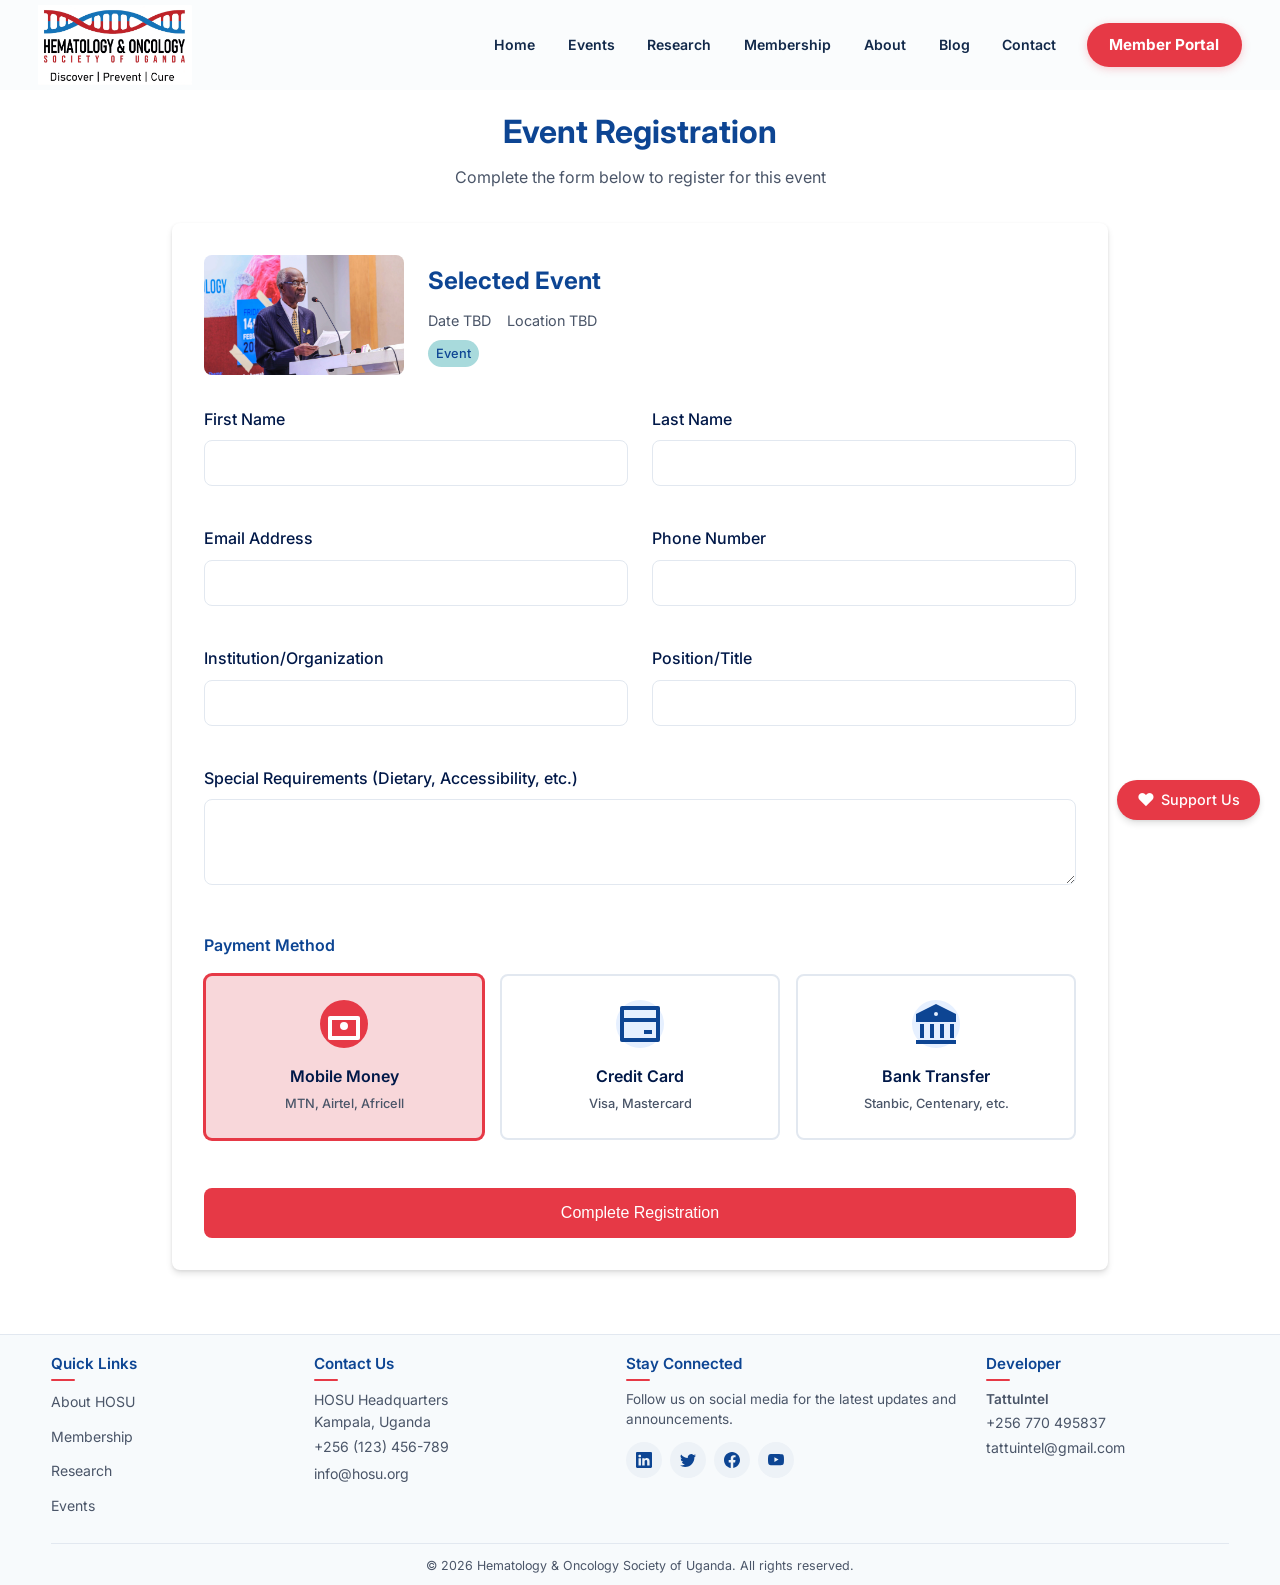
<file: register.html>
<!DOCTYPE html>
<html lang="en">
<head>
    <meta charset="UTF-8">
    <meta name="viewport" content="width=device-width, initial-scale=1.0">
    <title>Event Registration | HOSU</title>
    <link rel="preconnect" href="https://fonts.googleapis.com">
    <link rel="preconnect" href="https://fonts.gstatic.com" crossorigin>
    <link href="https://fonts.googleapis.com/css2?family=Inter:wght@400;500;600;700&display=swap" rel="stylesheet">
    <link rel="stylesheet" href="navbar.css">
    <link rel="stylesheet" href="donate-float.css">
    <style>
        /* Reuse your existing CSS variables */
        :root {
            --navbar-height: 90px;
            --primary-color: #e63946;
            --primary-light: #f8d7da;
            --primary-dark: #c81d2a;
            --secondary-color: #0d4593;
            --secondary-light: #e6f0ff;
            --secondary-dark: #072a5e;
            --text-color: #001848;
            --text-light: #4a5568;
            --background-light: #f1faee;
            --background-dark: #1d3557;
            --white: #ffffff;
            --accent-color: #a8dadc;
            --gray-100: #f7fafc;
            --gray-200: #edf2f7;
            --gray-300: #e2e8f0;
            --gray-400: #cbd5e0;
            --gray-500: #a0aec0;
            --border-radius: 8px;
            --shadow-sm: 0 1px 3px rgba(0,0,0,0.12), 0 1px 2px rgba(0,0,0,0.24);
            --shadow-md: 0 4px 6px rgba(0,0,0,0.1), 0 1px 3px rgba(0,0,0,0.08);
        }

        * {
            margin: 0;
            padding: 0;
            box-sizing: border-box;
        }

        body {
            font-family: 'Inter', sans-serif;
            line-height: 1.6;
            color: var(--text-color);
            background-color: var(--white);
        }

        .container {
            max-width: 1000px;
            margin: 0 auto;
            padding: 2rem;
            padding-top: calc(var(--navbar-height) + 1rem);
        }

        .registration-header {
            text-align: center;
            margin-bottom: 2rem;
        }

        .registration-header h1 {
            color: var(--secondary-color);
            margin-bottom: 0.5rem;
            font-size: 2rem;
        }

        .registration-header p {
            color: var(--text-light);
        }

        .registration-card {
            background: var(--white);
            border-radius: var(--border-radius);
            box-shadow: var(--shadow-md);
            padding: 2rem;
            margin-bottom: 2rem;
        }

        .event-info {
            display: flex;
            gap: 1.5rem;
            margin-bottom: 2rem;
            align-items: center;
        }

        .event-image {
            width: 200px;
            height: 120px;
            border-radius: var(--border-radius);
            overflow: hidden;
        }

        .event-image img {
            width: 100%;
            height: 100%;
            object-fit: cover;
        }

        .event-details h2 {
            color: var(--secondary-color);
            margin-bottom: 0.5rem;
        }

        .event-meta {
            display: flex;
            gap: 1rem;
            margin-bottom: 0.5rem;
            color: var(--text-light);
            font-size: 0.9rem;
        }

        .event-type {
            display: inline-block;
            padding: 0.2rem 0.5rem;
            background: var(--accent-color);
            color: var(--secondary-color);
            border-radius: 20px;
            font-size: 0.8rem;
            font-weight: 500;
        }

        .registration-form {
            display: grid;
            grid-template-columns: 1fr 1fr;
            gap: 1.5rem;
        }

        .form-group {
            margin-bottom: 1rem;
        }

        .form-group.full-width {
            grid-column: span 2;
        }

        label {
            display: block;
            margin-bottom: 0.5rem;
            font-weight: 500;
            color: var(--text-color);
        }

        input, select, textarea {
            width: 100%;
            padding: 0.75rem;
            border: 1px solid var(--gray-300);
            border-radius: var(--border-radius);
            font-family: 'Inter', sans-serif;
            font-size: 1rem;
        }

        input:focus, select:focus, textarea:focus {
            outline: none;
            border-color: var(--secondary-color);
            box-shadow: 0 0 0 2px var(--secondary-light);
        }

        .submit-btn {
            grid-column: span 2;
            background: var(--primary-color);
            color: var(--white);
            border: none;
            padding: 1rem;
            border-radius: var(--border-radius);
            font-size: 1rem;
            font-weight: 500;
            cursor: pointer;
            transition: background 0.3s ease;
        }

        .submit-btn:hover {
            background: var(--primary-dark);
        }

        /* Payment Section Styles */
.payment-section-label {
    display: block;
    margin-bottom: 1rem;
    font-weight: 600;
    color: var(--secondary-color);
    font-size: 1rem;
}

.payment-options-grid {
    display: grid;
    grid-template-columns: repeat(auto-fit, minmax(200px, 1fr));
    gap: 1rem;
}

.payment-card {
    position: relative;
}

.payment-input {
    position: absolute;
    opacity: 0;
}

.payment-label {
    display: flex;
    flex-direction: column;
    align-items: center;
    padding: 1.5rem 1rem;
    border: 2px solid var(--gray-300);
    border-radius: var(--border-radius);
    cursor: pointer;
    transition: all 0.3s ease;
    background: var(--white);
    text-align: center;
}

.payment-input:checked + .payment-label {
    border-color: var(--primary-color);
    background-color: var(--primary-light);
    box-shadow: 0 0 0 1px var(--primary-color);
}

.payment-icon {
    width: 48px;
    height: 48px;
    display: flex;
    align-items: center;
    justify-content: center;
    background: var(--secondary-light);
    border-radius: 50%;
    margin-bottom: 1rem;
    color: var(--secondary-color);
}

.payment-input:checked + .payment-label .payment-icon {
    background: var(--primary-color);
    color: var(--white);
}

.payment-title {
    font-weight: 600;
    color: var(--text-color);
    margin-bottom: 0.25rem;
    display: block;
}

.payment-subtext {
    font-size: 0.8rem;
    color: var(--text-light);
    display: block;
}

@media (max-width: 768px) {
    .payment-options-grid {
        grid-template-columns: 1fr;
    }
}

        .confirmation {
            text-align: center;
            padding: 2rem;
            display: none;
        }

        .confirmation h2 {
            color: var(--secondary-color);
            margin-bottom: 1rem;
        }

        .confirmation p {
            color: var(--text-light);
            margin-bottom: 1.5rem;
        }

        .btn {
            display: inline-block;
            padding: 0.75rem 1.5rem;
            background: var(--secondary-color);
            color: var(--white);
            border-radius: var(--border-radius);
            text-decoration: none;
            font-weight: 500;
            transition: background 0.3s ease;
        }

        .btn:hover {
            background: var(--secondary-dark);
        }

        footer {
            background: var(--gray-100);
            color: var(--text-color);
            padding: 1rem 0 0.6rem;
            position: relative;
            display: flex;
            justify-content: center;
            align-items: center;
            flex-direction: column;
            border-top: 1px solid var(--gray-300);
        }

        .footer-content {
            display: grid;
            grid-template-columns: 1fr 1.2fr 1.4fr 1fr;
            gap: 1.25rem;
            width: min(92%, 1280px);
            margin: 0 auto;
        }

        .footer-section h4 {
            color: var(--secondary-color);
            font-size: 0.95rem;
            margin-bottom: 0.75rem;
            font-weight: 600;
            position: relative;
            display: inline-block;
        }

        .footer-section h4::after {
            content: '';
            position: absolute;
            bottom: -4px;
            left: 0;
            width: 24px;
            height: 2px;
            background: var(--primary-color);
            border-radius: 2px;
        }

        .footer-section ul {
            list-style: none;
            margin: 0;
            padding: 0;
        }

        .footer-section li {
            margin-bottom: 0.45rem;
        }

        .footer-section a {
            color: var(--text-light);
            transition: all 0.3s ease;
            display: inline-block;
            padding: 0.15rem 0;
            font-size: 0.88rem;
            text-decoration: none;
        }

        .footer-section a:hover {
            color: var(--primary-color);
            transform: translateX(3px);
        }

        .footer-section address {
            font-style: normal;
            font-size: 0.88rem;
            color: var(--text-light);
            line-height: 1.6;
        }

        .footer-section p {
            font-size: 0.85rem;
            color: var(--text-light);
            line-height: 1.5;
            margin-bottom: 0.35rem;
        }

        .social-links {
            display: flex;
            gap: 0.5rem;
            margin-top: 0.75rem;
            flex-wrap: wrap;
        }

        .social-links a {
            display: inline-flex;
            align-items: center;
            justify-content: center;
            width: 36px;
            height: 36px;
            border-radius: 50%;
            background: var(--gray-200);
            transition: all 0.3s ease;
            color: var(--secondary-color);
        }

        .social-links a:hover {
            background: var(--secondary-color);
            transform: translateY(-2px);
            color: var(--white);
        }

        .copyright {
            text-align: center;
            margin-top: 1rem;
            padding-top: 0.75rem;
            border-top: 1px solid var(--gray-300);
            font-size: 0.78rem;
            color: var(--text-light);
            width: min(92%, 1280px);
            margin-left: auto;
            margin-right: auto;
        }

        .footer-dev-info p { margin: 0; }
        .footer-dev-name { font-size: 0.88rem; font-weight: 600; color: var(--secondary-color); margin-bottom: 0.35rem; }
        .footer-dev-contact { font-size: 0.82rem; color: var(--text-light); margin-bottom: 0.25rem; }
        .footer-dev-contact:last-child { margin-bottom: 0; }
        .footer-dev-contact a { color: var(--text-light); }

        @media (max-width: 768px) {
            .registration-form {
                grid-template-columns: 1fr;
            }
            
            .form-group.full-width {
                grid-column: span 1;
            }
            
            .submit-btn {
                grid-column: span 1;
            }
            
            .event-info {
                flex-direction: column;
                align-items: flex-start;
            }
            
            .event-image {
                width: 100%;
                height: auto;
                aspect-ratio: 16/9;
            }

            .footer-content {
                grid-template-columns: 1fr;
            }
        }
    </style>
</head>
<body>

<!-- Navbar -->
<nav class="navbar">
    <div class="navbar-container">
        <div class="logo">
            <img src="img/logo2.png" alt="HOSU - Hematology &amp; Oncology Society of Uganda" loading="eager">
        </div>
        <div class="nav-links">
            <a href="index.html">Home</a>
            <a href="events.html">Events</a>
            <a href="research.html">Research</a>
            <a href="membership.html">Membership</a>
            <a href="about.html">About</a>
            <a href="blog.html">Blog</a>
            <a href="contact.html">Contact</a>
            <div class="login-trigger-wrap">
                <a href="#" class="cta-button login-trigger" onclick="toggleLoginPopup(event)">Member Portal</a>
                <div class="login-float-popup" id="loginPopup"></div>
            </div>
        </div>
        <div class="menu-toggle" aria-label="Toggle navigation menu">&#9776;</div>
    </div>
</nav>

    <div class="container">
        <div class="registration-header">
            <h1>Event Registration</h1>
            <p>Complete the form below to register for this event</p>
        </div>

        <div class="registration-card" id="registrationForm">
            <div class="event-info">
                <div class="event-image">
                    <img id="eventImage" src="" alt="Event Image">
                </div>
                <div class="event-details">
                    <h2 id="eventTitle">Event Title</h2>
                    <div class="event-meta">
                        <span id="eventDate">Date</span>
                        <span id="eventLocation">Location</span>
                    </div>
                    <span class="event-type" id="eventType">Conference</span>
                </div>
            </div>

            <form class="registration-form" id="registerForm">
                <div class="form-group">
                    <label for="firstName">First Name</label>
                    <input type="text" id="firstName" name="firstName" required>
                </div>
                <div class="form-group">
                    <label for="lastName">Last Name</label>
                    <input type="text" id="lastName" name="lastName" required>
                </div>
                <div class="form-group">
                    <label for="email">Email Address</label>
                    <input type="email" id="email" name="email" required>
                </div>
                <div class="form-group">
                    <label for="phone">Phone Number</label>
                    <input type="tel" id="phone" name="phone" required>
                </div>
                <div class="form-group">
                    <label for="institution">Institution/Organization</label>
                    <input type="text" id="institution" name="institution" required>
                </div>
                <div class="form-group">
                    <label for="position">Position/Title</label>
                    <input type="text" id="position" name="position" required>
                </div>
                <div class="form-group full-width">
                    <label for="specialRequirements">Special Requirements (Dietary, Accessibility, etc.)</label>
                    <textarea id="specialRequirements" name="specialRequirements" rows="3"></textarea>
                </div>
               <div class="form-group full-width">
    <label class="payment-section-label">Payment Method</label>
    <div class="payment-options-grid">
        <!-- Mobile Money Option -->
        <div class="payment-card">
            <input type="radio" id="mobileMoney" name="paymentMethod" value="mobileMoney" checked class="payment-input">
            <label for="mobileMoney" class="payment-label">
                <div class="payment-icon">
                    <svg xmlns="http://www.w3.org/2000/svg" viewBox="0 0 24 24" fill="currentColor">
                        <path d="M5 8h14a1 1 0 011 1v10a1 1 0 01-1 1H5a1 1 0 01-1-1V9a1 1 0 011-1zm1 2v8h12v-8H6zm6 5a2 2 0 110-4 2 2 0 010 4z"/>
                    </svg>
                </div>
                <div class="payment-details">
                    <span class="payment-title">Mobile Money</span>
                    <span class="payment-subtext">MTN, Airtel, Africell</span>
                </div>
            </label>
        </div>

        <!-- Credit Card Option -->
        <div class="payment-card">
            <input type="radio" id="creditCard" name="paymentMethod" value="creditCard" class="payment-input">
            <label for="creditCard" class="payment-label">
                <div class="payment-icon">
                    <svg xmlns="http://www.w3.org/2000/svg" viewBox="0 0 24 24" fill="currentColor">
                        <path d="M3 3h18a1 1 0 011 1v16a1 1 0 01-1 1H3a1 1 0 01-1-1V4a1 1 0 011-1zm17 8H4v8h16v-8zm0-2V5H4v4h16zm-6 6h4v2h-4v-2z"/>
                    </svg>
                </div>
                <div class="payment-details">
                    <span class="payment-title">Credit Card</span>
                    <span class="payment-subtext">Visa, Mastercard</span>
                </div>
            </label>
        </div>

        <!-- Bank Transfer Option -->
        <div class="payment-card">
            <input type="radio" id="bankTransfer" name="paymentMethod" value="bankTransfer" class="payment-input">
            <label for="bankTransfer" class="payment-label">
                <div class="payment-icon">
                    <svg xmlns="http://www.w3.org/2000/svg" viewBox="0 0 24 24" fill="currentColor">
                        <path d="M2 20h20v2H2v-2zm2-8h2v7H4v-7zm5 0h2v7H9v-7zm5 0h2v7h-2v-7zm5 0h2v7h-2v-7zM2 7l10-5 10 5v4H2V7zm10 1a1 1 0 100-2 1 1 0 000 2z"/>
                    </svg>
                </div>
                <div class="payment-details">
                    <span class="payment-title">Bank Transfer</span>
                    <span class="payment-subtext">Stanbic, Centenary, etc.</span>
                </div>
            </label>
        </div>
    </div>
</div>
                <button type="submit" class="submit-btn">Complete Registration</button>
            </form>
        </div>

        <div class="registration-card confirmation" id="confirmationMessage">
            <h2>Thank You for Registering!</h2>
            <p>Your registration for <strong id="confirmedEventTitle">Event Name</strong> has been received. We've sent a confirmation email with further details.</p>
            <p>Payment instructions will be sent to your email shortly.</p>
            <a href="events.html" class="btn">Back to Events</a>
        </div>
    </div>

    <footer>
        <div class="footer-content">
            <div class="footer-section">
                <h4>Quick Links</h4>
                <ul>
                    <li><a href="about.html">About HOSU</a></li>
                    <li><a href="membership.html">Membership</a></li>
                    <li><a href="research.html">Research</a></li>
                    <li><a href="events.html">Events</a></li>
                </ul>
            </div>
            <div class="footer-section">
                <h4>Contact Us</h4>
                <address>
                    HOSU Headquarters<br>
                    Kampala, Uganda<br>
                    <a href="tel:+256123456789">+256 (123) 456-789</a><br>
                    <a href="mailto:info@hosu.org">info@hosu.org</a>
                </address>
            </div>
            <div class="footer-section">
                <h4>Stay Connected</h4>
                <p>Follow us on social media for the latest updates and announcements.</p>
                <div class="social-links">
                    <a href="#" aria-label="LinkedIn">
                        <svg xmlns="http://www.w3.org/2000/svg" width="16" height="16" fill="currentColor" viewBox="0 0 16 16"><path d="M0 1.146C0 .513.526 0 1.175 0h13.65C15.474 0 16 .513 16 1.146v13.708c0 .633-.526 1.146-1.175 1.146H1.175C.526 16 0 15.487 0 14.854V1.146zm4.943 12.248V6.169H2.542v7.225h2.401zm-1.2-8.212c.837 0 1.358-.554 1.358-1.248-.015-.709-.52-1.248-1.342-1.248-.822 0-1.359.54-1.359 1.248 0 .694.521 1.248 1.327 1.248h.016zm4.908 8.212V9.359c0-.216.016-.432.08-.586.173-.431.568-.878 1.232-.878.869 0 1.216.662 1.216 1.634v3.865h2.401V9.25c0-2.22-1.184-3.252-2.764-3.252-1.274 0-1.845.7-2.165 1.193v.025h-.016a5.54 5.54 0 0 1 .016-.025V6.169h-2.4c.03.678 0 7.225 0 7.225h2.4z"/></svg>
                    </a>
                    <a href="#" aria-label="Twitter">
                        <svg xmlns="http://www.w3.org/2000/svg" width="16" height="16" fill="currentColor" viewBox="0 0 16 16"><path d="M5.026 15c6.038 0 9.341-5.003 9.341-9.334 0-.14 0-.282-.006-.422A6.685 6.685 0 0 0 16 3.542a6.658 6.658 0 0 1-1.889.518 3.301 3.301 0 0 0 1.447-1.817 6.533 6.533 0 0 1-2.087.793A3.286 3.286 0 0 0 7.875 6.03a9.325 9.325 0 0 1-6.767-3.429 3.289 3.289 0 0 0 1.018 4.382A3.323 3.323 0 0 1 .64 6.575v.045a3.288 3.288 0 0 0 2.632 3.218 3.203 3.203 0 0 1-.865.115 3.23 3.23 0 0 1-.614-.057 3.283 3.283 0 0 0 3.067 2.277A6.588 6.588 0 0 1 .78 13.58a6.32 6.32 0 0 1-.78-.045A9.344 9.344 0 0 0 5.026 15z"/></svg>
                    </a>
                    <a href="#" aria-label="Facebook">
                        <svg xmlns="http://www.w3.org/2000/svg" width="16" height="16" fill="currentColor" viewBox="0 0 16 16"><path d="M16 8.049c0-4.446-3.582-8.05-8-8.05C3.58 0-.002 3.603-.002 8.05c0 4.017 2.926 7.347 6.75 7.951v-5.625h-2.03V8.05H6.75V6.275c0-2.017 1.195-3.131 3.022-3.131.876 0 1.791.157 1.791.157v1.98h-1.009c-.993 0-1.303.621-1.303 1.258v1.51h2.218l-.354 2.326H9.25V16c3.824-.604 6.75-3.934 6.75-7.951z"/></svg>
                    </a>
                    <a href="#" aria-label="YouTube">
                        <svg xmlns="http://www.w3.org/2000/svg" width="16" height="16" fill="currentColor" viewBox="0 0 16 16"><path d="M8.051 1.999h.089c.822.003 4.987.033 6.11.335a2.01 2.01 0 0 1 1.415 1.42c.101.38.172.883.22 1.402l.01.104.022.26.008.104c.065.914.073 1.77.074 1.957v.075c-.001.194-.01 1.108-.082 2.06l-.008.105-.009.104c-.05.572-.124 1.14-.235 1.558a2.007 2.007 0 0 1-1.415 1.42c-1.16.312-5.569.334-6.18.335h-.142c-.309 0-1.587-.006-2.927-.052l-.17-.006-.087-.004-.171-.007-.171-.007c-1.11-.049-2.167-.128-2.654-.26a2.007 2.007 0 0 1-1.415-1.419c-.111-.417-.185-.986-.235-1.558L.09 9.82l-.008-.104A31.4 31.4 0 0 1 0 7.68v-.123c.002-.215.01-.958.064-1.778l.007-.103.003-.052.008-.104.022-.26.01-.104c.048-.519.119-1.023.22-1.402a2.007 2.007 0 0 1 1.415-1.42c.487-.13 1.544-.21 2.654-.26l.17-.007.172-.006.086-.003.171-.007A99.788 99.788 0 0 1 7.858 2h.193zM6.4 5.209v4.818l4.157-2.408L6.4 5.209z"/></svg>
                    </a>
                </div>
            </div>
            <div class="footer-section">
                <h4>Developer</h4>
                <div class="footer-dev-info">
                    <p class="footer-dev-name">TattuIntel</p>
                    <p class="footer-dev-contact"><a href="tel:+256770495837">+256 770 495837</a></p>
                    <p class="footer-dev-contact"><a href="mailto:tattuintel@gmail.com">tattuintel@gmail.com</a></p>
                </div>
            </div>
        </div>
        <div class="copyright">
            <p>&copy; 2026 Hematology &amp; Oncology Society of Uganda. All rights reserved.</p>
        </div>
    </footer>

    <script>
        /* Navbar scroll + mobile toggle */
        (function(){
            var nb = document.querySelector('.navbar');
            var mt = document.querySelector('.menu-toggle');
            var nl = document.querySelector('.nav-links');
            if(nb) window.addEventListener('scroll', function(){ nb.classList.toggle('scrolled', window.scrollY > 30); });
            if(mt && nl) mt.addEventListener('click', function(){ nl.classList.toggle('active'); });
        })();

        document.addEventListener('DOMContentLoaded', function() {
            // Get event ID from URL
            const urlParams = new URLSearchParams(window.location.search);
            const eventId = urlParams.get('eventId');
            
            // In a real implementation, you would fetch event details from an API
            // For this example, we'll simulate fetching event data
            fetchEventDetails(eventId);
            
            // Handle form submission
            document.getElementById('registerForm').addEventListener('submit', function(e) {
                e.preventDefault();
                
                // In a real implementation, you would send the form data to your server
                // For this example, we'll just show the confirmation message
                document.getElementById('registrationForm').style.display = 'none';
                document.getElementById('confirmationMessage').style.display = 'block';
                
                // Scroll to confirmation
                document.getElementById('confirmationMessage').scrollIntoView({ behavior: 'smooth' });
            });
        });
        
        function fetchEventDetails(eventId) {
            // This is a simulation - in a real app, you would fetch from your API
            console.log("Fetching details for event:", eventId);
            
            // Sample event data - replace with actual API call
            const sampleEvents = {
                "tech-summit-2025": {
                    title: "Tech Summit 2025",
                    date: "April 17, 2025",
                    location: "Kampala",
                    type: "Conference",
                    image: "img/IMG_7891.jpg"
                },
                "uci-pcau-hosu": {
                    title: "UCI – PCAU – HOSU Conference",
                    date: "Sept 10-12, 2025",
                    location: "Kampala",
                    type: "Conference",
                    image: "img/IMG_8005.jpg"
                },
                "oncology-symposium-2025": {
                    title: "Oncology Symposium 2025",
                    date: "Nov 20-22, 2025",
                    location: "Kampala",
                    type: "Conference",
                    image: "img/IMG_8022.jpg"
                },
                "annual-oncology-2024": {
                    title: "Annual Oncology Conference",
                    date: "Sept 15-18, 2024",
                    location: "London",
                    type: "Conference",
                    image: "img/IMG_8316.jpg"
                },
                "immunotherapy-workshop": {
                    title: "Immunotherapy Workshop",
                    date: "July 8-9, 2024",
                    location: "Boston",
                    type: "Workshop",
                    image: "img/IMG_8317.jpg"
                }
            };
            
            const event = sampleEvents[eventId] || {
                title: "Selected Event",
                date: "Date TBD",
                location: "Location TBD",
                type: "Event",
                image: "img/IMG_7825.webp"
            };
            
            // Update the page with event details
            document.getElementById('eventTitle').textContent = event.title;
            document.getElementById('eventDate').textContent = event.date;
            document.getElementById('eventLocation').textContent = event.location;
            document.getElementById('eventType').textContent = event.type;
            document.getElementById('eventImage').src = event.image;
            document.getElementById('eventImage').alt = event.title;
            document.getElementById('confirmedEventTitle').textContent = event.title;
        }
    </script>
<script src="donate-float.js"></script>
</body>
</html>
</file>
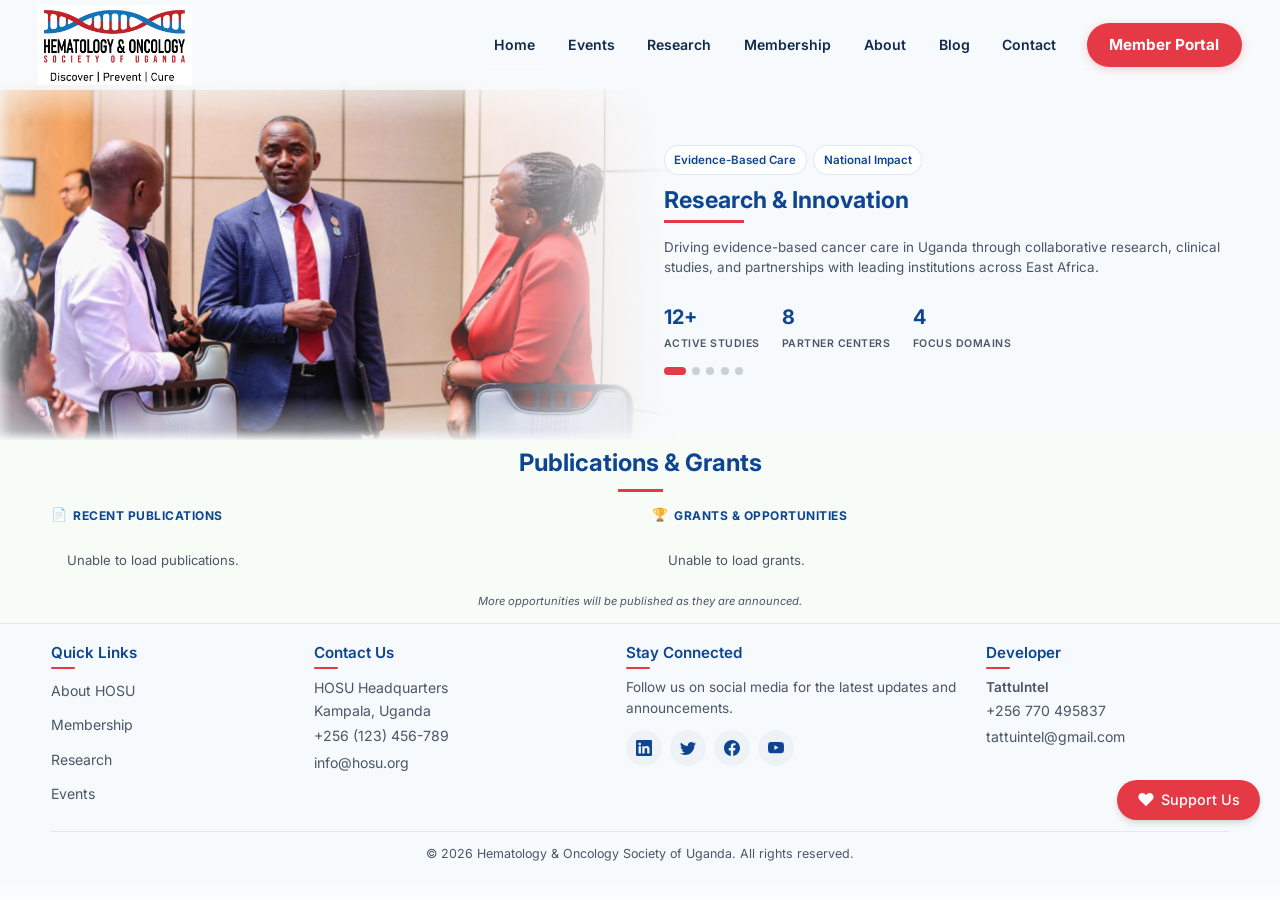
<file: research.html>
<!DOCTYPE html>
<html lang="en">
<head>
    <meta charset="UTF-8">
    <meta name="viewport" content="width=device-width, initial-scale=1.0">
    <meta name="description" content="HOSU Research - Advancing oncology through innovative research and collaboration">
    <title>Research - HOSU</title>
    <link rel="preconnect" href="https://fonts.googleapis.com">
    <link rel="preconnect" href="https://fonts.gstatic.com" crossorigin>
    <link href="https://fonts.googleapis.com/css2?family=Inter:wght@400;500;600;700&display=swap" rel="stylesheet">
    <link rel="stylesheet" href="navbar.css">
    <link rel="stylesheet" href="donate-float.css">
    <style>
        :root {
            --primary-color: #e63946;
            --primary-light: #f8d7da;
            --primary-dark: #c81d2a;
            --secondary-color: #0d4593;
            --secondary-light: #e6f0ff;
            --secondary-dark: #072a5e;
            --text-color: #001848;
            --text-light: #4a5568;
            --background-light: #f1faee;
            --background-dark: #1d3557;
            --white: #ffffff;
            --accent-color: #a8dadc;
            --gray-100: #f7fafc;
            --gray-200: #edf2f7;
            --gray-300: #e2e8f0;
            --gray-400: #cbd5e0;
            --gray-500: #a0aec0;
            --transition: all 0.3s ease;
            --shadow-sm: 0 1px 3px rgba(0,0,0,0.12), 0 1px 2px rgba(0,0,0,0.24);
            --shadow-md: 0 4px 6px rgba(0,0,0,0.1), 0 1px 3px rgba(0,0,0,0.08);
            --shadow-lg: 0 10px 15px -3px rgba(0,0,0,0.1), 0 4px 6px -2px rgba(0,0,0,0.05);
            --navbar-height: 90px;
            --border-radius: 8px;
            --spacing-sm: 1rem;
            --section-width: 92%;
            --section-max-width: 1280px;
        }

        * { margin: 0; padding: 0; box-sizing: border-box; }
        html { scroll-behavior: smooth; overflow-x: hidden; }

        body {
            font-family: 'Inter', sans-serif;
            line-height: 1.6;
            color: var(--text-color);
            background: linear-gradient(180deg, var(--gray-100) 0%, var(--white) 8%);
            overflow-x: hidden;
        }

        a { text-decoration: none; color: inherit; }
        img { max-width: 100%; height: auto; }

        /* Navbar styles handled by navbar.css */

        .hero {
            position: relative;
            color: var(--text-color);
            padding-top: var(--navbar-height);
            overflow: visible;
            background-color: var(--gray-100);
            display: flex;
            justify-content: center;
            align-items: center;
            min-height: 390px;
            z-index: 20;
        }

        .hero-container {
            display: flex;
            flex-direction: row;
            max-width: var(--section-max-width);
            width: var(--section-width);
            margin: 0 auto;
            position: relative;
            overflow: visible;
            padding: 1rem 0;
            gap: 3%;
            justify-content: space-between;
            align-items: center;
            min-height: 340px;
        }

        .hero-content {
            width: 48%;
            display: flex;
            flex-direction: column;
            justify-content: center;
            padding: 0.25rem 0;
            z-index: 10;
            text-align: left;
            position: relative;
            min-height: 240px;
            margin-left: auto;
        }

        .hero-slide {
            display: none;
            flex-direction: column;
            animation: heroFadeIn 0.6s ease;
        }

        .hero-slide.active { display: flex; }

        @keyframes heroFadeIn {
            from { opacity: 0; transform: translateY(10px); }
            to { opacity: 1; transform: translateY(0); }
        }

        .hero-pills {
            display: flex;
            flex-wrap: wrap;
            gap: 0.4rem;
            margin-bottom: 0.75rem;
        }

        .hero-pill {
            display: inline-flex;
            align-items: center;
            gap: 0.25rem;
            background: rgba(255,255,255,0.85);
            color: var(--secondary-color);
            font-size: 0.72rem;
            font-weight: 600;
            padding: 0.3rem 0.6rem;
            border-radius: 16px;
            border: 1px solid rgba(13,69,147,0.12);
            -webkit-backdrop-filter: blur(4px);
            backdrop-filter: blur(4px);
        }

        .hero-readmore {
            display: inline-flex;
            align-items: center;
            color: var(--primary-color);
            font-weight: 600;
            font-size: 0.85rem;
            text-decoration: none;
            transition: all 0.3s ease;
            margin-top: 0.25rem;
            position: relative;
        }

        .hero-readmore:hover {
            color: #c81d2a;
            transform: translateX(4px);
        }

        .hero-float-popup {
            display: none;
            position: absolute;
            top: calc(100% + 12px);
            left: -8px;
            z-index: 200;
            width: 360px;
            max-height: 320px;
            overflow-y: auto;
            background: rgba(255, 255, 255, 0.72);
            -webkit-backdrop-filter: blur(24px) saturate(1.4);
            backdrop-filter: blur(24px) saturate(1.4);
            border: 1px solid rgba(255, 255, 255, 0.55);
            border-radius: 14px;
            padding: 1.1rem 1.3rem 1.2rem;
            box-shadow:
                0 12px 40px rgba(0, 0, 0, 0.12),
                0 4px 12px rgba(0, 0, 0, 0.06),
                inset 0 1px 0 rgba(255, 255, 255, 0.6);
            animation: floatPopDown 0.3s cubic-bezier(0.22, 1, 0.36, 1);
        }

        .hero-float-popup.active { display: block; }

        .hero-float-popup::before {
            content: '';
            position: absolute;
            top: -7px;
            left: 20px;
            width: 14px;
            height: 14px;
            background: rgba(255, 255, 255, 0.72);
            border-top: 1px solid rgba(255, 255, 255, 0.55);
            border-left: 1px solid rgba(255, 255, 255, 0.55);
            transform: rotate(45deg);
            -webkit-backdrop-filter: blur(24px);
            backdrop-filter: blur(24px);
        }

        .hero-float-popup::-webkit-scrollbar { width: 4px; }
        .hero-float-popup::-webkit-scrollbar-track { background: transparent; }
        .hero-float-popup::-webkit-scrollbar-thumb {
            background: rgba(13, 69, 147, 0.15);
            border-radius: 4px;
        }

        .float-popup-close {
            position: absolute;
            top: 0.55rem;
            right: 0.6rem;
            width: 22px;
            height: 22px;
            display: flex;
            align-items: center;
            justify-content: center;
            background: rgba(0, 0, 0, 0.05);
            border: none;
            border-radius: 50%;
            font-size: 0.9rem;
            color: var(--text-light);
            cursor: pointer;
            line-height: 1;
            transition: all 0.2s ease;
        }

        .float-popup-close:hover {
            background: var(--primary-color);
            color: var(--white);
        }

        .hero-float-popup h3 {
            font-size: 0.9rem;
            font-weight: 700;
            color: var(--secondary-color);
            margin-bottom: 0.4rem;
            padding-right: 1.8rem;
            letter-spacing: -0.01em;
        }

        .hero-float-popup p {
            font-size: 0.76rem;
            color: var(--text-color);
            line-height: 1.55;
            margin-bottom: 0.35rem;
            opacity: 0.9;
        }

        .hero-float-popup h4 {
            font-size: 0.78rem;
            font-weight: 700;
            color: var(--secondary-color);
            margin: 0.45rem 0 0.25rem;
            padding-bottom: 0.2rem;
            border-bottom: 1.5px solid rgba(13, 69, 147, 0.1);
            display: inline-block;
        }

        .hero-float-popup ul {
            padding-left: 0.9rem;
            margin-bottom: 0.35rem;
        }

        .hero-float-popup li {
            font-size: 0.73rem;
            color: var(--text-color);
            line-height: 1.5;
            margin-bottom: 0.15rem;
            opacity: 0.88;
        }

        .hero-float-popup li strong {
            color: var(--secondary-color);
            font-weight: 600;
        }

        @keyframes floatPopDown {
            from { opacity: 0; transform: translateY(-8px) scale(0.97); }
            to   { opacity: 1; transform: translateY(0) scale(1); }
        }

        .hero-content h1 {
            font-size: clamp(1.15rem, 2.1vw, 1.45rem);
            line-height: 1.2;
            margin-bottom: 0.5rem;
            color: var(--secondary-color);
            font-weight: 700;
            position: relative;
            display: inline-block;
        }

        .hero-content h1::after {
            content: '';
            position: absolute;
            bottom: -8px;
            left: 0;
            width: 80px;
            height: 3px;
            background: var(--primary-color);
        }

        .hero-content p {
            font-size: clamp(0.78rem, 1.1vw, 0.84rem);
            margin-bottom: 0.8rem;
            color: var(--text-light);
            line-height: 1.55;
            margin-top: 0.85rem;
        }

        .hero-stats {
            display: flex;
            gap: 1.4rem;
            margin-top: 0.9rem;
        }

        .hero-stat-number {
            font-size: 1.25rem;
            font-weight: 700;
            color: var(--secondary-color);
            display: block;
            line-height: 1.2;
        }

        .hero-stat-label {
            font-size: 0.66rem;
            color: var(--text-light);
            text-transform: uppercase;
            letter-spacing: 0.5px;
            font-weight: 600;
        }

        .hero-indicators {
            display: flex;
            gap: 0.4rem;
            margin-top: 0.75rem;
        }

        .hero-dot {
            width: 8px;
            height: 8px;
            border-radius: 50%;
            background: rgba(18, 41, 74, 0.2);
            cursor: pointer;
            transition: all 0.3s ease;
        }

        .hero-dot.active {
            background: var(--primary-color);
            width: 22px;
            border-radius: 4px;
        }

        .hero-image-container {
            position: absolute;
            left: -5%;
            top: 50%;
            transform: translateY(-50%);
            width: 58%;
            aspect-ratio: 4/3;
            overflow: hidden;
            border-radius: 0;
            animation: heroImgFadeIn 1s ease-out 0.3s forwards;
            opacity: 0;
            z-index: 0;
            max-height: 360px;
        }

        .hero-image-container::after {
            content: '';
            position: absolute;
            top: -1px;
            left: -1px;
            right: -1px;
            bottom: -1px;
            z-index: 2;
            pointer-events: none;
            background:
                linear-gradient(to left, #f7fafc 0%, rgba(247,250,252,0.85) 8%, rgba(247,250,252,0.5) 18%, rgba(247,250,252,0.15) 30%, transparent 45%),
                linear-gradient(to right, #f7fafc 0%, rgba(247,250,252,0.4) 3%, transparent 10%),
                linear-gradient(to bottom, #f7fafc 0%, rgba(247,250,252,0.5) 3%, transparent 12%),
                linear-gradient(to top, #f7fafc 0%, rgba(247,250,252,0.5) 3%, transparent 12%);
        }

        @keyframes heroImgFadeIn {
            from { opacity: 0; }
            to { opacity: 1; }
        }

        .hero-background {
            position: absolute;
            top: 0;
            left: 0;
            width: 100%;
            height: 100%;
            background-size: cover;
            background-position: center;
            transition: opacity 1s ease, transform 8s ease;
            opacity: 0;
            transform: scale(1.05);
        }

        .hero-background.bg-1 { background-image: url('img/IMG_7770.jpg'); }
        .hero-background.bg-2 { background-image: url('img/IMG_8316.jpg'); }
        .hero-background.bg-3 { background-image: url('img/IMG_7891.jpg'); }
        .hero-background.bg-4 { background-image: url('img/IMG_7825.webp'); }
        .hero-background.bg-5 { background-image: url('img/IMG_8005.jpg'); }

        .hero-background.active {
            opacity: 1;
            transform: scale(1);
        }

        .research-areas,
        .updates-section {
            padding: 0.85rem 0 0.75rem;
        }

        .updates-section { background: rgba(241, 250, 238, 0.5); }

        .section-title {
            text-align: center;
            font-size: clamp(1.2rem, 2.4vw, 1.5rem);
            color: var(--secondary-color);
            margin-bottom: 0.85rem;
            position: relative;
        }

        .section-title::after {
            content: '';
            display: block;
            width: 45px;
            height: 2.5px;
            background: var(--primary-color);
            margin: 0.45rem auto 0;
        }

        .updates-grid {
            width: var(--section-width);
            max-width: var(--section-max-width);
            margin: 0 auto;
            display: grid;
            grid-template-columns: 1fr 1fr;
            gap: 1.5rem;
            align-items: start;
        }

        .updates-col {
            display: flex;
            flex-direction: column;
        }

        .updates-col-title {
            font-size: 0.75rem;
            font-weight: 700;
            color: var(--secondary-color);
            text-transform: uppercase;
            letter-spacing: 0.5px;
            margin-bottom: 0.5rem;
            display: flex;
            align-items: center;
            gap: 0.35rem;
        }

        .updates-col-title .col-icon {
            font-size: 0.8rem;
        }

        .publication-card,
        .grant-card {
            border-radius: 12px;
            border: 1px solid rgba(13, 69, 147, 0.08);
            box-shadow: var(--shadow-sm);
            background: var(--white);
            padding: 0.85rem 1rem;
            margin-bottom: 0.5rem;
            transition: var(--transition);
        }

        .publication-card:last-of-type,
        .grant-card:last-of-type {
            margin-bottom: 0;
        }

        .updates-loading-card {
            text-align: center;
            color: var(--text-light);
            font-size: 0.8rem;
            padding: 1.5rem;
        }

        .publication-meta {
            display: flex;
            gap: 0.4rem;
            margin-bottom: 0.35rem;
            flex-wrap: wrap;
            align-items: center;
        }

        .publication-tag {
            background: var(--accent-color);
            color: var(--secondary-color);
            padding: 0.12rem 0.5rem;
            border-radius: 10px;
            font-size: 0.68rem;
            font-weight: 600;
        }

        .publication-date {
            color: var(--primary-color);
            font-weight: 600;
            font-size: 0.7rem;
        }

        .publication-title {
            font-size: 0.82rem;
            color: var(--secondary-color);
            margin-bottom: 0.15rem;
            line-height: 1.3;
        }

        .publication-authors {
            color: var(--text-light);
            font-style: italic;
            margin-bottom: 0.25rem;
            font-size: 0.72rem;
        }

        .publication-link {
            color: var(--primary-color);
            font-weight: 600;
            display: inline-flex;
            align-items: center;
            gap: 0.25rem;
            font-size: 0.72rem;
        }

        .publication-link:hover { text-decoration: underline; }

        .grant-header {
            display: flex;
            justify-content: space-between;
            align-items: flex-start;
            margin-bottom: 0.25rem;
            gap: 0.5rem;
        }

        .grant-header h3 {
            font-size: 0.82rem;
            line-height: 1.3;
            flex: 1;
        }

        .grant-amount {
            background: var(--primary-color);
            color: var(--white);
            padding: 0.18rem 0.5rem;
            border-radius: 14px;
            font-size: 0.65rem;
            font-weight: 600;
            white-space: nowrap;
            flex-shrink: 0;
        }

        .grant-deadline {
            color: var(--primary-color);
            font-size: 0.7rem;
            font-weight: 600;
            margin-bottom: 0.25rem;
        }

        .grant-card p {
            font-size: 0.74rem;
            line-height: 1.45;
            color: var(--text-light);
        }

        .grant-apply {
            display: inline-flex;
            align-items: center;
            gap: 0.25rem;
            margin-top: 0.45rem;
            padding: 0.3rem 0.7rem;
            background: var(--secondary-color);
            color: var(--white);
            border-radius: 5px;
            font-size: 0.7rem;
            font-weight: 600;
            transition: var(--transition);
        }

        .grant-apply:hover {
            background: var(--secondary-dark);
        }

        .grant-status {
            display: inline-flex;
            align-items: center;
            gap: 0.25rem;
            font-size: 0.65rem;
            font-weight: 600;
            color: #16a34a;
            margin-bottom: 0.3rem;
        }

        .grant-status .status-dot {
            width: 5px;
            height: 5px;
            border-radius: 50%;
            background: #16a34a;
            display: inline-block;
        }

        .grant-note {
            text-align: center;
            font-size: 0.7rem;
            color: var(--text-light);
            margin-top: 0.4rem;
            margin-bottom: 0;
            font-style: italic;
        }

        footer {
            background: var(--gray-100);
            color: var(--text-color);
            padding: 1rem 0 0.6rem;
            position: relative;
            display: flex;
            justify-content: center;
            align-items: center;
            flex-direction: column;
            border-top: 1px solid var(--gray-300);
        }

        .footer-content {
            display: grid;
            grid-template-columns: 1fr 1.2fr 1.4fr 1fr;
            gap: 1.25rem;
            width: var(--section-width);
            max-width: var(--section-max-width);
            margin: 0 auto;
        }

        .footer-section h4 {
            color: var(--secondary-color);
            font-size: 0.95rem;
            margin-bottom: 0.75rem;
            font-weight: 600;
            position: relative;
            display: inline-block;
        }

        .footer-section h4::after {
            content: '';
            position: absolute;
            bottom: -4px;
            left: 0;
            width: 24px;
            height: 2px;
            background: var(--primary-color);
            border-radius: 2px;
        }

        .footer-section ul { list-style: none; margin: 0; padding: 0; }
        .footer-section li { margin-bottom: 0.45rem; }

        .footer-section a {
            color: var(--text-light);
            transition: var(--transition);
            display: inline-block;
            padding: 0.15rem 0;
            font-size: 0.88rem;
        }

        .footer-section a:hover {
            color: var(--primary-color);
            transform: translateX(3px);
        }

        .footer-section address {
            font-style: normal;
            font-size: 0.88rem;
            color: var(--text-light);
            line-height: 1.6;
        }

        .footer-section p {
            font-size: 0.85rem;
            color: var(--text-light);
            line-height: 1.5;
            margin-bottom: 0.35rem;
        }

        .social-links {
            display: flex;
            gap: 0.5rem;
            margin-top: 0.75rem;
            flex-wrap: wrap;
        }

        .social-links a {
            display: inline-flex;
            align-items: center;
            justify-content: center;
            width: 36px;
            height: 36px;
            border-radius: 50%;
            background: var(--gray-200);
            transition: var(--transition);
            color: var(--secondary-color);
        }

        .social-links a:hover {
            background: var(--secondary-color);
            transform: translateY(-2px);
            color: var(--white);
        }

        .copyright {
            text-align: center;
            margin-top: 1rem;
            padding-top: 0.75rem;
            border-top: 1px solid var(--gray-300);
            font-size: 0.78rem;
            color: var(--text-light);
            width: var(--section-width);
            max-width: var(--section-max-width);
            margin-left: auto;
            margin-right: auto;
        }

        .footer-dev-info p { margin: 0; }
        .footer-dev-name { font-size: 0.88rem; font-weight: 600; color: var(--secondary-color); margin-bottom: 0.35rem; }
        .footer-dev-contact { font-size: 0.82rem; color: var(--text-light); margin-bottom: 0.25rem; }
        .footer-dev-contact:last-child { margin-bottom: 0; }
        .footer-dev-contact a { color: var(--text-light); }

        .back-to-top {
            position: fixed;
            bottom: 20px;
            right: 20px;
            width: 40px;
            height: 40px;
            border-radius: 50%;
            background: var(--primary-color);
            color: var(--white);
            display: flex;
            align-items: center;
            justify-content: center;
            cursor: pointer;
            opacity: 0;
            visibility: hidden;
            transition: opacity 0.3s ease, visibility 0.3s ease, background-color 0.3s ease;
            z-index: 999;
            box-shadow: var(--shadow-md);
            font-size: 1.1rem;
            border: none;
        }

        .back-to-top.visible {
            opacity: 1;
            visibility: visible;
        }

        .back-to-top:hover { background: var(--primary-dark); }

        .login-trigger-wrap { position: relative; display: inline-block; }
        .login-float-popup {
            display: none;
            position: absolute;
            top: calc(100% + 14px);
            right: 0;
            z-index: 1001;
            width: 300px;
            background: rgba(255,255,255,0.78);
            -webkit-backdrop-filter: blur(24px) saturate(1.4);
            backdrop-filter: blur(24px) saturate(1.4);
            border: 1px solid rgba(255,255,255,0.55);
            border-radius: 14px;
            padding: 1.2rem 1.3rem 1.1rem;
            box-shadow: 0 12px 40px rgba(0,0,0,0.14), 0 4px 12px rgba(0,0,0,0.06), inset 0 1px 0 rgba(255,255,255,0.6);
            animation: loginPopUp 0.3s cubic-bezier(0.22,1,0.36,1);
            text-align: left;
        }

        .login-float-popup.active { display: block; }

        .login-float-popup::after {
            content: '';
            position: absolute;
            top: -7px;
            right: 24px;
            width: 14px;
            height: 14px;
            background: rgba(255,255,255,0.78);
            border-top: 1px solid rgba(255,255,255,0.55);
            border-left: 1px solid rgba(255,255,255,0.55);
            transform: rotate(45deg);
            -webkit-backdrop-filter: blur(24px);
            backdrop-filter: blur(24px);
        }

        .login-float-popup .lfp-close {
            position: absolute;
            top: 0.55rem;
            right: 0.6rem;
            width: 22px;
            height: 22px;
            display: flex;
            align-items: center;
            justify-content: center;
            background: rgba(0,0,0,0.06);
            border: none;
            border-radius: 50%;
            font-size: 0.9rem;
            color: var(--text-light);
            cursor: pointer;
            line-height: 1;
            transition: all 0.2s ease;
        }

        .login-float-popup .lfp-close:hover { background: var(--primary-color); color: var(--white); }

        @keyframes loginPopUp {
            from { opacity: 0; transform: translateY(8px) scale(0.97); }
            to { opacity: 1; transform: translateY(0) scale(1); }
        }

        @media (max-width: 1024px) {
            .hero-container {
                min-height: 360px;
                gap: 1.5rem;
            }

            .hero-content { width: 50%; }
            .hero-image-container { width: 56%; left: -6%; }
        }

        @media (max-width: 768px) {
            .hero { min-height: 340px; }
            .hero-container {
                min-height: 300px;
                padding: 1rem 0 1.5rem;
            }

            .hero-image-container {
                position: absolute;
                inset: 0;
                width: 100%;
                max-height: none;
                opacity: 0.25;
            }

            .hero-content {
                width: 100%;
                margin-left: 0;
                padding: 0 0.3rem;
            }

            .hero-stats { gap: 0.75rem; }
            .footer-content { grid-template-columns: 1fr; }

            .section-title {
                margin-bottom: 0.7rem;
            }

            .updates-section {
                padding: 0.75rem 0 0.6rem;
            }

            .updates-grid {
                grid-template-columns: 1fr;
                gap: 0.6rem;
            }

            .publication-card,
            .grant-card {
                padding: 0.75rem;
            }
        }
    </style>
</head>
<body>
<nav class="navbar">
    <div class="navbar-container">
        <div class="logo">
            <img src="img/logo2.png" alt="HOSU - Hematology & Oncology Society of Uganda" loading="eager">
        </div>
        <div class="nav-links">
            <a href="index.html">Home</a>
            <a href="events.html">Events</a>
            <a href="research.html">Research</a>
            <a href="membership.html">Membership</a>
            <a href="about.html">About</a>
            <a href="blog.html">Blog</a>
            <a href="contact.html">Contact</a>
            <div class="login-trigger-wrap">
                <a href="#" class="cta-button login-trigger" onclick="toggleLoginPopup(event)">Member Portal</a>
                <div class="login-float-popup" id="loginPopup"></div>
            </div>
        </div>
        <div class="menu-toggle" aria-label="Toggle navigation menu" aria-expanded="false">☰</div>
    </div>
</nav>

<section class="hero">
    <div class="hero-container">
        <div class="hero-image-container" id="heroImageContainer">
            <div class="hero-background bg-1 active"></div>
            <div class="hero-background bg-2"></div>
            <div class="hero-background bg-3"></div>
            <div class="hero-background bg-4"></div>
            <div class="hero-background bg-5"></div>
        </div>
        <div class="hero-content">
            <article class="hero-slide active" data-slide="intro">
                <div class="hero-pills">
                    <span class="hero-pill">Evidence-Based Care</span>
                    <span class="hero-pill">National Impact</span>
                </div>
                <h1>Research & Innovation</h1>
                <p>Driving evidence-based cancer care in Uganda through collaborative research, clinical studies, and partnerships with leading institutions across East Africa.</p>
            </article>
            <article class="hero-slide" data-slide="epidemiology">
                <div class="hero-pills">
                    <span class="hero-pill">Population Data</span>
                    <span class="hero-pill">Risk Mapping</span>
                </div>
                <h1>Cancer Epidemiology</h1>
                <p>We analyze incidence patterns, regional burden, and risk factors to guide prevention programs and earlier diagnosis pathways.</p>
                <a href="#" class="hero-readmore" onclick="toggleFloatPopup(this, 'epidemiology'); return false;">Read More →
                    <div class="hero-float-popup" data-popup="epidemiology"></div>
                </a>
            </article>
            <article class="hero-slide" data-slide="hematological-malignancies">
                <div class="hero-pills">
                    <span class="hero-pill">Leukemia</span>
                    <span class="hero-pill">Lymphoma</span>
                </div>
                <h1>Hematological Malignancies</h1>
                <p>Focused studies on blood cancers improve treatment selection, access pathways, and long-term outcomes across East Africa.</p>
                <a href="#" class="hero-readmore" onclick="toggleFloatPopup(this, 'hematological-malignancies'); return false;">Read More →
                    <div class="hero-float-popup" data-popup="hematological-malignancies"></div>
                </a>
            </article>
            <article class="hero-slide" data-slide="clinical-trials">
                <div class="hero-pills">
                    <span class="hero-pill">Protocol Design</span>
                    <span class="hero-pill">Patient Outcomes</span>
                </div>
                <h1>Clinical Trials</h1>
                <p>Trials and implementation studies test locally relevant interventions and translate findings into practical oncology protocols.</p>
                <a href="#" class="hero-readmore" onclick="toggleFloatPopup(this, 'clinical-trials'); return false;">Read More →
                    <div class="hero-float-popup" data-popup="clinical-trials"></div>
                </a>
            </article>
            <article class="hero-slide" data-slide="palliative-supportive-care">
                <div class="hero-pills">
                    <span class="hero-pill">Quality of Life</span>
                    <span class="hero-pill">Symptom Relief</span>
                </div>
                <h1>Palliative &amp; Supportive Care</h1>
                <p>Research-driven supportive care models improve pain control, dignity, and whole-person outcomes for advanced cancer care.</p>
                <a href="#" class="hero-readmore" onclick="toggleFloatPopup(this, 'palliative-supportive-care'); return false;">Read More →
                    <div class="hero-float-popup" data-popup="palliative-supportive-care"></div>
                </a>
            </article>
            <div class="hero-stats">
                <div>
                    <span class="hero-stat-number">12+</span>
                    <span class="hero-stat-label">Active Studies</span>
                </div>
                <div>
                    <span class="hero-stat-number">8</span>
                    <span class="hero-stat-label">Partner Centers</span>
                </div>
                <div>
                    <span class="hero-stat-number">4</span>
                    <span class="hero-stat-label">Focus Domains</span>
                </div>
            </div>
            <div class="hero-indicators">
                <span class="hero-dot active" data-index="0" aria-label="Hero slide 1"></span>
                <span class="hero-dot" data-index="1" aria-label="Hero slide 2"></span>
                <span class="hero-dot" data-index="2" aria-label="Hero slide 3"></span>
                <span class="hero-dot" data-index="3" aria-label="Hero slide 4"></span>
                <span class="hero-dot" data-index="4" aria-label="Hero slide 5"></span>
            </div>
        </div>
    </div>
</section>

<section class="updates-section">
    <h2 class="section-title">Publications &amp; Grants</h2>
    <div class="updates-grid">
        <div class="updates-col">
            <div class="updates-col-title"><span class="col-icon">&#128196;</span> Recent Publications</div>
            <div id="publications-container">
                <div class="publication-card updates-loading-card">Loading publications…</div>
            </div>
        </div>
        <div class="updates-col">
            <div class="updates-col-title"><span class="col-icon">&#127942;</span> Grants &amp; Opportunities</div>
            <div id="grants-container">
                <div class="grant-card updates-loading-card">Loading grants…</div>
            </div>
        </div>
    </div>
    <p class="grant-note">More opportunities will be published as they are announced.</p>
</section>

<!-- Grant Application Modal -->
<style>
.ga-overlay{display:none;position:fixed;inset:0;z-index:9999;background:rgba(0,20,50,.5);-webkit-backdrop-filter:blur(5px);backdrop-filter:blur(5px);align-items:center;justify-content:center;animation:gaFadeIn .25s ease;}
.ga-overlay.open{display:flex;}
@keyframes gaFadeIn{from{opacity:0}to{opacity:1}}
@keyframes gaSlideUp{from{transform:translateY(24px) scale(.97);opacity:0}to{transform:translateY(0) scale(1);opacity:1}}
.ga-box{background:#fff;border-radius:16px;max-width:500px;width:92%;max-height:88vh;overflow-y:auto;padding:0;position:relative;box-shadow:0 20px 60px rgba(0,0,0,.2);animation:gaSlideUp .3s ease;}
.ga-box::-webkit-scrollbar{width:5px;}.ga-box::-webkit-scrollbar-thumb{background:#cbd5e1;border-radius:10px;}
.ga-header{position:sticky;top:0;z-index:1;background:linear-gradient(135deg,var(--secondary-color,#0d4593) 0%,#1a5fb4 100%);padding:1.4rem 1.6rem 1.2rem;border-radius:16px 16px 0 0;color:#fff;}
.ga-header h3{margin:0;font-size:1.1rem;font-weight:700;display:flex;align-items:center;gap:.45rem;}
.ga-header h3 .ga-icon{width:28px;height:28px;background:rgba(255,255,255,.18);border-radius:8px;display:flex;align-items:center;justify-content:center;font-size:.95rem;}
.ga-header p{margin:.3rem 0 0;font-size:.78rem;opacity:.82;}
.ga-close{position:absolute;top:1rem;right:1rem;width:30px;height:30px;border-radius:50%;border:none;background:rgba(255,255,255,.15);color:#fff;font-size:1.2rem;cursor:pointer;display:flex;align-items:center;justify-content:center;transition:background .2s;}
.ga-close:hover{background:rgba(255,255,255,.3);}
.ga-form-wrap{padding:1.4rem 1.6rem 1.6rem;}
.ga-error{display:none;font-size:.8rem;color:var(--primary-color,#e63946);background:rgba(230,57,70,.06);border:1px solid rgba(230,57,70,.15);border-radius:8px;padding:.5rem .75rem;margin-bottom:.85rem;line-height:1.4;}
.ga-success{display:none;text-align:center;padding:2rem 1rem;}
.ga-success .ga-check{width:56px;height:56px;border-radius:50%;background:linear-gradient(135deg,#16a34a,#22c55e);color:#fff;font-size:1.6rem;display:flex;align-items:center;justify-content:center;margin:0 auto .8rem;}
.ga-success h4{color:var(--secondary-color,#0d4593);margin:0 0 .35rem;font-size:1.05rem;}
.ga-success p{font-size:.82rem;color:var(--text-light,#4a5568);line-height:1.5;margin:0;}
.ga-field{margin-bottom:.75rem;}
.ga-field label{display:block;font-size:.78rem;font-weight:600;color:var(--text-color,#001848);margin-bottom:.3rem;}
.ga-field label .req{color:var(--primary-color,#e63946);margin-left:2px;}
.ga-field input,.ga-field textarea{width:100%;padding:.5rem .7rem;border:1.5px solid #e2e8f0;border-radius:8px;font-size:.85rem;font-family:inherit;background:#f8fafc;color:var(--text-color,#001848);transition:border-color .2s,box-shadow .2s;box-sizing:border-box;}
.ga-field input:focus,.ga-field textarea:focus{outline:none;border-color:var(--secondary-color,#0d4593);box-shadow:0 0 0 3px rgba(13,69,147,.08);background:#fff;}
.ga-field input::placeholder,.ga-field textarea::placeholder{color:#94a3b8;}
.ga-field textarea{resize:vertical;min-height:80px;}
.ga-field small{display:block;margin-top:.2rem;font-size:.7rem;color:#94a3b8;}
.ga-row{display:grid;grid-template-columns:1fr 1fr;gap:.75rem;}
.ga-submit{width:100%;padding:.65rem;background:linear-gradient(135deg,var(--secondary-color,#0d4593),#1a5fb4);color:#fff;border:none;border-radius:10px;font-weight:700;font-size:.9rem;cursor:pointer;font-family:inherit;transition:transform .15s,box-shadow .15s;margin-top:.3rem;}
.ga-submit:hover{transform:translateY(-1px);box-shadow:0 4px 14px rgba(13,69,147,.3);}
.ga-submit:active{transform:translateY(0);}
.ga-submit:disabled{opacity:.6;cursor:not-allowed;transform:none;box-shadow:none;}
</style>

<div id="grant-apply-modal" class="ga-overlay">
  <div class="ga-box">
    <div class="ga-header">
      <button class="ga-close" onclick="closeGrantApplyModal()">&times;</button>
      <h3 id="grant-apply-title"><span class="ga-icon">📋</span> Apply for Grant</h3>
      <p id="grant-apply-subtitle">Complete the form below to submit your application.</p>
    </div>
    <div class="ga-form-wrap">
      <div id="grant-apply-error" class="ga-error"></div>
      <div id="grant-apply-success" class="ga-success">
        <div class="ga-check">✓</div>
        <h4>Application Submitted!</h4>
        <p>Your application has been received and is under review.<br>We will contact you at the email provided.</p>
      </div>
      <form id="grant-apply-form" onsubmit="submitGrantApplication(event)">
        <input type="hidden" id="ga-grant-id">
        <div class="ga-row">
          <div class="ga-field">
            <label>Full Name <span class="req">*</span></label>
            <input type="text" id="ga-name" required placeholder="e.g. Dr. John Doe">
          </div>
          <div class="ga-field">
            <label>Email <span class="req">*</span></label>
            <input type="email" id="ga-email" required placeholder="you@institution.ac.ug">
          </div>
        </div>
        <div class="ga-row">
          <div class="ga-field">
            <label>Phone</label>
            <input type="tel" id="ga-phone" placeholder="+256 7XX XXX XXX">
          </div>
          <div class="ga-field">
            <label>Institution / Affiliation</label>
            <input type="text" id="ga-institution" placeholder="e.g. Makerere University">
          </div>
        </div>
        <div class="ga-field">
          <label>Brief Proposal / Statement of Interest</label>
          <textarea id="ga-proposal" rows="4" placeholder="Describe your research interest, objectives, and how this grant will support your work…"></textarea>
          <small>Max 500 words recommended</small>
        </div>
        <button type="submit" id="ga-submit-btn" class="ga-submit">Submit Application →</button>
      </form>
    </div>
  </div>
</div>

<footer>
    <div class="footer-content">
        <div class="footer-section">
            <h4>Quick Links</h4>
            <ul>
                <li><a href="about.html">About HOSU</a></li>
                <li><a href="membership.html">Membership</a></li>
                <li><a href="research.html">Research</a></li>
                <li><a href="events.html">Events</a></li>
            </ul>
        </div>
        <div class="footer-section">
            <h4>Contact Us</h4>
            <address>
                HOSU Headquarters<br>
                Kampala, Uganda<br>
                <a href="tel:+256123456789">+256 (123) 456-789</a><br>
                <a href="mailto:info@hosu.org">info@hosu.org</a>
            </address>
        </div>
        <div class="footer-section">
            <h4>Stay Connected</h4>
            <p>Follow us on social media for the latest updates and announcements.</p>
            <div class="social-links">
                <a href="#" aria-label="LinkedIn"><svg xmlns="http://www.w3.org/2000/svg" width="16" height="16" fill="currentColor" viewBox="0 0 16 16"><path d="M0 1.146C0 .513.526 0 1.175 0h13.65C15.474 0 16 .513 16 1.146v13.708c0 .633-.526 1.146-1.175 1.146H1.175C.526 16 0 15.487 0 14.854V1.146zm4.943 12.248V6.169H2.542v7.225h2.401zm-1.2-8.212c.837 0 1.358-.554 1.358-1.248-.015-.709-.52-1.248-1.342-1.248-.822 0-1.359.54-1.359 1.248 0 .694.521 1.248 1.327 1.248h.016zm4.908 8.212V9.359c0-.216.016-.432.08-.586.173-.431.568-.878 1.232-.878.869 0 1.216.662 1.216 1.634v3.865h2.401V9.25c0-2.22-1.184-3.252-2.764-3.252-1.274 0-1.845.7-2.165 1.193v.025h-.016a5.54 5.54 0 0 1 .016-.025V6.169h-2.4c.03.678 0 7.225 0 7.225h2.4z"/></svg></a>
                <a href="#" aria-label="Twitter"><svg xmlns="http://www.w3.org/2000/svg" width="16" height="16" fill="currentColor" viewBox="0 0 16 16"><path d="M5.026 15c6.038 0 9.341-5.003 9.341-9.334 0-.14 0-.282-.006-.422A6.685 6.685 0 0 0 16 3.542a6.658 6.658 0 0 1-1.889.518 3.301 3.301 0 0 0 1.447-1.817 6.533 6.533 0 0 1-2.087.793A3.286 3.286 0 0 0 7.875 6.03a9.325 9.325 0 0 1-6.767-3.429 3.289 3.289 0 0 0 1.018 4.382A3.323 3.323 0 0 1 .64 6.575v.045a3.288 3.288 0 0 0 2.632 3.218 3.203 3.203 0 0 1-.865.115 3.23 3.23 0 0 1-.614-.057 3.283 3.283 0 0 0 3.067 2.277A6.588 6.588 0 0 1 .78 13.58a6.32 6.32 0 0 1-.78-.045A9.344 9.344 0 0 0 5.026 15z"/></svg></a>
                <a href="#" aria-label="Facebook"><svg xmlns="http://www.w3.org/2000/svg" width="16" height="16" fill="currentColor" viewBox="0 0 16 16"><path d="M16 8.049c0-4.446-3.582-8.05-8-8.05C3.58 0-.002 3.603-.002 8.05c0 4.017 2.926 7.347 6.75 7.951v-5.625h-2.03V8.05H6.75V6.275c0-2.017 1.195-3.131 3.022-3.131.876 0 1.791.157 1.791.157v1.98h-1.009c-.993 0-1.303.621-1.303 1.258v1.51h2.218l-.354 2.326H9.25V16c3.824-.604 6.75-3.934 6.75-7.951z"/></svg></a>
                <a href="#" aria-label="YouTube"><svg xmlns="http://www.w3.org/2000/svg" width="16" height="16" fill="currentColor" viewBox="0 0 16 16"><path d="M8.051 1.999h.089c.822.003 4.987.033 6.11.335a2.01 2.01 0 0 1 1.415 1.42c.101.38.172.883.22 1.402l.01.104.022.26.008.104c.065.914.073 1.77.074 1.957v.075c-.001.194-.01 1.108-.082 2.06l-.008.105-.009.104c-.05.572-.124 1.14-.235 1.558a2.007 2.007 0 0 1-1.415 1.42c-1.16.312-5.569.334-6.18.335h-.142c-.309 0-1.587-.006-2.927-.052l-.17-.006-.087-.004-.171-.007-.171-.007c-1.11-.049-2.167-.128-2.654-.26a2.007 2.007 0 0 1-1.415-1.419c-.111-.417-.185-.986-.235-1.558L.09 9.82l-.008-.104A31.4 31.4 0 0 1 0 7.68v-.123c.002-.215.01-.958.064-1.778l.007-.103.003-.052.008-.104.022-.26.01-.104c.048-.519.119-1.023.22-1.402a2.007 2.007 0 0 1 1.415-1.42c.487-.13 1.544-.21 2.654-.26l.17-.007.172-.006.086-.003.171-.007A99.788 99.788 0 0 1 7.858 2h.193zM6.4 5.209v4.818l4.157-2.408L6.4 5.209z"/></svg></a>
            </div>
        </div>
        <div class="footer-section">
            <h4>Developer</h4>
            <div class="footer-dev-info">
                <p class="footer-dev-name">TattuIntel</p>
                <p class="footer-dev-contact"><a href="tel:+256770495837">+256 770 495837</a></p>
                <p class="footer-dev-contact"><a href="mailto:tattuintel@gmail.com">tattuintel@gmail.com</a></p>
            </div>
        </div>
    </div>
    <div class="copyright">
        <p>&copy; 2026 Hematology &amp; Oncology Society of Uganda. All rights reserved.</p>
    </div>
</footer>

<button class="back-to-top" aria-label="Back to top">↑</button>

<script>
    const menuToggle = document.querySelector('.menu-toggle');
    const navLinks = document.querySelector('.nav-links');
    const navbar = document.querySelector('.navbar');
    const backToTopBtn = document.querySelector('.back-to-top');

    function syncNavbarState() {
        navbar.classList.toggle('scrolled', window.pageYOffset > 50);
    }

    syncNavbarState();
    window.addEventListener('scroll', syncNavbarState);

    if (menuToggle) {
        menuToggle.addEventListener('click', function(e) {
            e.stopPropagation();
            navLinks.classList.toggle('active');
        });
    }

    document.addEventListener('click', function(e) {
        if (!e.target.closest('.nav-links') && !e.target.closest('.menu-toggle')) {
            navLinks.classList.remove('active');
        }
    });

    window.addEventListener('scroll', function() {
        if (window.pageYOffset > 300) {
            backToTopBtn.classList.add('visible');
        } else {
            backToTopBtn.classList.remove('visible');
        }
    });

    backToTopBtn.addEventListener('click', function() {
        window.scrollTo({ top: 0, behavior: 'smooth' });
    });

    let heroIndex = 0;
    const heroSlides = document.querySelectorAll('.hero-slide');
    const heroBgs = document.querySelectorAll('.hero-background');
    const heroDots = document.querySelectorAll('.hero-dot');

    function showHeroSlide(index) {
        document.querySelectorAll('.hero-float-popup.active').forEach(function(p) {
            p.classList.remove('active');
        });

        heroSlides.forEach(function(s) { s.classList.remove('active'); });
        heroBgs.forEach(function(b) { b.classList.remove('active'); });
        heroDots.forEach(function(d) { d.classList.remove('active'); });

        heroSlides[index].classList.add('active');
        heroBgs[index % heroBgs.length].classList.add('active');
        heroDots[index].classList.add('active');

        heroIndex = index;
    }

    let heroTimer = setInterval(function() {
        showHeroSlide((heroIndex + 1) % heroSlides.length);
    }, 6000);

    function resetHeroTimer() {
        clearInterval(heroTimer);
        heroTimer = setInterval(function() {
            showHeroSlide((heroIndex + 1) % heroSlides.length);
        }, 6000);
    }

    heroDots.forEach(function(dot) {
        dot.addEventListener('click', function() {
            showHeroSlide(parseInt(dot.dataset.index, 10));
            resetHeroTimer();
        });
    });

    const heroPopupData = {
        'hematological-malignancies': {
            title: 'Hematological Malignancies',
            content: '<p>Investigating blood cancers including leukemia, lymphoma, and myeloma with focus on treatment access and outcomes in East Africa.</p>'
                + '<p>Our blood-cancer research also addresses diagnosis timing, treatment pathways, and survivorship outcomes in local care settings.</p>'
                + '<h4>Priority Areas</h4>'
                + '<ul>'
                + '<li><strong>Leukemia Pathways</strong> — Earlier detection and referral optimization.</li>'
                + '<li><strong>Lymphoma Outcomes</strong> — Regimen response tracking in regional centers.</li>'
                + '<li><strong>Myeloma Care</strong> — Access barriers and continuity-of-care research.</li>'
                + '</ul>'
        },
        'clinical-trials': {
            title: 'Clinical Trials',
            content: '<p>Conducting and participating in clinical trials to evaluate new treatments, improve protocols, and expand care options for Ugandan patients.</p>'
                + '<p>Our clinical trials also evaluate practical treatment pathways in local contexts while preserving international quality standards.</p>'
                + '<h4>Key Areas</h4>'
                + '<ul>'
                + '<li><strong>Protocol Adaptation</strong> — Context-aware trial designs for Uganda.</li>'
                + '<li><strong>Outcome Monitoring</strong> — Real-world patient response tracking.</li>'
                + '<li><strong>Access Equity</strong> — Expanding participation across regions.</li>'
                + '</ul>'
        },
        'epidemiology': {
            title: 'Cancer Epidemiology',
            content: '<p>Studying cancer patterns, risk factors, and prevalence across Uganda to inform targeted prevention and early detection strategies.</p>'
                + '<p>Population-level cancer intelligence helps target prevention, screening, and treatment resource allocation.</p>'
                + '<h4>Focus</h4>'
                + '<ul>'
                + '<li><strong>Incidence Trends</strong> — Site-specific burden mapping.</li>'
                + '<li><strong>Risk Profiles</strong> — Behavioral and environmental factors.</li>'
                + '<li><strong>Registry Strengthening</strong> — Better data quality and completeness.</li>'
                + '</ul>'
        },
        'palliative-supportive-care': {
            title: 'Palliative & Supportive Care',
            content: '<p>Researching pain management, quality of life, and holistic care approaches for patients with advanced cancers.</p>'
                + '<p>Supportive-care research improves symptom management and patient experience across the full oncology journey.</p>'
                + '<h4>Approach</h4>'
                + '<ul>'
                + '<li><strong>Pain & Symptom Control</strong> — Evidence-based relief protocols.</li>'
                + '<li><strong>Psychosocial Support</strong> — Family and caregiver outcome tracking.</li>'
                + '<li><strong>Integrated Services</strong> — Embedding supportive care into oncology workflows.</li>'
                + '</ul>'
        }
    };

    function toggleFloatPopup(link, specialty) {
        const popup = link.querySelector('.hero-float-popup');
        if (!popup) return;

        if (popup.classList.contains('active')) {
            popup.classList.remove('active');
            resetHeroTimer();
            return;
        }

        closeAllFloatPopups();
        const data = heroPopupData[specialty];
        if (!data) return;

        popup.innerHTML = '<button class="float-popup-close" onclick="event.stopPropagation(); closeAllFloatPopups();">&times;</button>'
            + '<h3>' + data.title + '</h3>' + data.content;

        popup.classList.add('active');
        clearInterval(heroTimer);
        setTimeout(function() {
            popup.scrollIntoView({ behavior: 'smooth', block: 'center' });
        }, 50);
    }

    function closeAllFloatPopups() {
        document.querySelectorAll('.hero-float-popup.active').forEach(function(p) {
            p.classList.remove('active');
        });
        resetHeroTimer();
    }

    document.addEventListener('click', function(e) {
        if (!e.target.closest('.hero-readmore')) {
            closeAllFloatPopups();
        }
    });

    /* ── Dynamic Publications & Grants ── */
    (function() {
        function loadPublications() {
            fetch('api.php?action=get_publications')
                .then(function(r) { return r.json(); })
                .then(function(d) {
                    var box = document.getElementById('publications-container');
                    if (!box) return;
                    var list = d.publications || d.data || [];
                    if (!d.success || list.length === 0) {
                        box.innerHTML = '<p style="font-size:0.82rem;color:var(--text-light);padding:1rem;">No publications yet.</p>';
                        return;
                    }
                    box.innerHTML = list.map(function(p) {
                        var dateStr = p.pub_date || '';
                        return '<article class="publication-card">'
                            + '<div class="publication-meta">'
                            + '<span class="publication-tag">' + (p.pub_type || 'Article') + '</span>'
                            + (dateStr ? '<span class="publication-date">' + dateStr + '</span>' : '')
                            + '</div>'
                            + '<h3 class="publication-title">' + escH(p.title) + '</h3>'
                            + '<p class="publication-authors">' + escH(p.authors || '') + '</p>'
                            + (p.link ? '<a href="' + escH(p.link) + '" class="publication-link" target="_blank" rel="noopener">' + escH(p.link_label || 'Read more →') + '</a>' : '')
                            + '</article>';
                    }).join('');
                })
                .catch(function() {
                    var box = document.getElementById('publications-container');
                    if (box) box.innerHTML = '<p style="font-size:0.82rem;color:var(--text-light);padding:1rem;">Unable to load publications.</p>';
                });
        }

        function loadGrants() {
            fetch('api.php?action=get_grants')
                .then(function(r) { return r.json(); })
                .then(function(d) {
                    var box = document.getElementById('grants-container');
                    if (!box) return;
                    var list = d.grants || d.data || [];
                    if (!d.success || list.length === 0) {
                        box.innerHTML = '<p style="font-size:0.82rem;color:var(--text-light);padding:1rem;">No grants available at this time.</p>';
                        return;
                    }
                    box.innerHTML = list.map(function(g) {
                        var statusLabel = g.status === 'open' ? 'Open for Applications'
                            : g.status === 'closing' ? 'Closing Soon' : 'Closed';
                        var deadlineStr = g.deadline || '';
                        var amountStr = g.amount ? (g.currency || 'UGX') + ' ' + Number(g.amount).toLocaleString() : '';
                        return '<article class="grant-card">'
                            + '<div class="grant-status"><span class="status-dot"></span> ' + statusLabel + '</div>'
                            + '<div class="grant-header">'
                            + '<h3>' + escH(g.title) + '</h3>'
                            + (amountStr ? '<span class="grant-amount">' + amountStr + '</span>' : '')
                            + '</div>'
                            + (deadlineStr ? '<p class="grant-deadline">&#128197; Deadline: ' + deadlineStr + '</p>' : '')
                            + (g.description ? '<p>' + escH(g.description) + '</p>' : '')
                            + (g.status !== 'closed' ? '<a href="#" class="grant-apply" onclick="openGrantApplyModal(' + g.id + ',\'' + escH(g.title).replace(/'/g, "\\'") + '\');return false;">Apply Now &rarr;</a>' : '')
                            + '</article>';
                    }).join('');
                })
                .catch(function() {
                    var box = document.getElementById('grants-container');
                    if (box) box.innerHTML = '<p style="font-size:0.82rem;color:var(--text-light);padding:1rem;">Unable to load grants.</p>';
                });
        }

        function escH(s) {
            var d = document.createElement('div');
            d.textContent = s;
            return d.innerHTML;
        }

        loadPublications();
        loadGrants();
    })();

    /* ── Grant Application Modal ── */
    window.openGrantApplyModal = function(grantId, grantTitle) {
        document.getElementById('ga-grant-id').value = grantId;
        document.getElementById('grant-apply-title').innerHTML = '<span class="ga-icon">📋</span> ' + grantTitle;
        document.getElementById('grant-apply-subtitle').textContent = 'Complete the form below to submit your application.';
        document.getElementById('grant-apply-form').style.display = '';
        document.getElementById('grant-apply-success').style.display = 'none';
        document.getElementById('grant-apply-error').style.display = 'none';
        document.getElementById('grant-apply-form').reset();
        var modal = document.getElementById('grant-apply-modal');
        modal.classList.add('open');
    };

    window.closeGrantApplyModal = function() {
        document.getElementById('grant-apply-modal').classList.remove('open');
    };

    document.getElementById('grant-apply-modal').addEventListener('click', function(e) {
        if (e.target === this) closeGrantApplyModal();
    });

    window.submitGrantApplication = function(e) {
        e.preventDefault();
        var errEl = document.getElementById('grant-apply-error');
        var btn   = document.getElementById('ga-submit-btn');
        errEl.style.display = 'none';

        var fd = new FormData();
        fd.append('action', 'submit_grant_application');
        fd.append('grant_id', document.getElementById('ga-grant-id').value);
        fd.append('full_name', document.getElementById('ga-name').value.trim());
        fd.append('email', document.getElementById('ga-email').value.trim());
        fd.append('phone', document.getElementById('ga-phone').value.trim());
        fd.append('institution', document.getElementById('ga-institution').value.trim());
        fd.append('proposal', document.getElementById('ga-proposal').value.trim());

        btn.textContent = 'Submitting…';
        btn.disabled = true;

        fetch('api.php', { method: 'POST', body: fd, credentials: 'same-origin' })
            .then(function(r) { return r.json(); })
            .then(function(d) {
                if (d.success) {
                    document.getElementById('grant-apply-form').style.display = 'none';
                    document.getElementById('grant-apply-success').style.display = '';
                } else {
                    errEl.textContent = d.error || 'Submission failed. Please try again.';
                    errEl.style.display = 'block';
                    btn.textContent = 'Submit Application';
                    btn.disabled = false;
                }
            })
            .catch(function() {
                errEl.textContent = 'Connection error. Please try again.';
                errEl.style.display = 'block';
                btn.textContent = 'Submit Application';
                btn.disabled = false;
            });
    };

    (function() {
        var _loginState = null;

        function renderLoginPopup(popup) {
            if (_loginState && _loginState.loggedIn) {
                var u = _loginState.user;
                var isAdmin = u.role === 'admin';
                popup.innerHTML =
                    '<button class="lfp-close" onclick="this.closest(\'.login-float-popup\').classList.remove(\'active\')">&times;</button>'
                    + '<div style="text-align:center;padding-bottom:0.5rem;">'
                    + '<div style="width:42px;height:42px;border-radius:50%;background:var(--secondary-color);color:#fff;font-size:1.2rem;display:flex;align-items:center;justify-content:center;margin:0 auto 0.4rem;">'
                    + u.username.charAt(0).toUpperCase() + '</div>'
                    + '<div style="font-weight:700;font-size:0.9rem;color:var(--secondary-color);">' + u.username + '</div>'
                    + '<div style="font-size:0.72rem;color:var(--text-light);text-transform:capitalize;">' + u.role + ' Account</div>'
                    + '</div>'
                    + (isAdmin ? '<a href="admin.html" style="display:block;margin:0.75rem 0 0.3rem;width:100%;text-align:center;padding:0.5rem;background:var(--secondary-color);color:#fff;border-radius:6px;font-weight:600;font-size:0.82rem;text-decoration:none;">&#9881; Admin Dashboard</a>' : '')
                    + '<button onclick="doLogout()" style="width:100%;margin-top:0.4rem;padding:0.45rem;background:rgba(230,57,70,0.08);color:var(--primary-color);border:1px solid rgba(230,57,70,0.2);border-radius:6px;font-weight:600;font-size:0.82rem;cursor:pointer;">Sign Out</button>';
            } else {
                popup.innerHTML =
                    '<button class="lfp-close" onclick="this.closest(\'.login-float-popup\').classList.remove(\'active\')">&times;</button>'
                    + '<h3>&#128274; Member Portal</h3>'
                    + '<p style="font-size:0.73rem;color:var(--text-light);margin-bottom:0.75rem;">Sign in to your HOSU account</p>'
                    + '<div id="lfp-error" style="display:none;font-size:0.75rem;color:var(--primary-color);background:rgba(230,57,70,0.07);border-radius:5px;padding:0.35rem 0.6rem;margin-bottom:0.5rem;"></div>'
                    + '<label for="lfp-identity" style="font-size:0.72rem;font-weight:600;color:var(--text-color);display:block;margin-bottom:0.2rem;">Username or Email</label>'
                    + '<input type="text" id="lfp-identity" placeholder="username or email" autocomplete="username" style="width:100%;padding:0.45rem 0.65rem;border:1.5px solid var(--gray-300,#d1d5db);border-radius:6px;font-size:0.82rem;margin-bottom:0.5rem;font-family:inherit;">'
                    + '<label for="lfp-pass" style="font-size:0.72rem;font-weight:600;color:var(--text-color);display:block;margin-bottom:0.2rem;">Password</label>'
                    + '<input type="password" id="lfp-pass" placeholder="Enter password" autocomplete="current-password" style="width:100%;padding:0.45rem 0.65rem;border:1.5px solid var(--gray-300,#d1d5db);border-radius:6px;font-size:0.82rem;margin-bottom:0.65rem;font-family:inherit;">'
                    + '<button id="lfp-submit" onclick="doLogin()" style="width:100%;padding:0.5rem;background:var(--primary-color);color:white;border:none;border-radius:6px;font-weight:600;cursor:pointer;font-family:inherit;font-size:0.82rem;">Sign In</button>'
                    + '<div style="text-align:center;margin-top:0.6rem;font-size:0.72rem;color:var(--text-light);">New member? <a href="register.html" style="color:var(--secondary-color);font-weight:600;">Register</a></div>';
            }
        }

        window.toggleLoginPopup = function(e) {
            e.preventDefault();
            var popup = document.getElementById('loginPopup');
            var isActive = popup.classList.contains('active');
            if (isActive) {
                popup.classList.remove('active');
                return;
            }

            renderLoginPopup(popup);
            popup.classList.add('active');

            fetch('auth.php?action=check_session', { credentials: 'same-origin' })
                .then(function(r) { return r.json(); })
                .then(function(d) {
                    _loginState = d.logged_in ? { loggedIn: true, user: d.user } : { loggedIn: false };
                    renderLoginPopup(popup);
                })
                .catch(function() {});
        };

        window.doLogin = function() {
            var identity = document.getElementById('lfp-identity').value.trim();
            var password = document.getElementById('lfp-pass').value;
            var errEl = document.getElementById('lfp-error');
            var btn = document.getElementById('lfp-submit');

            if (!identity || !password) {
                errEl.textContent = 'Please fill in all fields.';
                errEl.style.display = 'block';
                return;
            }

            btn.textContent = 'Signing in...';
            btn.disabled = true;

            var fd = new FormData();
            fd.append('action', 'login');
            fd.append('identity', identity);
            fd.append('password', password);

            fetch('auth.php', { method: 'POST', body: fd, credentials: 'same-origin' })
                .then(function(r) { return r.json(); })
                .then(function(d) {
                    if (d.success) {
                        _loginState = { loggedIn: true, user: d.user };
                        var popup = document.getElementById('loginPopup');
                        renderLoginPopup(popup);
                        var trigger = document.querySelector('.login-trigger');
                        if (trigger) trigger.textContent = d.user.username;
                    } else {
                        errEl.textContent = d.error || 'Invalid credentials.';
                        errEl.style.display = 'block';
                        btn.textContent = 'Sign In';
                        btn.disabled = false;
                    }
                })
                .catch(function() {
                    errEl.textContent = 'Connection error. Please try again.';
                    errEl.style.display = 'block';
                    btn.textContent = 'Sign In';
                    btn.disabled = false;
                });
        };

        window.doLogout = function() {
            fetch('auth.php?action=logout', { credentials: 'same-origin' })
                .then(function() {
                    _loginState = { loggedIn: false };
                    var trigger = document.querySelector('.login-trigger');
                    if (trigger) trigger.textContent = 'Member Portal';
                    var popup = document.getElementById('loginPopup');
                    renderLoginPopup(popup);
                })
                .catch(function() {});
        };

        document.addEventListener('click', function(e) {
            var popup = document.getElementById('loginPopup');
            if (popup && popup.classList.contains('active') && !e.target.closest('.login-trigger-wrap')) {
                popup.classList.remove('active');
            }
        });

        document.addEventListener('DOMContentLoaded', function() {
            fetch('auth.php?action=check_session', { credentials: 'same-origin' })
                .then(function(r) { return r.json(); })
                .then(function(d) {
                    if (d.logged_in) {
                        _loginState = { loggedIn: true, user: d.user };
                        var trigger = document.querySelector('.login-trigger');
                        if (trigger) trigger.textContent = d.user.username;
                    }
                })
                .catch(function() {});
        });
    })();
</script>
<script src="donate-float.js"></script>
</body>
</html>
</file>
<file: navbar.css>
/* ============================================================
   SHARED NAVBAR STYLES — navbar.css
   Single-row: Logo left, nav links right
   Include in ALL pages for a uniform navigation look.
   ============================================================ */

/* Navbar */
.navbar {
    background: rgba(247, 250, 252, 0.65) !important;
    -webkit-backdrop-filter: blur(18px) !important;
    backdrop-filter: blur(18px) !important;
    padding: 0 3% !important;
    display: flex !important;
    justify-content: center !important;
    align-items: center !important;
    position: fixed !important;
    width: 100% !important;
    top: 0 !important;
    z-index: 3000 !important;
    height: 90px !important;
    transition: all 0.3s ease !important;
    border-bottom: none !important;
    box-shadow: none !important;
}

.navbar.scrolled {
    background: rgba(255, 255, 255, 0.92) !important;
    box-shadow: 0 1px 8px rgba(0, 0, 0, 0.06) !important;
    border-bottom: 1px solid rgba(0, 0, 0, 0.05) !important;
}

.navbar .navbar-container {
    display: flex !important;
    flex-direction: row !important;
    justify-content: space-between !important;
    align-items: center !important;
    width: 100% !important;
    max-width: 1400px !important;
    margin: 0 auto !important;
    padding: 0 !important;
}

/* Logo */
.navbar .logo {
    display: flex !important;
    align-items: center !important;
    flex-shrink: 0 !important;
}

.navbar .logo img {
    height: 80px !important;
    width: auto !important;
    object-fit: contain !important;
    transition: transform 0.3s ease !important;
}

/* Nav Links */
.navbar .nav-links {
    display: flex !important;
    gap: 1.75rem !important;
    align-items: center !important;
    list-style: none !important;
    margin: 0 !important;
    padding: 0 !important;
}

.navbar .nav-links a {
    text-decoration: none !important;
    color: #12294a !important;
    font-weight: 600 !important;
    font-size: 0.88rem !important;
    transition: color 0.3s ease !important;
    position: relative !important;
    padding: 0.4rem 0.15rem !important;
    white-space: nowrap !important;
}

.navbar .nav-links a:not(.cta-button)::after {
    content: '' !important;
    position: absolute !important;
    width: 0 !important;
    height: 2.5px !important;
    bottom: -3px !important;
    left: 0 !important;
    background-color: #e63946 !important;
    transition: width 0.3s ease !important;
    border-radius: 2px !important;
}

.navbar .nav-links a:not(.cta-button):hover::after {
    width: 100% !important;
}

.navbar .nav-links a:not(.cta-button):hover {
    color: #e63946 !important;
}

.navbar .nav-links .cta-button {
    background: #e63946 !important;
    color: #ffffff !important;
    padding: 0.6rem 1.4rem !important;
    border-radius: 30px !important;
    font-weight: 700 !important;
    font-size: 0.95rem !important;
    display: inline-flex !important;
    align-items: center !important;
    justify-content: center !important;
    box-shadow: 0 2px 8px rgba(230, 57, 70, 0.25) !important;
    border: none !important;
    transition: all 0.3s ease !important;
    white-space: nowrap !important;
}

.navbar .nav-links .cta-button:hover {
    background: #c81d2a !important;
    transform: translateY(-2px) !important;
    box-shadow: 0 4px 12px rgba(230, 57, 70, 0.35) !important;
}

.navbar .nav-links .cta-button::after {
    display: none !important;
}

/* Menu Toggle */
.navbar .menu-toggle {
    display: none !important;
    cursor: pointer !important;
    font-size: 1.5rem !important;
    width: 44px !important;
    height: 44px !important;
    align-items: center !important;
    justify-content: center !important;
    border-radius: 8px !important;
    transition: background-color 0.3s ease !important;
    color: #12294a !important;
    background: transparent !important;
    border: none !important;
    flex-shrink: 0 !important;
}

.navbar .menu-toggle:hover {
    background-color: #edf2f7 !important;
}

/* ============================================================
   RESPONSIVE
   ============================================================ */
@media (max-width: 1100px) {
    .navbar .nav-links {
        gap: 1.25rem !important;
    }

    .navbar .nav-links a {
        font-size: 0.92rem !important;
    }

    .navbar .logo img {
        height: 62px !important;
    }
}

@media (max-width: 768px) {
    .navbar {
        height: 80px !important;
        padding: 0 1rem !important;
    }

    .navbar .logo img {
        height: 58px !important;
    }

    .navbar .nav-links {
        position: fixed !important;
        top: 80px !important;
        left: 0 !important;
        width: 100% !important;
        background: #ffffff !important;
        flex-direction: column !important;
        padding: 0.5rem 0 !important;
        box-shadow: 0 8px 24px rgba(0, 0, 0, 0.12) !important;
        z-index: 3000 !important;
        opacity: 0 !important;
        visibility: hidden !important;
        transform: translateY(-10px) !important;
        transition: opacity 0.3s ease, visibility 0.3s ease, transform 0.3s ease !important;
        gap: 0 !important;
        border-top: 1px solid #edf2f7 !important;
        display: flex !important;
    }

    .navbar .nav-links.active {
        opacity: 1 !important;
        visibility: visible !important;
        transform: translateY(0) !important;
    }

    .navbar .nav-links a {
        font-size: 1rem !important;
        padding: 0.85rem 1.5rem !important;
        width: 100% !important;
        text-align: center !important;
        border-bottom: 1px solid #edf2f7 !important;
    }

    .navbar .nav-links a:last-child {
        border-bottom: none !important;
    }

    .navbar .nav-links a:not(.cta-button)::after {
        display: none !important;
    }

    .navbar .nav-links a:not(.cta-button):hover {
        background-color: #f7fafc !important;
    }

    .navbar .nav-links .cta-button {
        margin: 0.5rem 1.5rem !important;
        width: calc(100% - 3rem) !important;
        text-align: center !important;
        justify-content: center !important;
    }

    .navbar .menu-toggle {
        display: flex !important;
    }
}

@media (max-width: 480px) {
    .navbar {
        height: 64px !important;
        padding: 0 0.75rem !important;
    }

    .navbar .logo img {
        width: 150px !important;
        height: 50px !important;
    }

    .navbar .nav-links {
        top: 64px !important;
    }

    .navbar .nav-links a {
        font-size: 0.9rem !important;
        padding: 0.75rem 1.25rem !important;
    }
}
</file>
<file: donate-float.css>
/* ============================================================
   FLOATING DONATE BUTTON + POPUP — donate-float.css
   Include on ALL pages for consistent Support Us experience.
   ============================================================ */

.floating-donate {
    position: fixed;
    right: 20px;
    bottom: 80px;
    z-index: 999;
}

.donate-button {
    display: flex;
    align-items: center;
    justify-content: center;
    gap: 0.4rem;
    background: var(--primary-color, #e63946);
    color: var(--white, #ffffff);
    padding: 0.6rem 1.25rem;
    border-radius: 30px;
    font-weight: 500;
    box-shadow: 0 4px 6px rgba(0,0,0,0.1), 0 1px 3px rgba(0,0,0,0.08);
    transition: all 0.3s ease;
    border: none;
    font-size: 0.9rem;
    text-decoration: none;
    cursor: pointer;
    font-family: inherit;
}

.donate-button:hover {
    background: var(--primary-dark, #c81d2a);
    transform: translateY(-3px);
    box-shadow: 0 10px 15px -3px rgba(0,0,0,0.1), 0 4px 6px -2px rgba(0,0,0,0.05);
}

.donate-icon {
    font-size: 1.1rem;
}

.donate-trigger-wrap {
    position: relative;
    display: inline-block;
}
.donate-trigger-wrap--fixed {
    position: relative;
}

.donate-float-popup {
    display: none;
    position: absolute;
    z-index: 99999;
    width: 320px;
    max-height: calc(100vh - 100px);
    overflow-y: auto;
    background: rgba(255, 255, 255, 0.99);
    -webkit-backdrop-filter: blur(24px) saturate(1.4);
    backdrop-filter: blur(24px) saturate(1.4);
    border: 1px solid rgba(200, 200, 200, 0.4);
    border-radius: 12px;
    padding: 1rem 1rem 0.8rem;
    box-shadow:
        0 16px 48px rgba(0, 0, 0, 0.25),
        0 6px 16px rgba(0, 0, 0, 0.12),
        inset 0 1px 0 rgba(255, 255, 255, 0.6);
    animation: donatePopUp 0.3s cubic-bezier(0.22, 1, 0.36, 1);
    text-align: left;
}

/* Default: opens upward from button */
.donate-float-popup.pos-top {
    bottom: calc(100% + 12px);
    right: 0;
}
.donate-float-popup.pos-top::after {
    content: '';
    position: absolute;
    bottom: -7px;
    right: 24px;
    width: 14px;
    height: 14px;
    background: rgba(255, 255, 255, 0.97);
    border-right: 1px solid rgba(255, 255, 255, 0.55);
    border-bottom: 1px solid rgba(255, 255, 255, 0.55);
    transform: rotate(45deg);
}

/* Opens downward */
.donate-float-popup.pos-bottom {
    top: calc(100% + 12px);
    bottom: auto;
    right: 0;
}
.donate-float-popup.pos-bottom::after {
    content: '';
    position: absolute;
    top: -7px;
    right: 24px;
    width: 14px;
    height: 14px;
    background: rgba(255, 255, 255, 0.97);
    border-top: 1px solid rgba(255, 255, 255, 0.55);
    border-left: 1px solid rgba(255, 255, 255, 0.55);
    transform: rotate(45deg);
}

/* Opens to the left */
.donate-float-popup.pos-left {
    right: calc(100% + 12px);
    bottom: 0;
    top: auto;
}
.donate-float-popup.pos-left::after {
    content: '';
    position: absolute;
    right: -7px;
    bottom: 20px;
    width: 14px;
    height: 14px;
    background: rgba(255, 255, 255, 0.97);
    border-right: 1px solid rgba(255, 255, 255, 0.55);
    border-top: 1px solid rgba(255, 255, 255, 0.55);
    transform: rotate(45deg);
}
.donate-float-popup.active {
    display: block;
}

/* Legacy arrow - hidden when using pos- classes */
.donate-float-popup::after {
    display: none;
}

.donate-float-popup .dfp-close {
    position: absolute;
    top: 0.5rem;
    right: 0.5rem;
    width: 22px;
    height: 22px;
    display: flex;
    align-items: center;
    justify-content: center;
    background: rgba(0, 0, 0, 0.08);
    border: none;
    border-radius: 50%;
    font-size: 0.95rem;
    color: var(--text-light, #4a5568);
    cursor: pointer;
    line-height: 1;
    transition: all 0.2s ease;
}
.donate-float-popup .dfp-close:hover {
    background: var(--primary-color, #e63946);
    color: var(--white, #fff);
}

/* --- Modal header --- */
.donate-float-popup .dfp-modal-header {
    text-align: center;
    margin-bottom: 0.15rem;
}
.donate-float-popup .dfp-modal-header h3 {
    font-size: 0.9rem;
    font-weight: 700;
    color: var(--secondary-color, #0d4593);
    margin: 0;
}
.donate-float-popup .dfp-modal-header h3::after {
    content: '';
    display: block;
    width: 30px;
    height: 2px;
    background: var(--primary-color, #e63946);
    border-radius: 2px;
    margin: 0.2rem auto 0;
}
.donate-float-popup .dfp-subtitle {
    font-size: 0.65rem;
    color: var(--text-light, #4a5568);
    margin-bottom: 0.35rem;
    text-align: center;
}

/* --- 2-col form grid for compact layout --- */
.donate-float-popup .dfp-form-grid {
    display: grid;
    grid-template-columns: 1fr 1fr;
    gap: 0.2rem 0.35rem;
    margin-bottom: 0.2rem;
}
.donate-float-popup .dfp-fg-full {
    grid-column: 1 / -1;
}
.donate-float-popup .dfp-invalid-phone {
    font-size: 0.68rem;
    color: var(--primary-color, #e63946);
    font-weight: 600;
    margin: 0;
}

.donate-float-popup .dfp-label {
    font-size: 0.62rem;
    font-weight: 600;
    color: var(--text-color, #001848);
    margin-bottom: 0.1rem;
    display: block;
}
.donate-float-popup .dfp-input {
    width: 100%;
    padding: 0.35rem 0.5rem;
    border: 1px solid var(--gray-300, #e2e8f0);
    border-radius: 6px;
    font-size: 0.72rem;
    font-family: inherit;
    outline: none;
    transition: border-color 0.2s;
    background: rgba(255,255,255,0.9);
    box-sizing: border-box;
}
.donate-float-popup .dfp-input:focus {
    border-color: var(--secondary-color, #0d4593);
}
.donate-float-popup .dfp-amounts {
    display: flex;
    gap: 0.2rem;
    flex-wrap: wrap;
    margin: 0.15rem 0 0.3rem;
}
.donate-float-popup .dfp-amt {
    padding: 0.2rem 0.5rem;
    border: 1px solid var(--gray-300, #e2e8f0);
    background: rgba(255,255,255,0.6);
    border-radius: 12px;
    cursor: pointer;
    font-size: 0.62rem;
    font-weight: 600;
    color: var(--text-color, #001848);
    transition: all 0.2s;
    font-family: inherit;
}
.donate-float-popup .dfp-amt:hover,
.donate-float-popup .dfp-amt.selected {
    background: var(--secondary-color, #0d4593);
    color: var(--white, #fff);
    border-color: var(--secondary-color, #0d4593);
}
.donate-float-popup .dfp-field {
    margin-bottom: 0.15rem;
}

/* --- Payment chips (matching membership design) --- */
.donate-float-popup .dfp-pay-divider {
    font-size: 0.62rem;
    font-weight: 700;
    color: var(--secondary-color, #0d4593);
    margin: 0.25rem 0 0.2rem;
    text-align: center;
}
.donate-float-popup .dfp-pay-chips {
    display: flex;
    gap: 0.2rem;
    flex-wrap: wrap;
    justify-content: center;
    margin-bottom: 0.2rem;
}
.donate-float-popup .dfp-pay-chip {
    display: inline-flex;
    align-items: center;
    gap: 0.15rem;
    padding: 0.2rem 0.4rem;
    border: 1px solid var(--gray-300, #e2e8f0);
    background: rgba(255,255,255,0.6);
    border-radius: 12px;
    cursor: pointer;
    font-size: 0.58rem;
    font-weight: 600;
    color: var(--text-color, #001848);
    transition: all 0.2s;
    font-family: inherit;
}
.donate-float-popup .dfp-pay-chip i {
    font-size: 0.65rem;
    color: var(--primary-color, #e63946);
}
.donate-float-popup .dfp-pay-chip:hover {
    border-color: var(--secondary-color, #0d4593);
    background: rgba(13, 69, 147, 0.04);
}
.donate-float-popup .dfp-pay-chip.selected {
    border-color: var(--primary-color, #e63946);
    background: rgba(230,57,70,0.08);
    color: var(--primary-color, #e63946);
}
.donate-float-popup .dfp-chip-img {
    width: 14px;
    height: 14px;
    object-fit: contain;
}
.donate-float-popup .dfp-mtn-chip {
    border-color: var(--mtn-yellow, #ffcc00);
    background: rgba(255,204,0,0.06);
}
.donate-float-popup .dfp-mtn-chip.selected {
    background: rgba(255,204,0,0.16);
    border-color: var(--mtn-yellow, #ffcc00);
}
.donate-float-popup .dfp-airtel-chip {
    border-color: var(--airtel-red, #e40000);
    background: rgba(228,0,0,0.03);
}
.donate-float-popup .dfp-airtel-chip.selected {
    background: rgba(228,0,0,0.1);
    border-color: var(--airtel-red, #e40000);
}

/* --- Bank info card --- */
.donate-float-popup .dfp-bank-info {
    background: rgba(13, 69, 147, 0.06);
    border: 1px solid rgba(13, 69, 147, 0.15);
    border-radius: 5px;
    padding: 0.3rem 0.5rem;
    margin: 0.2rem 0;
    font-size: 0.6rem;
    color: var(--text-color, #001848);
}
.donate-float-popup .dfp-bank-info p {
    margin: 0.05rem 0;
}

/* --- Submit / Process Payment button --- */
.donate-float-popup .dfp-submit {
    width: 100%;
    padding: 0.4rem 0;
    background: var(--primary-color, #e63946);
    color: var(--white, #fff);
    border: none;
    border-radius: 12px;
    font-size: 0.7rem;
    font-weight: 600;
    cursor: pointer;
    transition: all 0.2s;
    margin-top: 0.2rem;
    font-family: inherit;
}
.donate-float-popup .dfp-submit:hover:not(:disabled) {
    background: var(--primary-dark, #c81d2a);
    transform: translateY(-1px);
}
.donate-float-popup .dfp-submit:disabled {
    opacity: 0.5;
    cursor: not-allowed;
}

/* --- Processing step indicator --- */
.donate-float-popup .dfp-steps {
    display: flex;
    align-items: center;
    justify-content: center;
    gap: 0;
    margin: 1rem 0 1.2rem;
}
.donate-float-popup .dfp-step {
    display: flex;
    flex-direction: column;
    align-items: center;
    gap: 0.3rem;
}
.donate-float-popup .dfp-step span {
    font-size: 0.65rem;
    font-weight: 600;
    color: var(--text-light, #4a5568);
}
.donate-float-popup .dfp-step-dot {
    width: 28px;
    height: 28px;
    border-radius: 50%;
    display: flex;
    align-items: center;
    justify-content: center;
    font-size: 0.72rem;
    font-weight: 700;
    border: 2px solid var(--gray-300, #e2e8f0);
    background: var(--white, #fff);
    color: var(--text-light, #4a5568);
    transition: all 0.3s;
}
.donate-float-popup .dfp-step-dot.active {
    border-color: var(--secondary-color, #0d4593);
    background: var(--secondary-color, #0d4593);
    color: var(--white, #fff);
}
.donate-float-popup .dfp-step-dot.done {
    border-color: #27ae60;
    background: #27ae60;
    color: var(--white, #fff);
}
.donate-float-popup .dfp-step-line {
    width: 36px;
    height: 2px;
    background: var(--gray-300, #e2e8f0);
    margin: 0 0.2rem;
    margin-bottom: 1.3rem;
    transition: background 0.3s;
}
.donate-float-popup .dfp-step-line.active {
    background: var(--secondary-color, #0d4593);
}
.donate-float-popup .dfp-step-line.done {
    background: #27ae60;
}

/* --- Spinner --- */
.donate-float-popup .dfp-spinner {
    width: 36px;
    height: 36px;
    border: 3px solid var(--gray-300, #e2e8f0);
    border-top-color: var(--secondary-color, #0d4593);
    border-radius: 50%;
    margin: 0.5rem auto;
    animation: dfpSpin 0.7s linear infinite;
}
@keyframes dfpSpin {
    to { transform: rotate(360deg); }
}

/* --- Process messages --- */
.donate-float-popup .dfp-process-msg {
    text-align: center;
    font-size: 0.82rem;
    font-weight: 600;
    color: var(--text-color, #001848);
    margin: 0.5rem 0 0.2rem;
}
.donate-float-popup .dfp-process-sub {
    text-align: center;
    font-size: 0.72rem;
    color: var(--text-light, #4a5568);
    margin: 0 0 0.3rem;
}
.donate-float-popup .dfp-countdown {
    text-align: center;
    font-size: 0.72rem;
    font-weight: 600;
    color: var(--primary-color, #e63946);
    margin: 0.3rem 0;
}

@keyframes donatePopUp {
    from { opacity: 0; transform: translateY(8px) scale(0.97); }
    to   { opacity: 1; transform: translateY(0) scale(1); }
}

/* --- Responsive --- */
@media (max-width: 480px) {
    .donate-float-popup {
        width: calc(100vw - 40px);
        right: -10px;
    }
}
.donate-float-popup::-webkit-scrollbar {
    width: 4px;
}
.donate-float-popup::-webkit-scrollbar-thumb {
    background: rgba(13,69,147,0.12);
    border-radius: 4px;
}

@media (max-width: 768px) {
    .floating-donate {
        right: 12px;
        bottom: 16px;
    }
    .donate-button {
        padding: 0.5rem 1rem;
        font-size: 0.82rem;
    }
    .donate-float-popup {
        width: 290px;
        right: -10px;
    }
}
</file>
